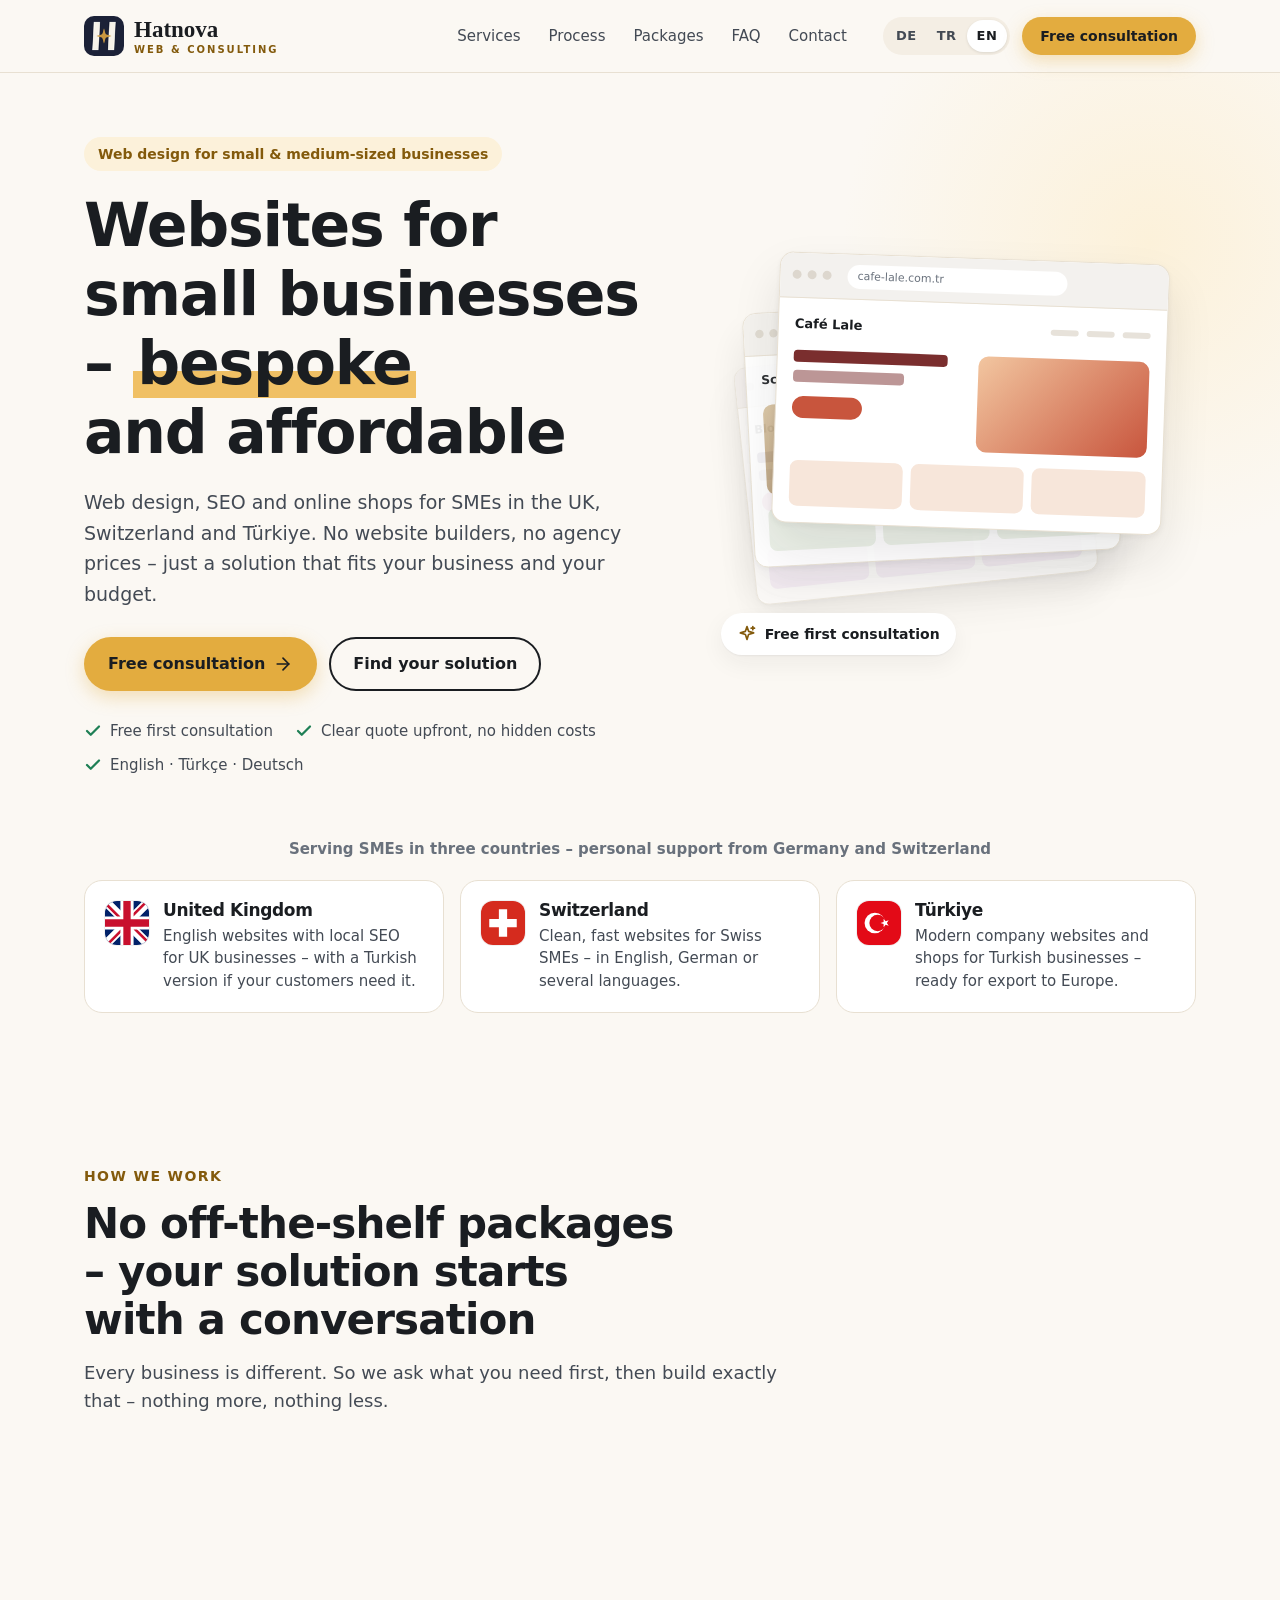
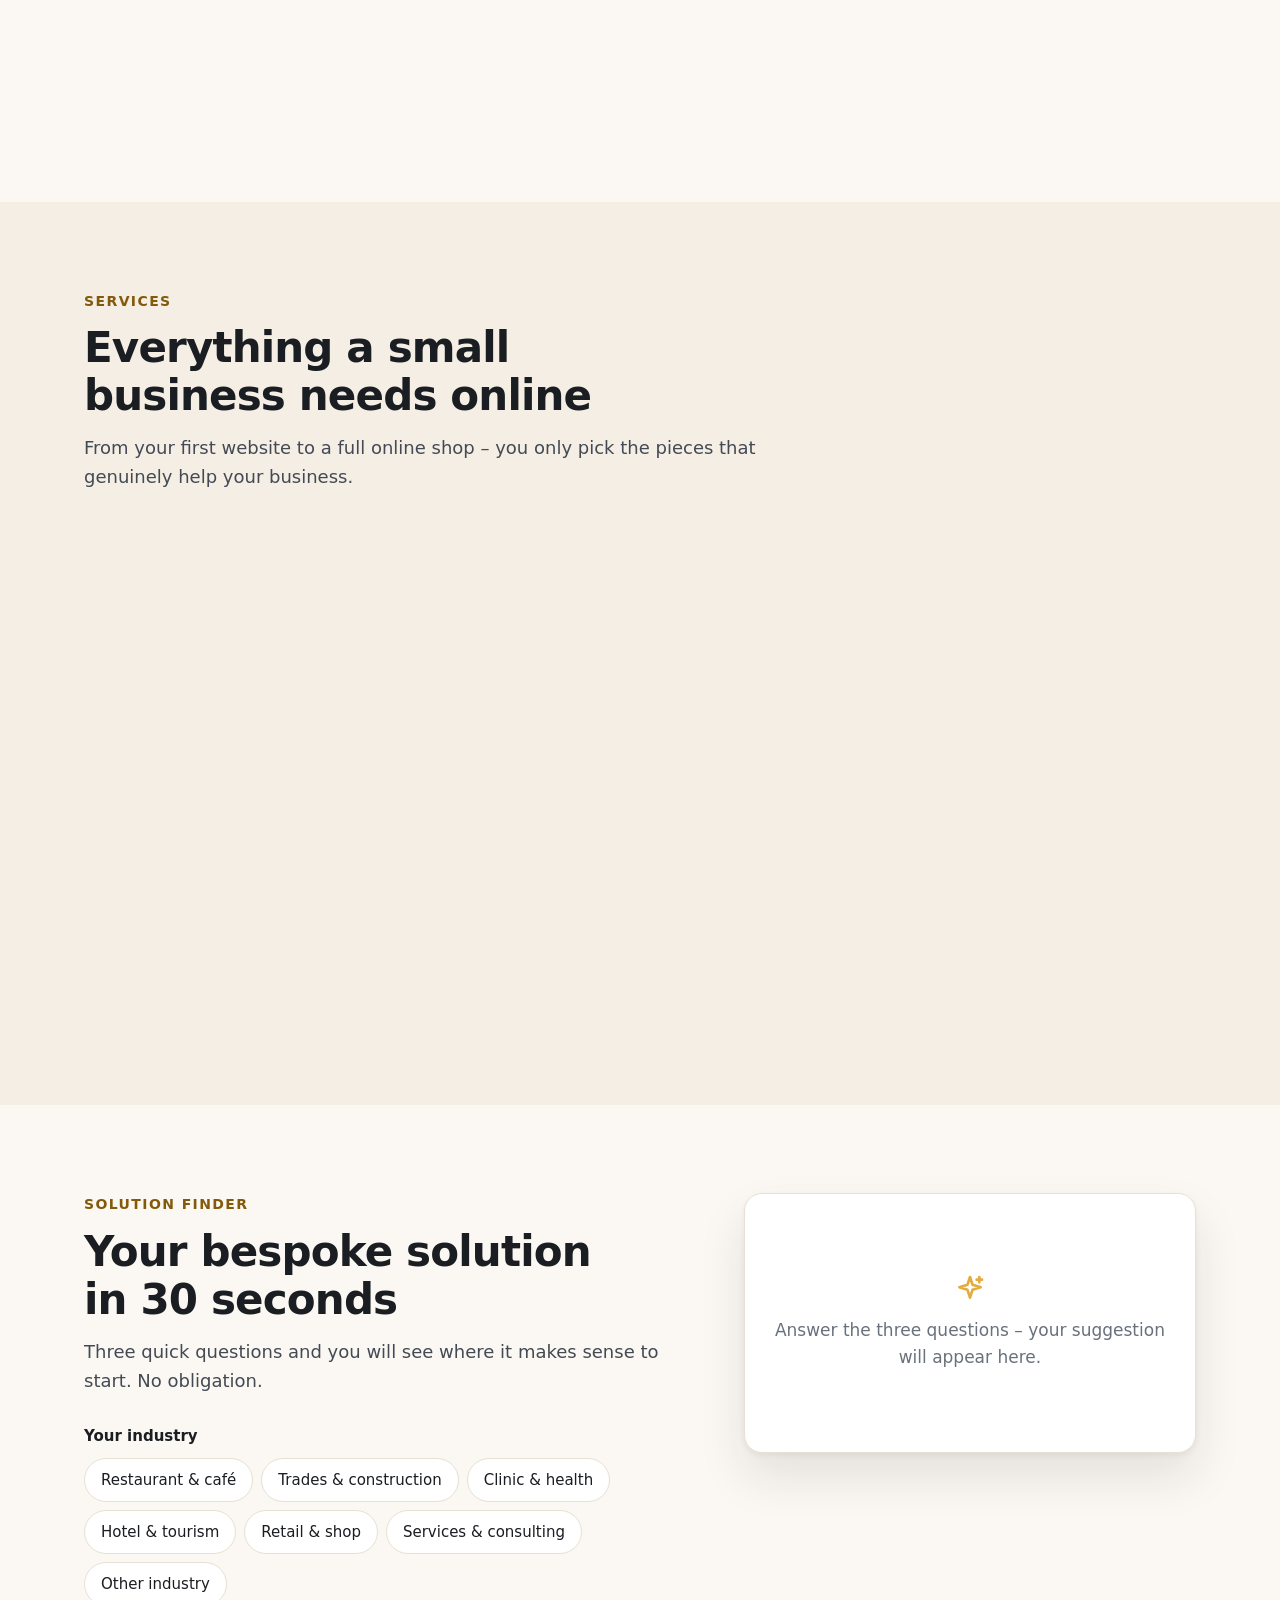
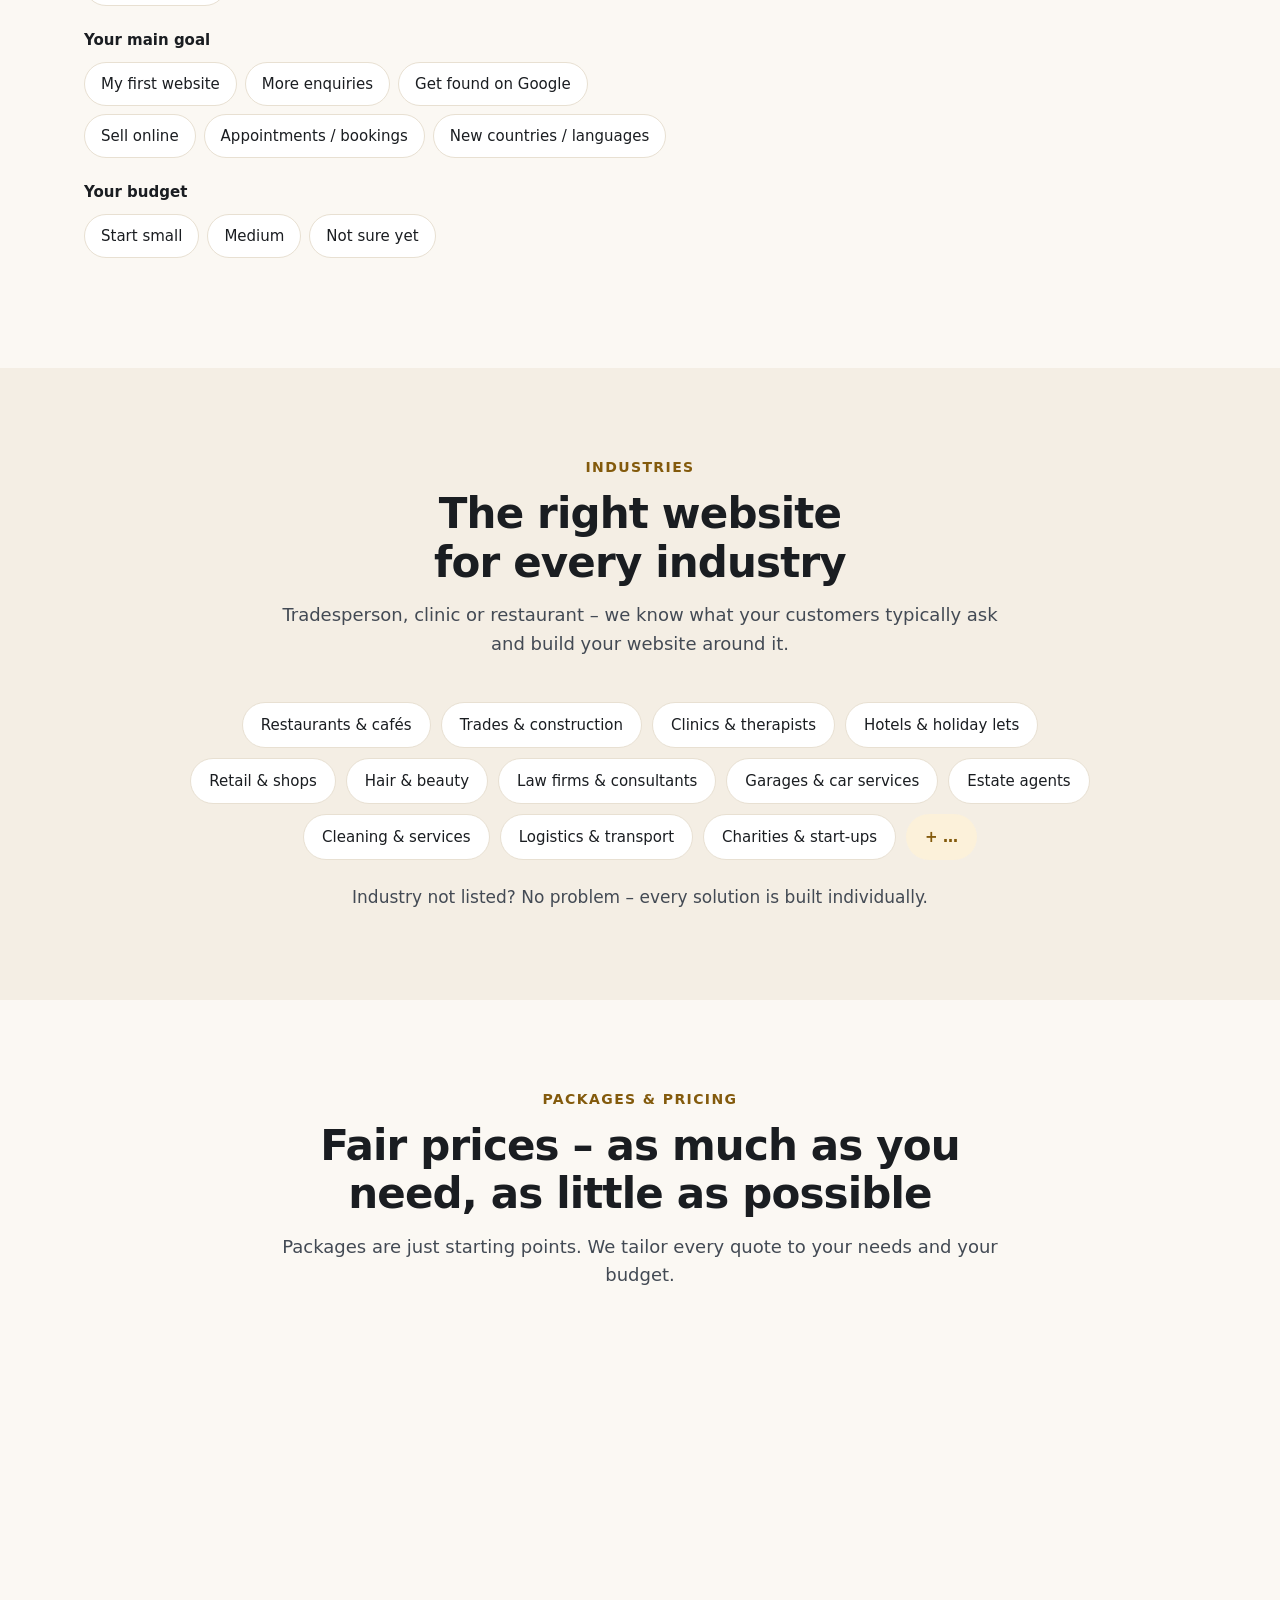
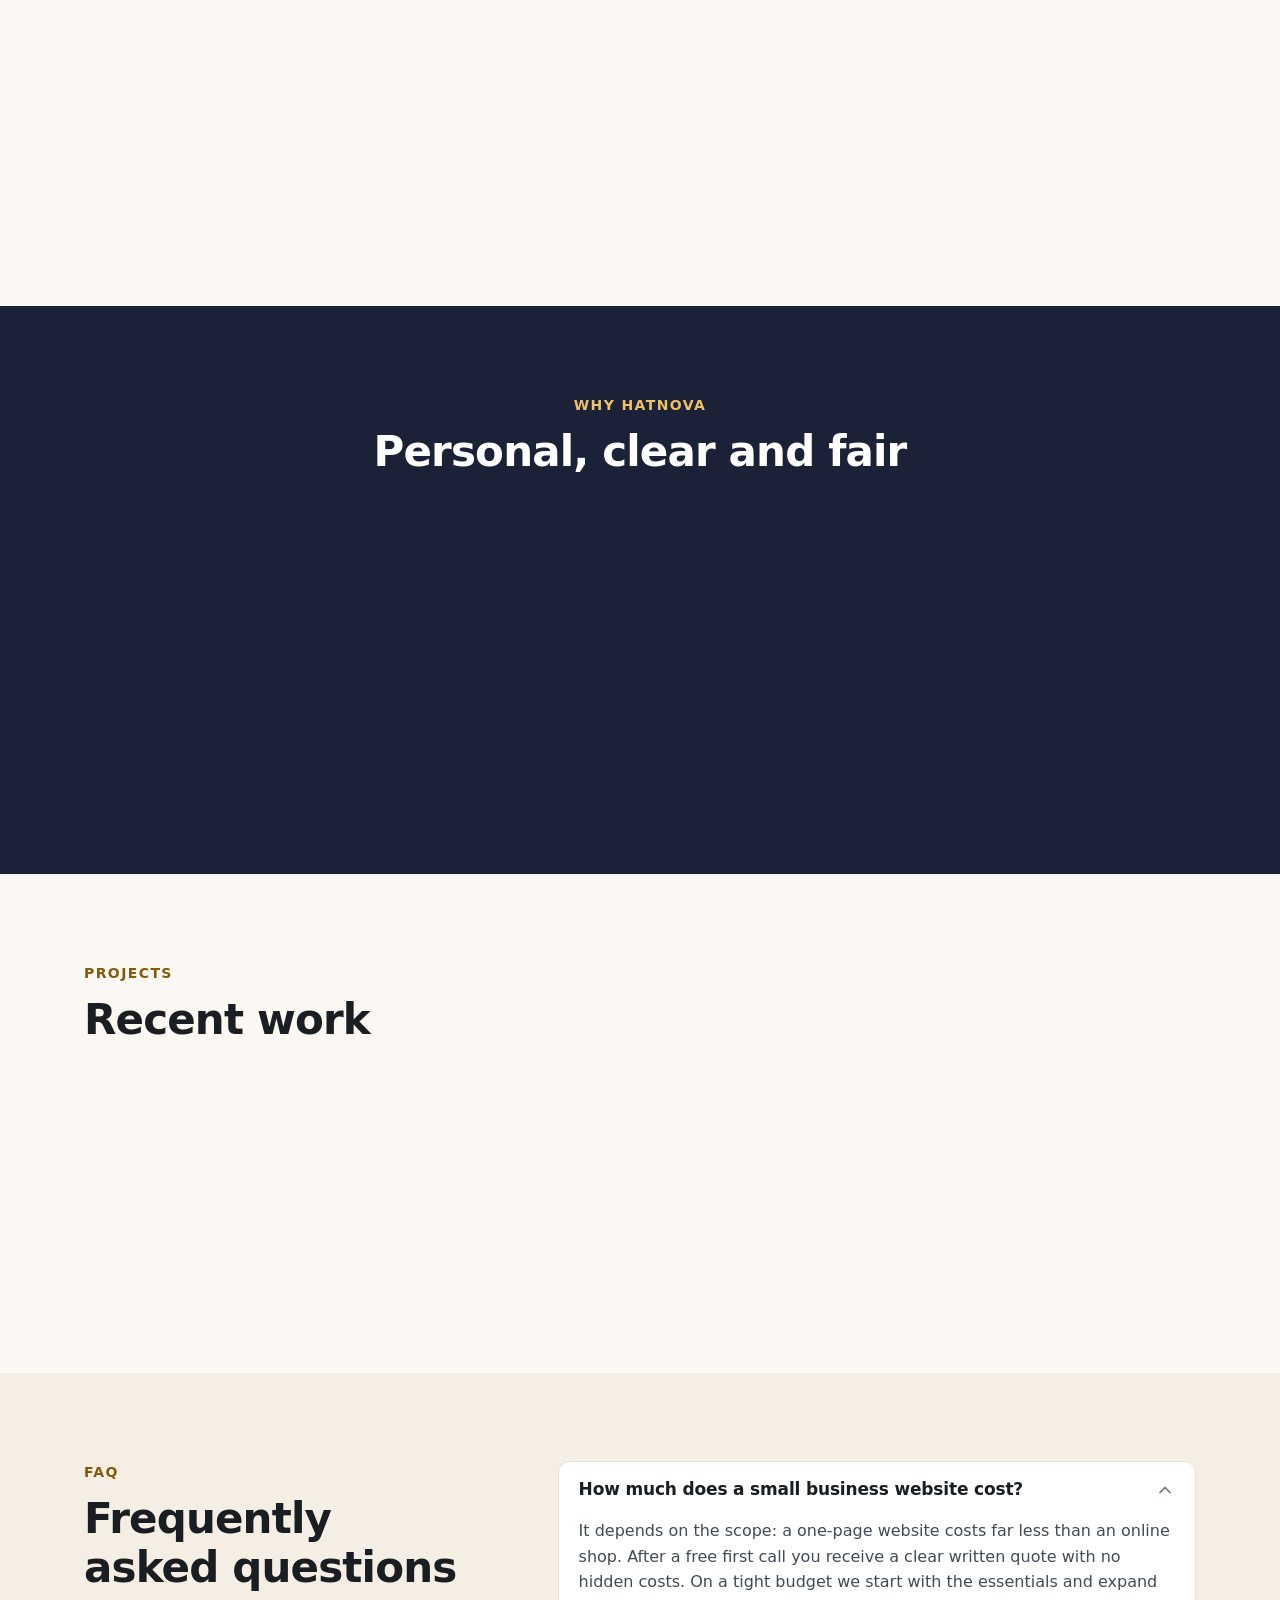
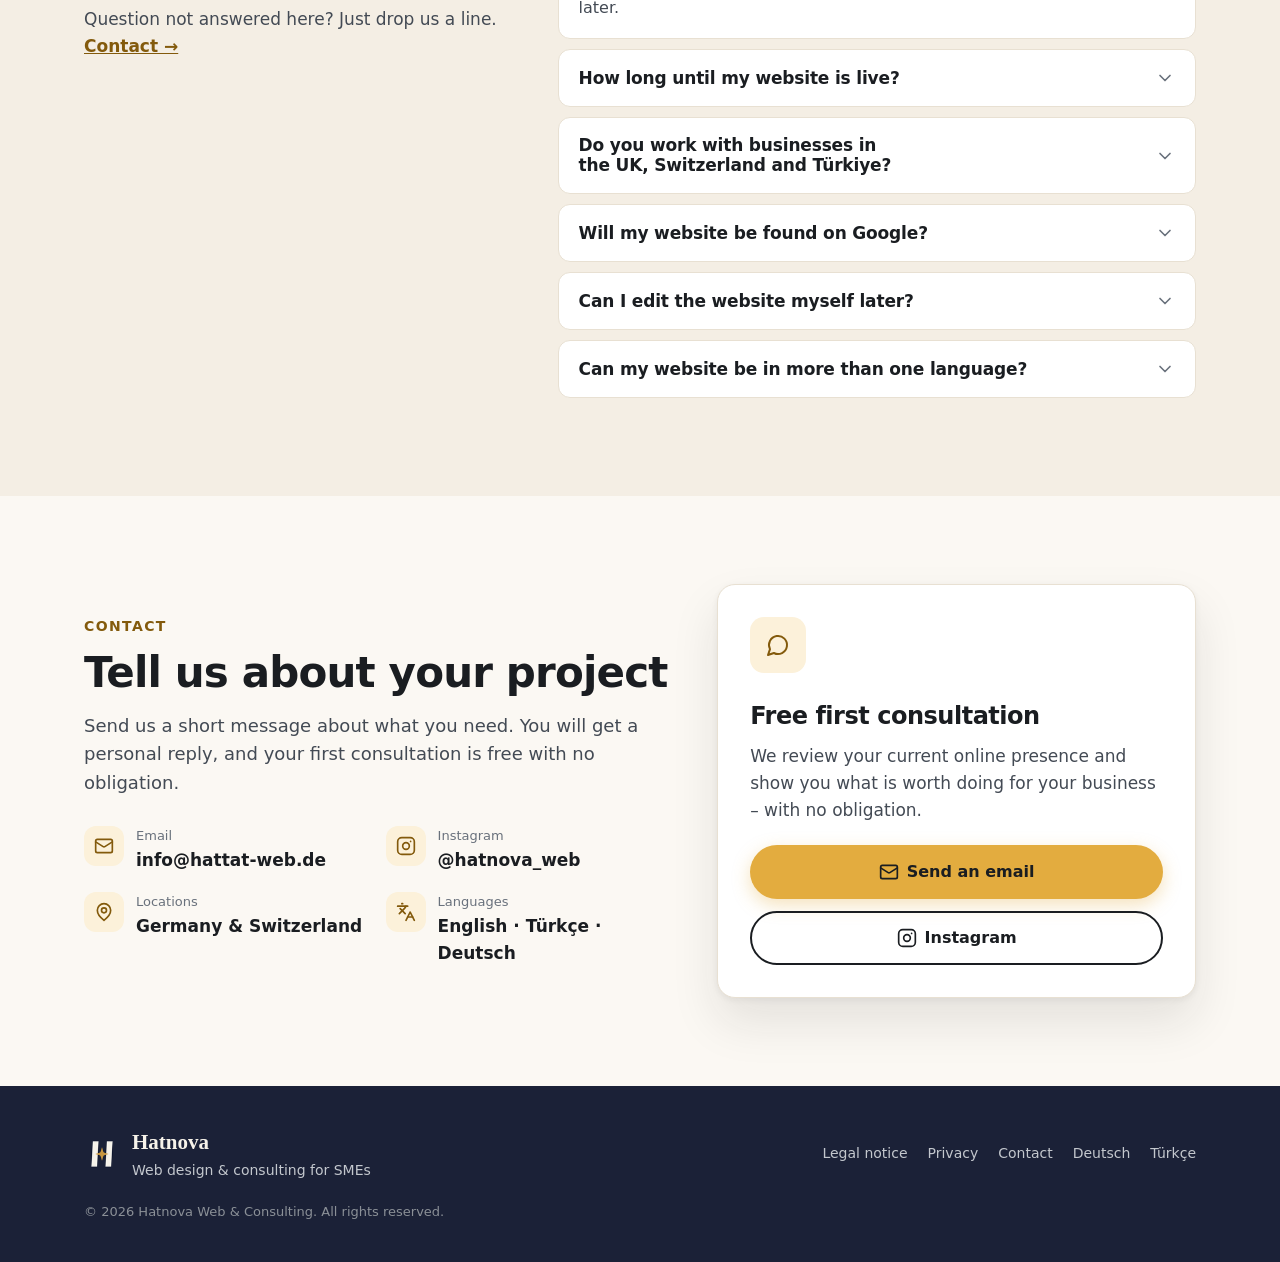
<file: index.html>
<!DOCTYPE html>
<html lang="en" data-root="1">
<head>
<meta charset="UTF-8">
<meta name="viewport" content="width=device-width, initial-scale=1">
<title>Affordable Web Design for Small Businesses | Hatnova Web</title>
<meta name="description" content="Bespoke websites, local SEO and online shops for small businesses in the UK, Switzerland and Türkiye. Free consultation, fair prices, no templates.">
<meta name="robots" content="index, follow, max-image-preview:large">
<meta name="referrer" content="strict-origin-when-cross-origin">
<meta http-equiv="Content-Security-Policy" content="default-src 'self'; script-src 'self' 'sha256-PcSUf7aUd9SEFKJdrBlBeCEbjsuFSA8v6JGTnsPnmcI='; style-src 'self' 'sha256-M2/fQ9iyDCOgieNwV9/EhET3MRyS0VQzbaHqveqZ9PA='; img-src 'self' data:; connect-src 'self' https://api.country.is; base-uri 'self'; form-action 'self' mailto:; object-src 'none'">
<link rel="canonical" href="https://hattat-web.de/">
<link rel="alternate" hreflang="en" href="https://hattat-web.de/">
<link rel="alternate" hreflang="de" href="https://hattat-web.de/de/">
<link rel="alternate" hreflang="tr" href="https://hattat-web.de/tr/">
<link rel="alternate" hreflang="x-default" href="https://hattat-web.de/">
<meta name="theme-color" content="#FBF8F3">
<link rel="icon" href="assets/mark-32.png" sizes="32x32" type="image/png">
<link rel="icon" href="assets/mark-192.png" sizes="192x192" type="image/png">
<link rel="apple-touch-icon" href="assets/mark-180.png">
<link rel="manifest" href="site.webmanifest">
<meta property="og:type" content="website">
<meta property="og:site_name" content="Hatnova Web & Consulting">
<meta property="og:title" content="Affordable Web Design for Small Businesses | Hatnova Web">
<meta property="og:description" content="Bespoke websites, local SEO and online shops for small businesses in the UK, Switzerland and Türkiye. Free consultation, fair prices, no templates.">
<meta property="og:url" content="https://hattat-web.de/">
<meta property="og:image" content="https://hattat-web.de/assets/og-image.jpg">
<meta property="og:image:width" content="1200">
<meta property="og:image:height" content="630">
<meta property="og:locale" content="en_GB">
<meta property="og:locale:alternate" content="de_DE">
<meta property="og:locale:alternate" content="tr_TR">
<meta name="twitter:card" content="summary_large_image">
<style>html.geo-pending body{visibility:hidden;animation:geo-reveal 0s 2.2s forwards}@keyframes geo-reveal{to{visibility:visible}}</style>
<script>/* Hatnova – Spracherkennung anhand der IP (Land) mit Fallbacks.
   Läuft inline im <head>, damit die Weiterleitung auf "/" ohne Flackern passiert.
   Reihenfolge:
   1. Manuell gewählte Sprache (localStorage "hatnova_lang") gewinnt immer.
   2. Land per IP: zuerst /cdn-cgi/trace (nur wenn Cloudflare vorgeschaltet ist – first-party,
      keine Daten an Dritte), sonst api.country.is.
   3. Fällt alles aus: Browsersprache, sonst Englisch.
   Suchmaschinen-Bots werden nie umgeleitet (Google crawlt aus den USA → sieht EN = x-default). */
(function (w, d) {
  var CFG = {
    tryCloudflare: false,          // auf true setzen, sobald Cloudflare vorgeschaltet ist (first-party, ohne Drittanbieter)
    geoApi: "https://api.country.is/",
    timeout: 1200,
    browserTurkishWins: true       // Türkischsprachige Browser (z. B. Diaspora in DE/CH/UK) → TR
  };
  var KEY = "hatnova_lang", CC = "hatnova_cc";
  var BOT = /bot|crawl|spider|slurp|lighthouse|pagespeed|bingpreview|facebookexternalhit|embedly|whatsapp|telegram|preview|headless/i;

  function ls(k, v) { try { if (v === undefined) return localStorage.getItem(k); localStorage.setItem(k, v); } catch (e) { return null; } }
  function ss(k, v) { try { if (v === undefined) return sessionStorage.getItem(k); sessionStorage.setItem(k, v); } catch (e) { return null; } }
  function browserLang() { return ((navigator.languages && navigator.languages[0]) || navigator.language || "").toLowerCase(); }

  function langFor(country) {
    var b = browserLang();
    if (CFG.browserTurkishWins && b.indexOf("tr") === 0) return "tr";
    if (!country) return b.indexOf("tr") === 0 ? "tr" : b.indexOf("de") === 0 ? "de" : "en";
    if (country === "TR") return "tr";
    if (country === "CH") return /^(fr|it)/.test(b) ? "en" : "de"; // Romandie/Tessin → EN
    if (country === "DE" || country === "AT" || country === "LI") return "de";
    return "en"; // GB und Rest der Welt
  }

  function get(url, parse, cb) {
    var done = false, ctl = w.AbortController ? new AbortController() : null;
    var t = setTimeout(function () { if (!done) { done = true; if (ctl) ctl.abort(); cb(null); } }, CFG.timeout);
    if (!w.fetch) { clearTimeout(t); return cb(null); }
    fetch(url, { signal: ctl ? ctl.signal : undefined, credentials: "omit", cache: "no-store" })
      .then(function (r) { if (!r.ok) throw 0; return r.text(); })
      .then(function (txt) { if (done) return; done = true; clearTimeout(t); cb(parse(txt)); })
      .catch(function () { if (done) return; done = true; clearTimeout(t); cb(null); });
  }
  function valid(c) { return c && /^[A-Z]{2}$/.test(c) ? c : null; }

  function country(cb) {
    var cached = ss(CC);
    if (cached) return cb(cached === "-" ? null : cached);
    function api() {
      get(CFG.geoApi, function (t) { try { return valid(JSON.parse(t).country); } catch (e) { return null; } }, fin);
    }
    function fin(c) { ss(CC, c || "-"); cb(c); }
    if (CFG.tryCloudflare) {
      get("/cdn-cgi/trace", function (t) { var m = /(?:^|\n)loc=([A-Z]{2})/.exec(t); return m ? valid(m[1]) : null; },
        function (c) { c ? fin(c) : api(); });
    } else api();
  }

  // ?geotest in der URL schaltet die Bot-Erkennung zum Testen ab
  var isBot = !/[?&]geotest/.test(location.search) && (BOT.test(navigator.userAgent || "") || navigator.webdriver === true);

  w.HatnovaGeo = {
    isBot: isBot,
    pref: function (v) { return ls(KEY, v); },
    detect: function (cb) { country(function (c) { cb(langFor(c), c); }); },
    langFor: langFor
  };

  // Nur die Startseite "/" leitet automatisch weiter. Unterseiten (/de/, /tr/) bleiben,
  // wo sie sind – dort erscheint höchstens ein dezenter Sprachhinweis (app.js).
  var root = d.documentElement.getAttribute("data-root") === "1";
  if (!root || isBot) return;
  var q = /[?&]lang=(de|tr|en)\b/.exec(location.search);
  if (q) ls(KEY, q[1]);
  var p = ls(KEY);
  var idx = location.protocol === "file:" ? "index.html" : ""; // lokal geöffnet → Datei direkt ansteuern
  var PATHS = { de: "de/" + idx, tr: "tr/" + idx };
  if (p) { if (PATHS[p]) location.replace(PATHS[p] + location.hash); return; }

  d.documentElement.className += " geo-pending";
  function reveal() { d.documentElement.className = d.documentElement.className.replace(" geo-pending", ""); }
  var cap = setTimeout(reveal, 2000);
  w.HatnovaGeo.detect(function (lang) {
    clearTimeout(cap);
    if (PATHS[lang]) location.replace(PATHS[lang] + location.hash);
    else reveal();
  });
})(window, document);
</script>
<link rel="stylesheet" href="assets/style.css?v=20261029">
<script src="assets/app.js?v=20261029" defer></script>
<script type="application/ld+json">{"@context":"https://schema.org","@graph":[{"@type":"ProfessionalService","@id":"https://hattat-web.de/#org","name":"Hatnova Web & Consulting","alternateName":"Hatnova Web","url":"https://hattat-web.de/","logo":"https://hattat-web.de/assets/mark-512.png","image":"https://hattat-web.de/assets/og-image.jpg","email":"info@hattat-web.de","description":"Bespoke websites, local SEO and online shops for small businesses in the UK, Switzerland and Türkiye. Free consultation, fair prices, no templates.","address":{"@type":"PostalAddress","addressCountry":"DE"},"areaServed":[{"@type":"Country","name":"Switzerland"},{"@type":"Country","name":"Türkiye"},{"@type":"Country","name":"United Kingdom"},{"@type":"Country","name":"Germany"}],"knowsLanguage":["de","tr","en"],"sameAs":["https://www.instagram.com/hatnova_web/"],"makesOffer":[{"@type":"Offer","itemOffered":{"@type":"Service","name":"Small business websites","description":"Modern, mobile-friendly company websites or one-pagers – designed for you, not built from a template."}},{"@type":"Offer","itemOffered":{"@type":"Service","name":"SEO & local visibility","description":"Get found on Google: keyword research, Google Business Profile and local search in your area."}},{"@type":"Offer","itemOffered":{"@type":"Service","name":"E-commerce websites","description":"Sell online with a clear, secure shop that you can easily manage yourself."}},{"@type":"Offer","itemOffered":{"@type":"Service","name":"Multilingual websites","description":"English, Turkish, German – ideal for businesses with international or multilingual customers."}},{"@type":"Offer","itemOffered":{"@type":"Service","name":"Booking & web apps","description":"Online appointments, reservations, enquiry forms or small tools that save you time."}},{"@type":"Offer","itemOffered":{"@type":"Service","name":"Digital consulting","description":"Honest advice on what is worth it for your business and what is not – in plain English."}}]},{"@type":"WebSite","@id":"https://hattat-web.de/#website","url":"https://hattat-web.de/","name":"Hatnova Web & Consulting","inLanguage":["en","de","tr"],"publisher":{"@id":"https://hattat-web.de/#org"}},{"@type":"WebPage","url":"https://hattat-web.de/","name":"Affordable Web Design for Small Businesses | Hatnova Web","inLanguage":"en","isPartOf":{"@id":"https://hattat-web.de/#website"},"about":{"@id":"https://hattat-web.de/#org"}},{"@type":"FAQPage","inLanguage":"en","mainEntity":[{"@type":"Question","name":"How much does a small business website cost?","acceptedAnswer":{"@type":"Answer","text":"It depends on the scope: a one-page website costs far less than an online shop. After a free first call you receive a clear written quote with no hidden costs. On a tight budget we start with the essentials and expand later."}},{"@type":"Question","name":"How long until my website is live?","acceptedAnswer":{"@type":"Answer","text":"A one-page website is often ready within a few weeks; larger websites or shops take longer. We agree the exact timeline together."}},{"@type":"Question","name":"Do you work with businesses in the UK, Switzerland and Türkiye?","acceptedAnswer":{"@type":"Answer","text":"Yes. We work with SMEs in the UK, Switzerland, Türkiye and Germany. Meetings take place by video call, phone or email – in English, Turkish or German."}},{"@type":"Question","name":"Will my website be found on Google?","acceptedAnswer":{"@type":"Answer","text":"Every website is built to be technically clean and search-engine friendly. We choose keywords your customers really use and, on request, set up your Google Business Profile for local search."}},{"@type":"Question","name":"Can I edit the website myself later?","acceptedAnswer":{"@type":"Answer","text":"Yes, if you like. We set things up so you can change text, images or offers yourself – or we look after it for you."}},{"@type":"Question","name":"Can my website be in more than one language?","acceptedAnswer":{"@type":"Answer","text":"Yes. We build websites in English, Turkish and German – also combined, with each language found separately on Google."}}]}]}</script>
</head>
<body>
<a class="skip" href="#main">Skip to content</a>

<div class="langbar" id="langbar" hidden>
  <div class="wrap langbar-in">
    <span id="langbar-text"></span>
    <a id="langbar-go" class="langbar-go" href="./"></a>
    <button type="button" class="langbar-x" id="langbar-x" aria-label=""><svg class="i" viewBox="0 0 24 24" aria-hidden="true"><path d="M18 6 6 18M6 6l12 12"/></svg></button>
  </div>
</div>

<header class="site-header" id="top">
  <div class="wrap header-in">
    <a class="brand" href="./" aria-label="Hatnova Web & Consulting">
      <img src="assets/mark-64.png" width="40" height="40" alt="">
      <span class="brand-txt"><strong>Hatnova</strong><small>WEB &amp; CONSULTING</small></span>
    </a>
    <nav class="nav" id="nav" aria-label="Main">
      <a href="#leistungen">Services</a>
      <a href="#ablauf">Process</a>
      <a href="#pakete">Packages</a>
      <a href="#faq">FAQ</a>
      <a href="#kontakt">Contact</a>
    </nav>
    <div class="header-actions">
      <div class="langs" role="navigation" aria-label="Language">
<a href="de/" hreflang="de" lang="de" data-lang="de" title="Deutsch">DE</a><a href="tr/" hreflang="tr" lang="tr" data-lang="tr" title="Türkçe">TR</a><a href="./" hreflang="en" lang="en" data-lang="en" aria-current="true" class="on" title="English">EN</a>      </div>
      <a class="btn btn-gold btn-sm hide-sm" href="#kontakt">Free consultation</a>
      <button class="burger" id="burger" type="button" aria-controls="nav" aria-expanded="false" aria-label="Menu"><svg class="i" viewBox="0 0 24 24" aria-hidden="true"><path d="M4 6h16M4 12h16M4 18h16"/></svg></button>
    </div>
  </div>
</header>

<main id="main">

<!-- HERO -->
<section class="hero">
  <div class="wrap hero-grid">
    <div class="hero-copy">
      <p class="eyebrow">Web design for small &amp; medium-sized businesses</p>
      <h1>Websites for small businesses – <mark>bespoke</mark> and affordable</h1>
      <p class="lead">Web design, SEO and online shops for SMEs in the UK, Switzerland and Türkiye. No website builders, no agency prices – just a solution that fits your business and your budget.</p>
      <div class="btn-row">
        <a class="btn btn-gold" href="#kontakt">Free consultation <svg class="i" viewBox="0 0 24 24" aria-hidden="true"><path d="M5 12h14"/><path d="m12 5 7 7-7 7"/></svg></a>
        <a class="btn btn-ghost" href="#finder">Find your solution</a>
      </div>
      <ul class="checks">
<li><svg class="i" viewBox="0 0 24 24" aria-hidden="true"><path d="M20 6 9 17l-5-5"/></svg>Free first consultation</li><li><svg class="i" viewBox="0 0 24 24" aria-hidden="true"><path d="M20 6 9 17l-5-5"/></svg>Clear quote upfront, no hidden costs</li><li><svg class="i" viewBox="0 0 24 24" aria-hidden="true"><path d="M20 6 9 17l-5-5"/></svg>English · Türkçe · Deutsch</li>      </ul>
    </div>
    <div class="hero-visual" aria-label="Examples: three businesses, three bespoke websites" role="img">
      <div class="mock m1">
        <div class="mock-bar"><i></i><i></i><i></i><span>cafe-lale.com.tr</span></div>
        <div class="mock-body">
          <div class="mk-nav"><b>Café Lale</b><span></span><span></span><span></span></div>
          <div class="mk-hero"><div class="mk-l"><em></em><em class="s"></em><u></u></div><div class="mk-img"></div></div>
          <div class="mk-cards"><span></span><span></span><span></span></div>
        </div>
      </div>
      <div class="mock m2">
        <div class="mock-bar"><i></i><i></i><i></i><span>schreinerei-huber.ch</span></div>
        <div class="mock-body">
          <div class="mk-nav"><b>Schreinerei Huber</b><span></span><span></span></div>
          <div class="mk-hero"><div class="mk-img"></div><div class="mk-l"><em></em><em class="s"></em><u></u></div></div>
          <div class="mk-cards"><span></span><span></span><span></span></div>
        </div>
      </div>
      <div class="mock m3">
        <div class="mock-bar"><i></i><i></i><i></i><span>bloom-florist.co.uk</span></div>
        <div class="mock-body">
          <div class="mk-nav"><b>Bloom &amp; Co.</b><span></span><span></span><span></span></div>
          <div class="mk-hero"><div class="mk-l"><em></em><em class="s"></em><u></u></div><div class="mk-img"></div></div>
          <div class="mk-cards"><span></span><span></span><span></span></div>
        </div>
      </div>
      <div class="hero-badge"><svg class="i" viewBox="0 0 24 24" aria-hidden="true"><path d="M12 3l1.9 5.8L20 10.7l-6.1 1.9L12 18.5l-1.9-5.9L4 10.7l6.1-1.9z"/><path d="M19 3v4M17 5h4"/></svg><span>Free first consultation</span></div>
    </div>
  </div>
</section>

<!-- MÄRKTE -->
<section class="markets" aria-labelledby="markets-h">
  <div class="wrap">
    <h2 id="markets-h" class="markets-h">Serving SMEs in three countries – personal support from Germany and Switzerland</h2>
    <div class="market-grid">
      <div class="market">
        <span class="flag"><svg viewBox="0 0 60 60" aria-hidden="true"><defs><clipPath id="gbt"><path d="M30,30 h30 v30 z v30 h-30 z h-30 v-30 z v-30 h30 z"/></clipPath></defs><rect width="60" height="60" fill="#012169"/><path d="M0,0 L60,60 M60,0 L0,60" stroke="#fff" stroke-width="12"/><path d="M0,0 L60,60 M60,0 L0,60" clip-path="url(#gbt)" stroke="#C8102E" stroke-width="7"/><path d="M30,0 v60 M0,30 h60" stroke="#fff" stroke-width="18"/><path d="M30,0 v60 M0,30 h60" stroke="#C8102E" stroke-width="10"/></svg></span>
        <div><h3>United Kingdom</h3><p>English websites with local SEO for UK businesses – with a Turkish version if your customers need it.</p></div>
      </div>
      <div class="market">
        <span class="flag"><svg viewBox="0 0 32 32" aria-hidden="true"><rect width="32" height="32" fill="#D52B1E"/><path d="M13 6h6v7h7v6h-7v7h-6v-7H6v-6h7z" fill="#fff"/></svg></span>
        <div><h3>Switzerland</h3><p>Clean, fast websites for Swiss SMEs – in English, German or several languages.</p></div>
      </div>
      <div class="market">
        <span class="flag"><svg viewBox="0 0 32 32" aria-hidden="true"><rect width="32" height="32" fill="#E30A17"/><circle cx="13" cy="16" r="7.5" fill="#fff"/><circle cx="15" cy="16" r="6" fill="#E30A17"/><polygon fill="#fff" points="17.10,16.00 19.35,15.24 19.38,12.86 20.80,14.76 23.07,14.06 21.70,16.00 23.07,17.94 20.80,17.24 19.38,19.14 19.35,16.76"/></svg></span>
        <div><h3>Türkiye</h3><p>Modern company websites and shops for Turkish businesses – ready for export to Europe.</p></div>
      </div>
    </div>
  </div>
</section>

<!-- ABLAUF -->
<section class="sec" id="ablauf">
  <div class="wrap">
    <div class="sec-head">
      <p class="tag">How we work</p>
      <h2>No off-the-shelf packages – your solution starts with a conversation</h2>
      <p class="sec-lead">Every business is different. So we ask what you need first, then build exactly that – nothing more, nothing less.</p>
    </div>
    <ol class="steps">
      <li class="step reveal"><span class="step-n">1</span><h3>Listen</h3><p>In a free first call we talk through your goals, customers, budget and timeline – in English, Turkish or German.</p></li>
      <li class="step reveal"><span class="step-n">2</span><h3>Proposal &amp; quote</h3><p>You get a concrete proposal with a clear price. If budget is tight, we plan the project in stages.</p></li>
      <li class="step reveal"><span class="step-n">3</span><h3>Build &amp; support</h3><p>We design, write search-friendly copy and go live. Afterwards we stay your direct point of contact.</p></li>
    </ol>
  </div>
</section>

<!-- LEISTUNGEN -->
<section class="sec sec-alt" id="leistungen">
  <div class="wrap">
    <div class="sec-head">
      <p class="tag">Services</p>
      <h2>Everything a small business needs online</h2>
      <p class="sec-lead">From your first website to a full online shop – you only pick the pieces that genuinely help your business.</p>
    </div>
    <div class="cards3">
      <article class="card reveal">
        <span class="ico"><svg class="i" viewBox="0 0 24 24" aria-hidden="true"><circle cx="12" cy="12" r="10"/><path d="M2 12h20"/><path d="M12 2a15.3 15.3 0 0 1 4 10 15.3 15.3 0 0 1-4 10 15.3 15.3 0 0 1-4-10 15.3 15.3 0 0 1 4-10z"/></svg></span>
        <h3>Small business websites</h3>
        <p>Modern, mobile-friendly company websites or one-pagers – designed for you, not built from a template.</p>
      </article>
      <article class="card reveal">
        <span class="ico"><svg class="i" viewBox="0 0 24 24" aria-hidden="true"><circle cx="11" cy="11" r="8"/><path d="m21 21-4.3-4.3"/></svg></span>
        <h3>SEO &amp; local visibility</h3>
        <p>Get found on Google: keyword research, Google Business Profile and local search in your area.</p>
      </article>
      <article class="card reveal">
        <span class="ico"><svg class="i" viewBox="0 0 24 24" aria-hidden="true"><circle cx="8" cy="21" r="1"/><circle cx="19" cy="21" r="1"/><path d="M2.05 2.05h2l2.66 12.42a2 2 0 0 0 2 1.58h9.78a2 2 0 0 0 1.95-1.57l1.65-7.43H5.12"/></svg></span>
        <h3>E-commerce websites</h3>
        <p>Sell online with a clear, secure shop that you can easily manage yourself.</p>
      </article>
      <article class="card reveal">
        <span class="ico"><svg class="i" viewBox="0 0 24 24" aria-hidden="true"><path d="m5 8 6 6"/><path d="m4 14 6-6 2-3"/><path d="M2 5h12"/><path d="M7 2h1"/><path d="m22 22-5-10-5 10"/><path d="M14 18h6"/></svg></span>
        <h3>Multilingual websites</h3>
        <p>English, Turkish, German – ideal for businesses with international or multilingual customers.</p>
      </article>
      <article class="card reveal">
        <span class="ico"><svg class="i" viewBox="0 0 24 24" aria-hidden="true"><rect x="3" y="4" width="18" height="18" rx="2"/><path d="M16 2v4M8 2v4M3 10h18"/><path d="m9 16 2 2 4-4"/></svg></span>
        <h3>Booking &amp; web apps</h3>
        <p>Online appointments, reservations, enquiry forms or small tools that save you time.</p>
      </article>
      <article class="card reveal">
        <span class="ico"><svg class="i" viewBox="0 0 24 24" aria-hidden="true"><path d="M15 14c.2-1 .7-1.7 1.5-2.5 1-.9 1.5-2.2 1.5-3.5A6 6 0 0 0 6 8c0 1 .2 2.2 1.5 3.5.7.7 1.3 1.5 1.5 2.5"/><path d="M9 18h6M10 22h4"/></svg></span>
        <h3>Digital consulting</h3>
        <p>Honest advice on what is worth it for your business and what is not – in plain English.</p>
      </article>
    </div>
  </div>
</section>

<!-- LÖSUNGSFINDER -->
<section class="sec" id="finder">
  <div class="wrap finder">
    <div class="finder-q">
      <p class="tag">Solution finder</p>
      <h2>Your bespoke solution in 30 seconds</h2>
      <p class="sec-lead">Three quick questions and you will see where it makes sense to start. No obligation.</p>
      <form id="finder-form" class="finder-form">
        <fieldset><legend>Your industry</legend>
          <div class="chips"><label><input type="radio" name="ind" value="food"><span>Restaurant &amp; café</span></label><label><input type="radio" name="ind" value="trade"><span>Trades &amp; construction</span></label><label><input type="radio" name="ind" value="health"><span>Clinic &amp; health</span></label><label><input type="radio" name="ind" value="hotel"><span>Hotel &amp; tourism</span></label><label><input type="radio" name="ind" value="retail"><span>Retail &amp; shop</span></label><label><input type="radio" name="ind" value="service"><span>Services &amp; consulting</span></label><label><input type="radio" name="ind" value="other"><span>Other industry</span></label></div>
        </fieldset>
        <fieldset><legend>Your main goal</legend>
          <div class="chips"><label><input type="radio" name="goal" value="start"><span>My first website</span></label><label><input type="radio" name="goal" value="leads"><span>More enquiries</span></label><label><input type="radio" name="goal" value="google"><span>Get found on Google</span></label><label><input type="radio" name="goal" value="sell"><span>Sell online</span></label><label><input type="radio" name="goal" value="book"><span>Appointments / bookings</span></label><label><input type="radio" name="goal" value="intl"><span>New countries / languages</span></label></div>
        </fieldset>
        <fieldset><legend>Your budget</legend>
          <div class="chips"><label><input type="radio" name="budget" value="small"><span>Start small</span></label><label><input type="radio" name="budget" value="mid"><span>Medium</span></label><label><input type="radio" name="budget" value="open"><span>Not sure yet</span></label></div>
        </fieldset>
      </form>
    </div>
    <aside class="finder-r" aria-live="polite">
      <div class="result" id="finder-result">
        <p class="result-empty" id="finder-empty"><svg class="i" viewBox="0 0 24 24" aria-hidden="true"><path d="M12 3l1.9 5.8L20 10.7l-6.1 1.9L12 18.5l-1.9-5.9L4 10.7l6.1-1.9z"/><path d="M19 3v4M17 5h4"/></svg><span>Answer the three questions – your suggestion will appear here.</span></p>
        <div id="finder-out" hidden>
          <p class="result-k">Our suggestion for you</p>
          <h3 id="finder-pkg"></h3>
          <ul id="finder-list" class="ticks"></ul>
          <p id="finder-staged" class="staged" hidden></p>
          <a id="finder-cta" class="btn btn-gold btn-block" href="mailto:info@hattat-web.de"><svg class="i" viewBox="0 0 24 24" aria-hidden="true"><rect x="2" y="4" width="20" height="16" rx="2"/><path d="m22 7-8.97 5.7a1.94 1.94 0 0 1-2.06 0L2 7"/></svg> Send an enquiry with these details</a>
          <p class="result-note">This is a first suggestion. We tailor everything to your business when we talk.</p>
        </div>
      </div>
    </aside>
  </div>
  <script type="application/json" id="finder-data">{"industries": {"food": ["Restaurant & café", ["Mobile-friendly online menu", "One-click booking or ordering"]], "trade": ["Trades & construction", ["Before/after project gallery", "Enquiry form with photo upload"]], "health": ["Clinic & health", ["Online appointment booking", "Treatments explained clearly"]], "hotel": ["Hotel & tourism", ["Direct bookings without portal fees", "Photo gallery & local tips"]], "retail": ["Retail & shop", ["Product catalogue or online shop", "Opening hours & offers kept current"]], "service": ["Services & consulting", ["Clear service pages with price ranges", "Trust through customer reviews"]], "other": ["Other industry", ["Structure built around your processes", "Features based on your needs"]]}, "goals": {"start": ["My first website", ["A professional presence, quickly"]], "leads": ["More enquiries", ["Clear ways to get in touch on every page"]], "google": ["Get found on Google", ["Local SEO & Google Business Profile"]], "sell": ["Sell online", ["Online shop with secure payments"]], "book": ["Appointments / bookings", ["A booking system that saves you time"]], "intl": ["New countries / languages", ["Multilingual pages, each found on Google"]]}, "budgets": {"small": "Start small", "mid": "Medium", "open": "Not sure yet"}, "pkgs": {"start": "Starter package", "business": "Business package", "custom": "Bespoke package"}, "staged": "Tip: we start with the essentials and grow in stages – so it stays affordable.", "always": "Mobile-ready, fast & search-engine friendly", "mail_intro": "Hello Hatnova team,\n\nI am interested in a website. My answers from the solution finder:", "mail_outro": "\n\nPlease get in touch to arrange a free consultation.\n\nKind regards", "mail_labels": ["Industry", "Goal", "Budget", "Suggestion"], "email": "info@hattat-web.de"}</script>
</section>

<!-- BRANCHEN -->
<section class="sec sec-alt" id="branchen">
  <div class="wrap">
    <div class="sec-head center">
      <p class="tag">Industries</p>
      <h2>The right website for every industry</h2>
      <p class="sec-lead">Tradesperson, clinic or restaurant – we know what your customers typically ask and build your website around it.</p>
    </div>
    <ul class="ind-list">
<li>Restaurants &amp; cafés</li><li>Trades &amp; construction</li><li>Clinics &amp; therapists</li><li>Hotels &amp; holiday lets</li><li>Retail &amp; shops</li><li>Hair &amp; beauty</li><li>Law firms &amp; consultants</li><li>Garages &amp; car services</li><li>Estate agents</li><li>Cleaning &amp; services</li><li>Logistics &amp; transport</li><li>Charities &amp; start-ups</li>      <li class="ind-more">+ …</li>
    </ul>
    <p class="ind-note">Industry not listed? No problem – every solution is built individually.</p>
  </div>
</section>

<!-- PAKETE -->
<section class="sec" id="pakete">
  <div class="wrap">
    <div class="sec-head center">
      <p class="tag">Packages &amp; pricing</p>
      <h2>Fair prices – as much as you need, as little as possible</h2>
      <p class="sec-lead">Packages are just starting points. We tailor every quote to your needs and your budget.</p>
    </div>
    <div class="pkgs">
      <article class="pkg reveal">
        <h3>Starter</h3>
        <p class="pkg-for">For start-ups and small businesses that want to get online quickly.</p>
        <ul class="ticks"><li><svg class="i" viewBox="0 0 24 24" aria-hidden="true"><path d="M20 6 9 17l-5-5"/></svg>One-page website, mobile-ready</li><li><svg class="i" viewBox="0 0 24 24" aria-hidden="true"><path d="M20 6 9 17l-5-5"/></svg>Contact, call &amp; WhatsApp buttons</li><li><svg class="i" viewBox="0 0 24 24" aria-hidden="true"><path d="M20 6 9 17l-5-5"/></svg>Google Business Profile</li><li><svg class="i" viewBox="0 0 24 24" aria-hidden="true"><path d="M20 6 9 17l-5-5"/></svg>Basic SEO &amp; fast loading</li></ul>
        <p class="pkg-price">Priced by scope – clear quote after a free call</p>
        <a class="btn btn-ghost btn-block" href="mailto:info@hattat-web.de?subject=Request%20a%20quote%20%E2%80%93%20Starter">Request a quote</a>
      </article>
      <article class="pkg reveal pkg-hot">
<span class="pkg-badge">Popular</span>        <h3>Business</h3>
        <p class="pkg-for">For SMEs that want to win new customers through Google.</p>
        <ul class="ticks"><li><svg class="i" viewBox="0 0 24 24" aria-hidden="true"><path d="M20 6 9 17l-5-5"/></svg>Multi-page company website</li><li><svg class="i" viewBox="0 0 24 24" aria-hidden="true"><path d="M20 6 9 17l-5-5"/></svg>Copy written around target keywords</li><li><svg class="i" viewBox="0 0 24 24" aria-hidden="true"><path d="M20 6 9 17l-5-5"/></svg>Local SEO for your area</li><li><svg class="i" viewBox="0 0 24 24" aria-hidden="true"><path d="M20 6 9 17l-5-5"/></svg>Multilingual on request</li></ul>
        <p class="pkg-price">Priced by scope – clear quote after a free call</p>
        <a class="btn btn-gold btn-block" href="mailto:info@hattat-web.de?subject=Request%20a%20quote%20%E2%80%93%20Business">Request a quote</a>
      </article>
      <article class="pkg reveal">
        <h3>Bespoke</h3>
        <p class="pkg-for">For businesses with special processes or online sales.</p>
        <ul class="ticks"><li><svg class="i" viewBox="0 0 24 24" aria-hidden="true"><path d="M20 6 9 17l-5-5"/></svg>Online shop or booking system</li><li><svg class="i" viewBox="0 0 24 24" aria-hidden="true"><path d="M20 6 9 17l-5-5"/></svg>Web app &amp; integrations</li><li><svg class="i" viewBox="0 0 24 24" aria-hidden="true"><path d="M20 6 9 17l-5-5"/></svg>Several languages &amp; markets</li><li><svg class="i" viewBox="0 0 24 24" aria-hidden="true"><path d="M20 6 9 17l-5-5"/></svg>Grow step by step</li></ul>
        <p class="pkg-price">Priced by scope – clear quote after a free call</p>
        <a class="btn btn-ghost btn-block" href="mailto:info@hattat-web.de?subject=Request%20a%20quote%20%E2%80%93%20Bespoke">Request a quote</a>
      </article>
    </div>
  </div>
</section>

<!-- WARUM -->
<section class="sec sec-dark" id="vorteile">
  <div class="wrap">
    <div class="sec-head center">
      <p class="tag">Why Hatnova</p>
      <h2>Personal, clear and fair</h2>
    </div>
    <div class="cards4">
      <div class="why reveal"><span class="ico"><svg class="i" viewBox="0 0 24 24" aria-hidden="true"><circle cx="12" cy="8" r="5"/><path d="M20 21a8 8 0 0 0-16 0"/></svg></span><h3>One dedicated contact</h3><p>No call centre, no ticket system. You always talk directly to the person building your website.</p></div>
      <div class="why reveal"><span class="ico"><svg class="i" viewBox="0 0 24 24" aria-hidden="true"><path d="m5 8 6 6"/><path d="m4 14 6-6 2-3"/><path d="M2 5h12"/><path d="M7 2h1"/><path d="m22 22-5-10-5 10"/><path d="M14 18h6"/></svg></span><h3>We speak your language</h3><p>Advice in English, Turkish and German – and websites that reach your customers in their language.</p></div>
      <div class="why reveal"><span class="ico"><svg class="i" viewBox="0 0 24 24" aria-hidden="true"><circle cx="11" cy="11" r="8"/><path d="m21 21-4.3-4.3"/></svg></span><h3>Built for Google from day one</h3><p>Clean code, fast loading and copy based on what your customers actually search for.</p></div>
      <div class="why reveal"><span class="ico"><svg class="i" viewBox="0 0 24 24" aria-hidden="true"><circle cx="8" cy="8" r="6"/><path d="M18.09 10.37A6 6 0 1 1 10.34 18"/><path d="M7 6h1v4"/><path d="m16.71 13.88.7.71-2.82 2.82"/></svg></span><h3>Affordable for small budgets</h3><p>Start small, grow later. You only pay for what genuinely moves your business forward.</p></div>
    </div>
  </div>
</section>

<!-- PROJEKTE -->
<section class="sec" id="projekte">
  <div class="wrap">
    <div class="sec-head">
      <p class="tag">Projects</p>
      <h2>Recent work</h2>
    </div>
    <div class="projects">
      <article class="project reveal p1">
        <div class="project-art" aria-hidden="true"><span></span><span></span><span></span></div>
        <div class="project-txt">
          <h3>İZ – Uyghur Restaurant, Mannheim</h3>
          <p>Restaurant website plus a separate experience page that introduces Uyghur culture and cuisine through play.</p>
          <p class="project-tags"><span>Hospitality</span><span>Germany</span></p>
        </div>
      </article>
      <article class="project reveal p2">
        <div class="project-art" aria-hidden="true"><span></span><span></span><span></span></div>
        <div class="project-txt">
          <h3>Kebapçızade, Çorum</h3>
          <p>A playful restaurant website with game elements that sparks curiosity and sticks in guests&#39; minds.</p>
          <p class="project-tags"><span>Hospitality</span><span>Türkiye</span></p>
        </div>
      </article>
    </div>
  </div>
</section>

<!-- FAQ -->
<section class="sec sec-alt" id="faq">
  <div class="wrap faq-wrap">
    <div class="sec-head">
      <p class="tag">FAQ</p>
      <h2>Frequently asked questions</h2>
      <p class="faq-more">Question not answered here? Just drop us a line. <a href="#kontakt">Contact →</a></p>
    </div>
    <div class="faq">
      <details open>
        <summary><h3>How much does a small business website cost?</h3><svg class="i" viewBox="0 0 24 24" aria-hidden="true"><path d="m6 9 6 6 6-6"/></svg></summary>
        <p>It depends on the scope: a one-page website costs far less than an online shop. After a free first call you receive a clear written quote with no hidden costs. On a tight budget we start with the essentials and expand later.</p>
      </details>
      <details>
        <summary><h3>How long until my website is live?</h3><svg class="i" viewBox="0 0 24 24" aria-hidden="true"><path d="m6 9 6 6 6-6"/></svg></summary>
        <p>A one-page website is often ready within a few weeks; larger websites or shops take longer. We agree the exact timeline together.</p>
      </details>
      <details>
        <summary><h3>Do you work with businesses in the UK, Switzerland and Türkiye?</h3><svg class="i" viewBox="0 0 24 24" aria-hidden="true"><path d="m6 9 6 6 6-6"/></svg></summary>
        <p>Yes. We work with SMEs in the UK, Switzerland, Türkiye and Germany. Meetings take place by video call, phone or email – in English, Turkish or German.</p>
      </details>
      <details>
        <summary><h3>Will my website be found on Google?</h3><svg class="i" viewBox="0 0 24 24" aria-hidden="true"><path d="m6 9 6 6 6-6"/></svg></summary>
        <p>Every website is built to be technically clean and search-engine friendly. We choose keywords your customers really use and, on request, set up your Google Business Profile for local search.</p>
      </details>
      <details>
        <summary><h3>Can I edit the website myself later?</h3><svg class="i" viewBox="0 0 24 24" aria-hidden="true"><path d="m6 9 6 6 6-6"/></svg></summary>
        <p>Yes, if you like. We set things up so you can change text, images or offers yourself – or we look after it for you.</p>
      </details>
      <details>
        <summary><h3>Can my website be in more than one language?</h3><svg class="i" viewBox="0 0 24 24" aria-hidden="true"><path d="m6 9 6 6 6-6"/></svg></summary>
        <p>Yes. We build websites in English, Turkish and German – also combined, with each language found separately on Google.</p>
      </details>
    </div>
  </div>
</section>

<!-- KONTAKT -->
<section class="sec" id="kontakt">
  <div class="wrap contact">
    <div>
      <p class="tag">Contact</p>
      <h2>Tell us about your project</h2>
      <p class="sec-lead">Send us a short message about what you need. You will get a personal reply, and your first consultation is free with no obligation.</p>
      <ul class="contact-list">
        <li><svg class="i" viewBox="0 0 24 24" aria-hidden="true"><rect x="2" y="4" width="20" height="16" rx="2"/><path d="m22 7-8.97 5.7a1.94 1.94 0 0 1-2.06 0L2 7"/></svg><div><small>Email</small><a href="mailto:info@hattat-web.de">info@hattat-web.de</a></div></li>
        <li><svg class="i" viewBox="0 0 24 24" aria-hidden="true"><rect x="2" y="2" width="20" height="20" rx="5"/><circle cx="12" cy="12" r="4"/><path d="M17.5 6.5h.01"/></svg><div><small>Instagram</small><a href="https://www.instagram.com/hatnova_web/" rel="noopener" target="_blank">@hatnova_web</a></div></li>
        <li><svg class="i" viewBox="0 0 24 24" aria-hidden="true"><path d="M20 10c0 6-8 12-8 12s-8-6-8-12a8 8 0 0 1 16 0Z"/><circle cx="12" cy="10" r="3"/></svg><div><small>Locations</small><span>Germany &amp; Switzerland</span></div></li>
        <li><svg class="i" viewBox="0 0 24 24" aria-hidden="true"><path d="m5 8 6 6"/><path d="m4 14 6-6 2-3"/><path d="M2 5h12"/><path d="M7 2h1"/><path d="m22 22-5-10-5 10"/><path d="M14 18h6"/></svg><div><small>Languages</small><span>English · Türkçe · Deutsch</span></div></li>
      </ul>
    </div>
    <div class="contact-box">
      <span class="ico ico-lg"><svg class="i" viewBox="0 0 24 24" aria-hidden="true"><path d="M7.9 20A9 9 0 1 0 4 16.1L2 22Z"/></svg></span>
      <h3>Free first consultation</h3>
      <p>We review your current online presence and show you what is worth doing for your business – with no obligation.</p>
      <a class="btn btn-gold btn-block" href="mailto:info@hattat-web.de?subject=Website%20enquiry%20%E2%80%93%20free%20consultation"><svg class="i" viewBox="0 0 24 24" aria-hidden="true"><rect x="2" y="4" width="20" height="16" rx="2"/><path d="m22 7-8.97 5.7a1.94 1.94 0 0 1-2.06 0L2 7"/></svg> Send an email</a>
      <a class="btn btn-ghost btn-block" href="https://www.instagram.com/hatnova_web/" rel="noopener" target="_blank"><svg class="i" viewBox="0 0 24 24" aria-hidden="true"><rect x="2" y="2" width="20" height="20" rx="5"/><circle cx="12" cy="12" r="4"/><path d="M17.5 6.5h.01"/></svg> Instagram</a>
    </div>
  </div>
</section>

</main>

<footer class="site-footer">
  <div class="wrap footer-in">
    <div class="footer-brand">
      <img src="assets/mark-64.png" width="36" height="36" alt="" loading="lazy">
      <div><strong>Hatnova</strong><span>Web design &amp; consulting for SMEs</span></div>
    </div>
    <nav class="footer-links" aria-label="Footer">
      <a href="impressum.html">Legal notice</a>
      <a href="datenschutz.html">Privacy</a>
      <a href="#kontakt">Contact</a>
<a href="de/" hreflang="de" lang="de" data-lang="de">Deutsch</a><a href="tr/" hreflang="tr" lang="tr" data-lang="tr">Türkçe</a>    </nav>
    <p class="footer-copy">© <span id="year">2026</span> Hatnova Web &amp; Consulting. All rights reserved.</p>
  </div>
</footer>

<script type="application/json" id="langbar-data">{"en": {"text": "This page is also available in English.", "go": "Go to English page", "close": "Close", "path": "./"}, "de": {"text": "Diese Seite gibt es auch auf Deutsch.", "go": "Zur deutschen Seite", "close": "Schliessen", "path": "de/"}, "tr": {"text": "Bu sayfa Türkçe olarak da mevcut.", "go": "Türkçe sayfaya geç", "close": "Kapat", "path": "tr/"}}</script>
</body>
</html>
</file>
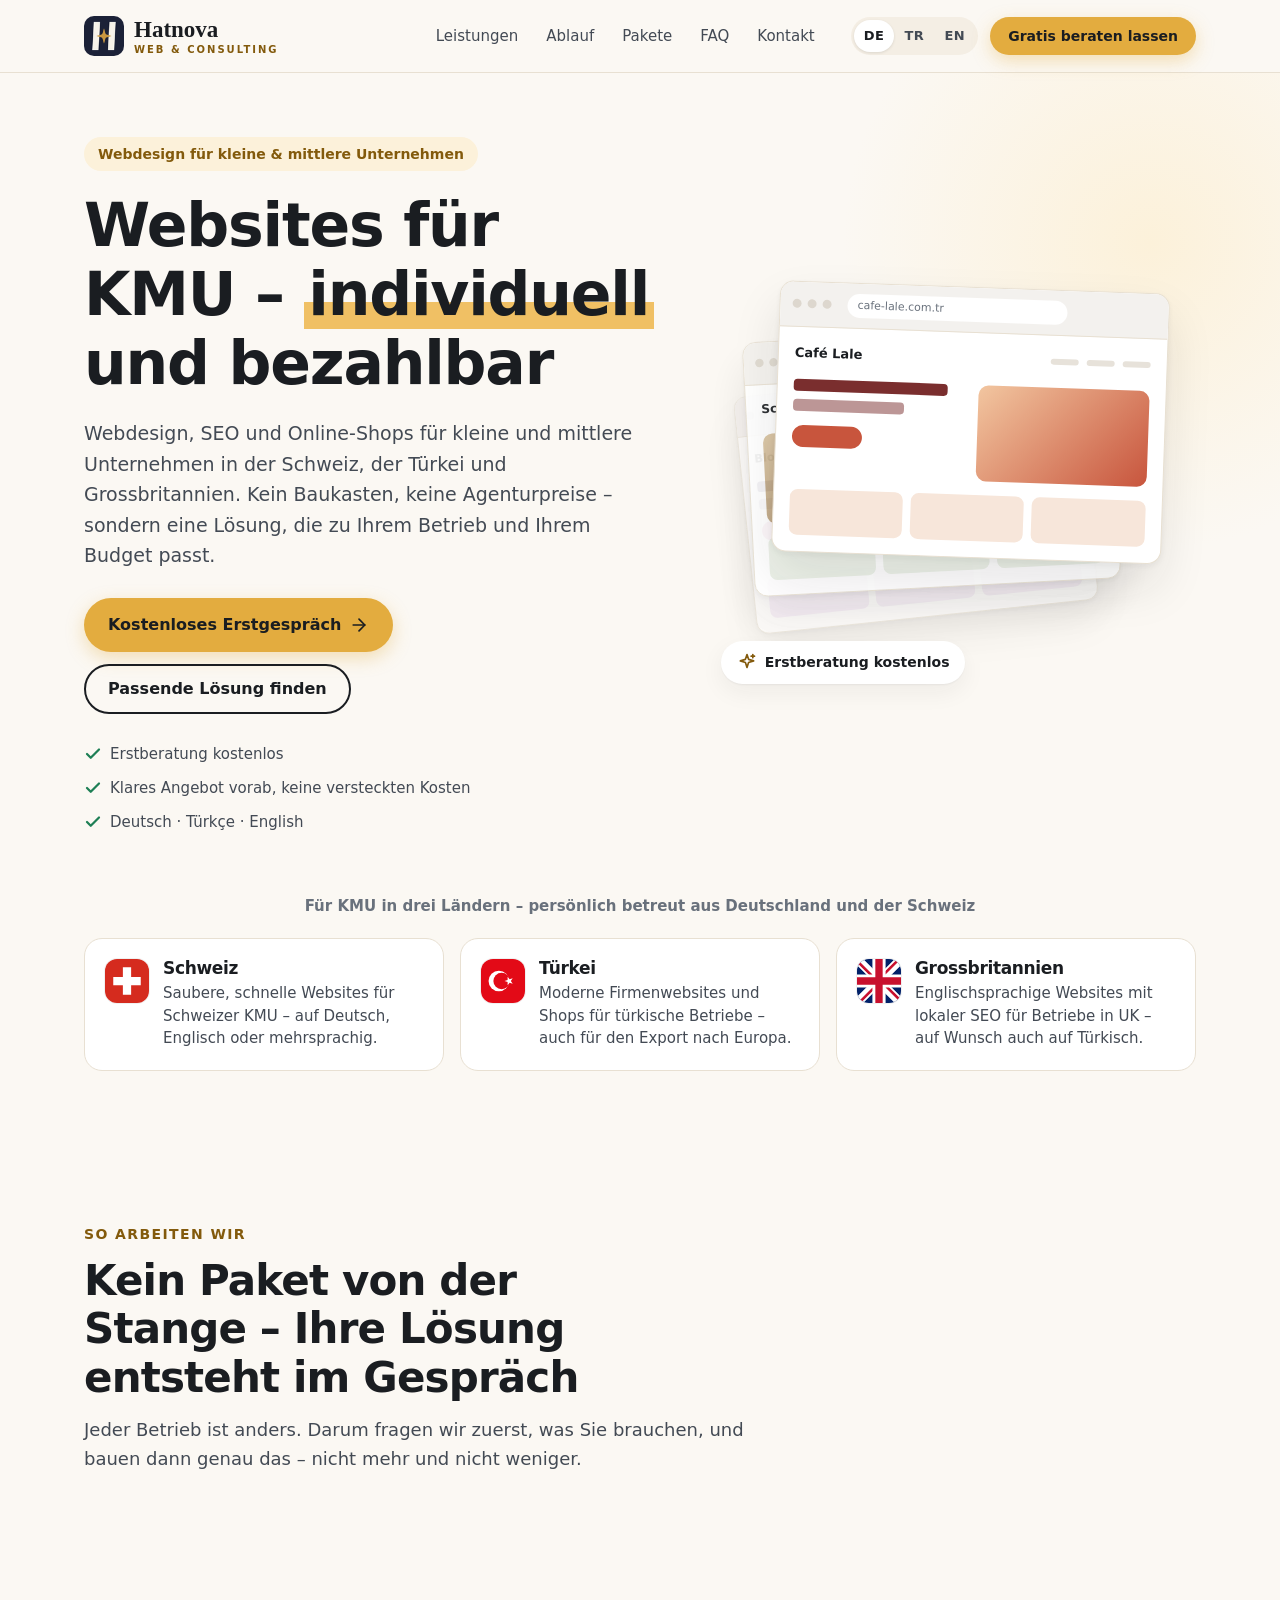
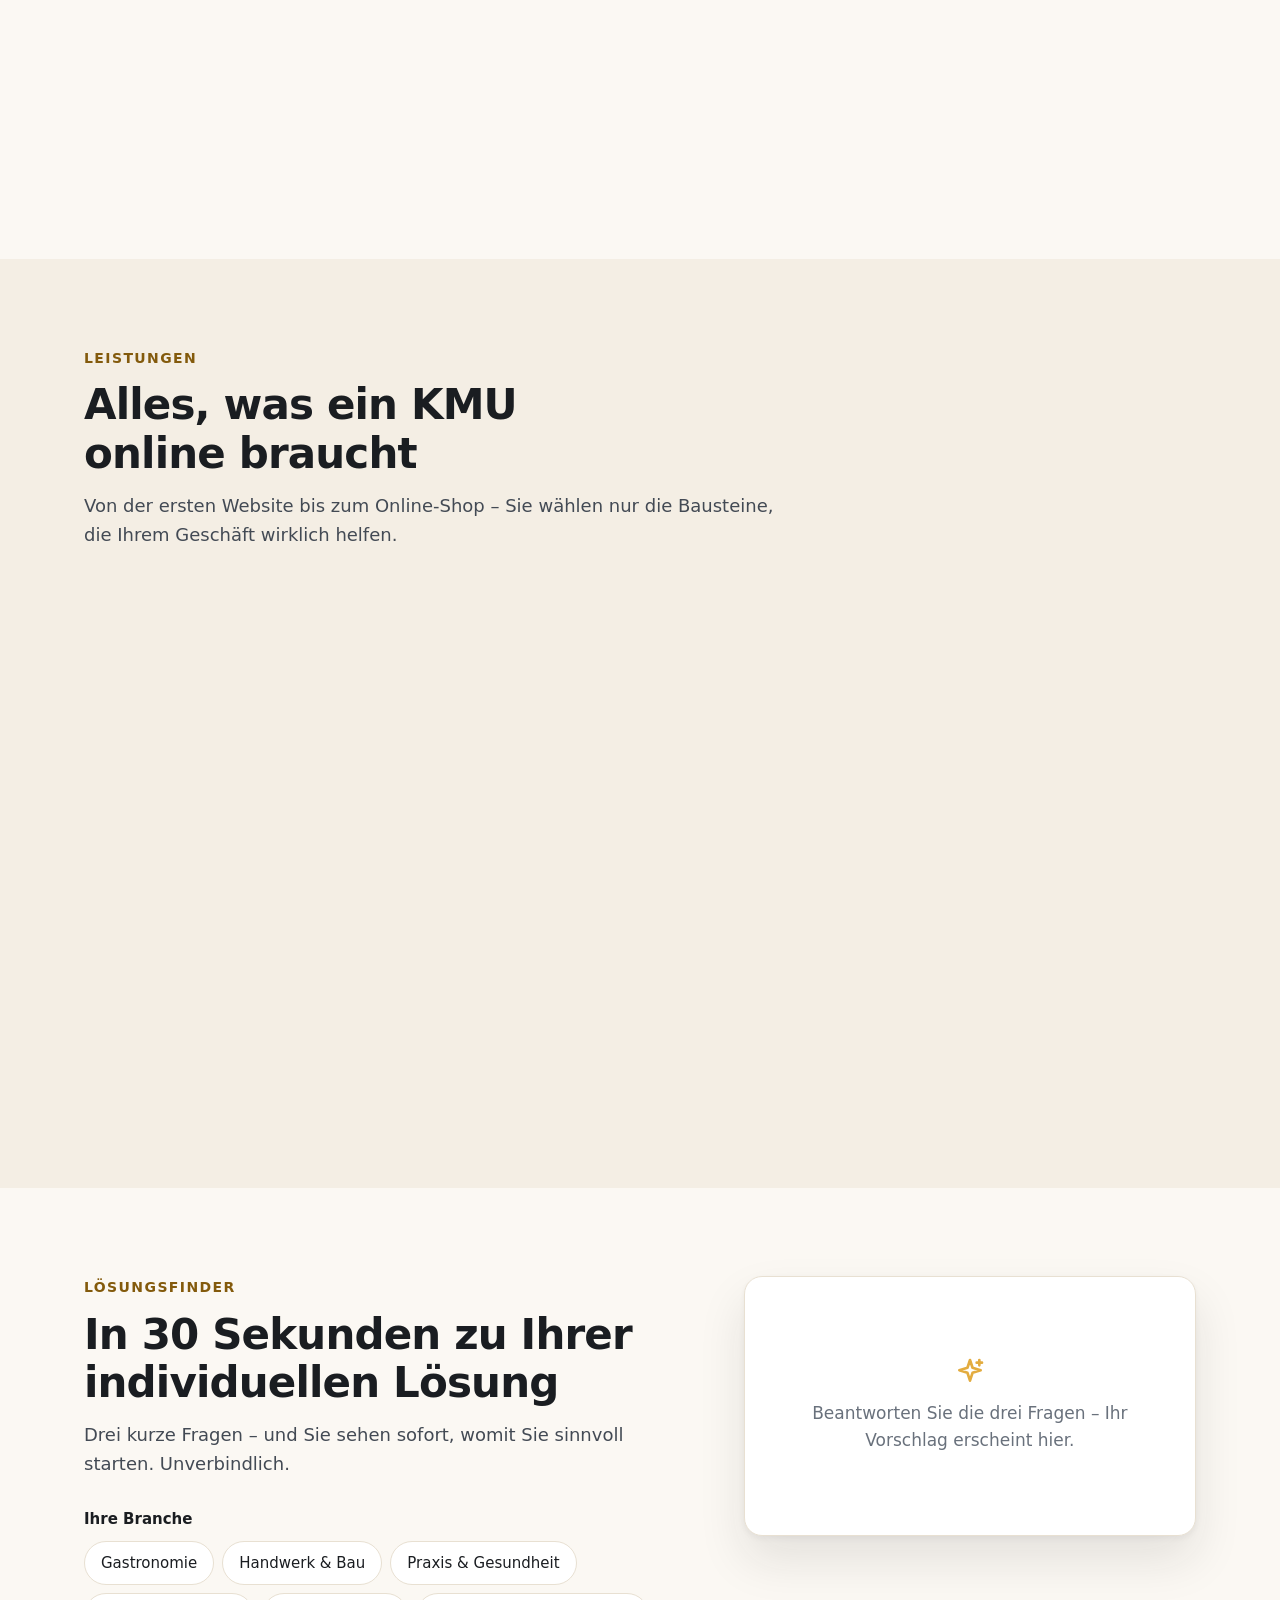
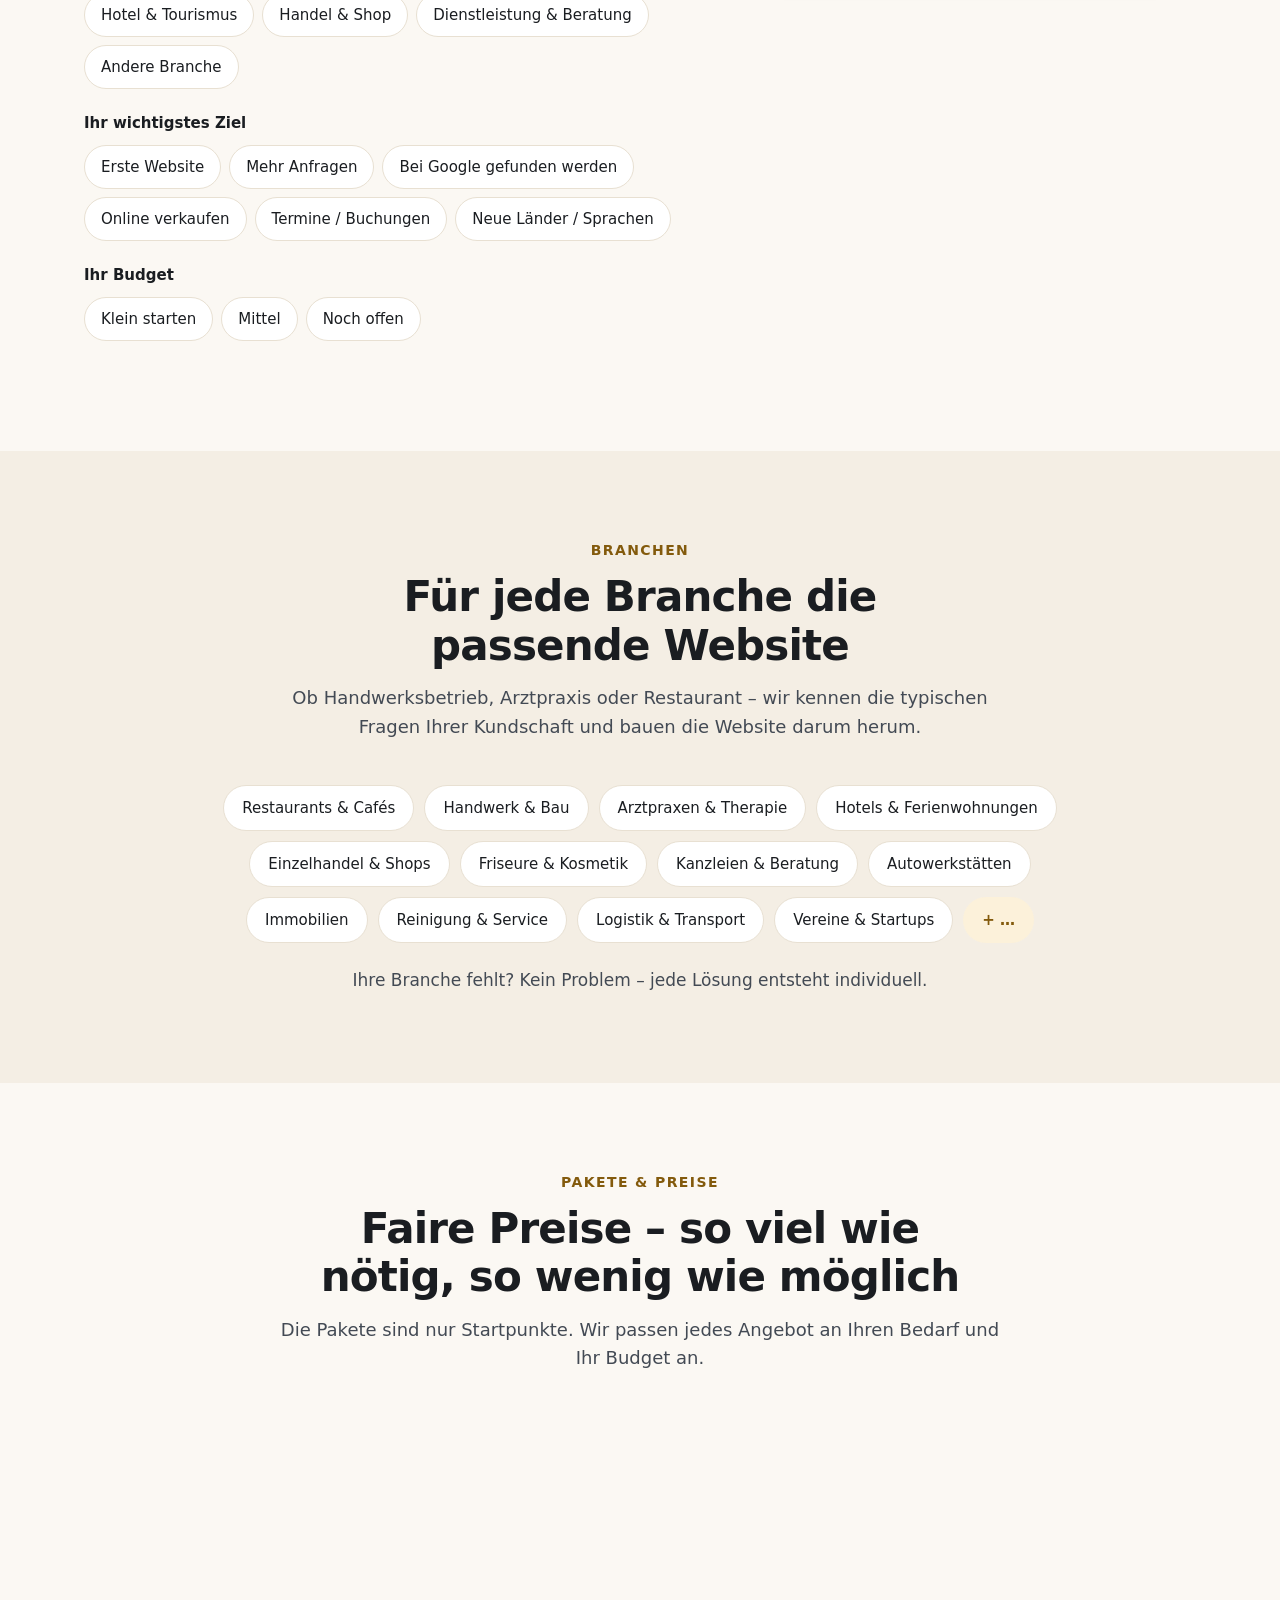
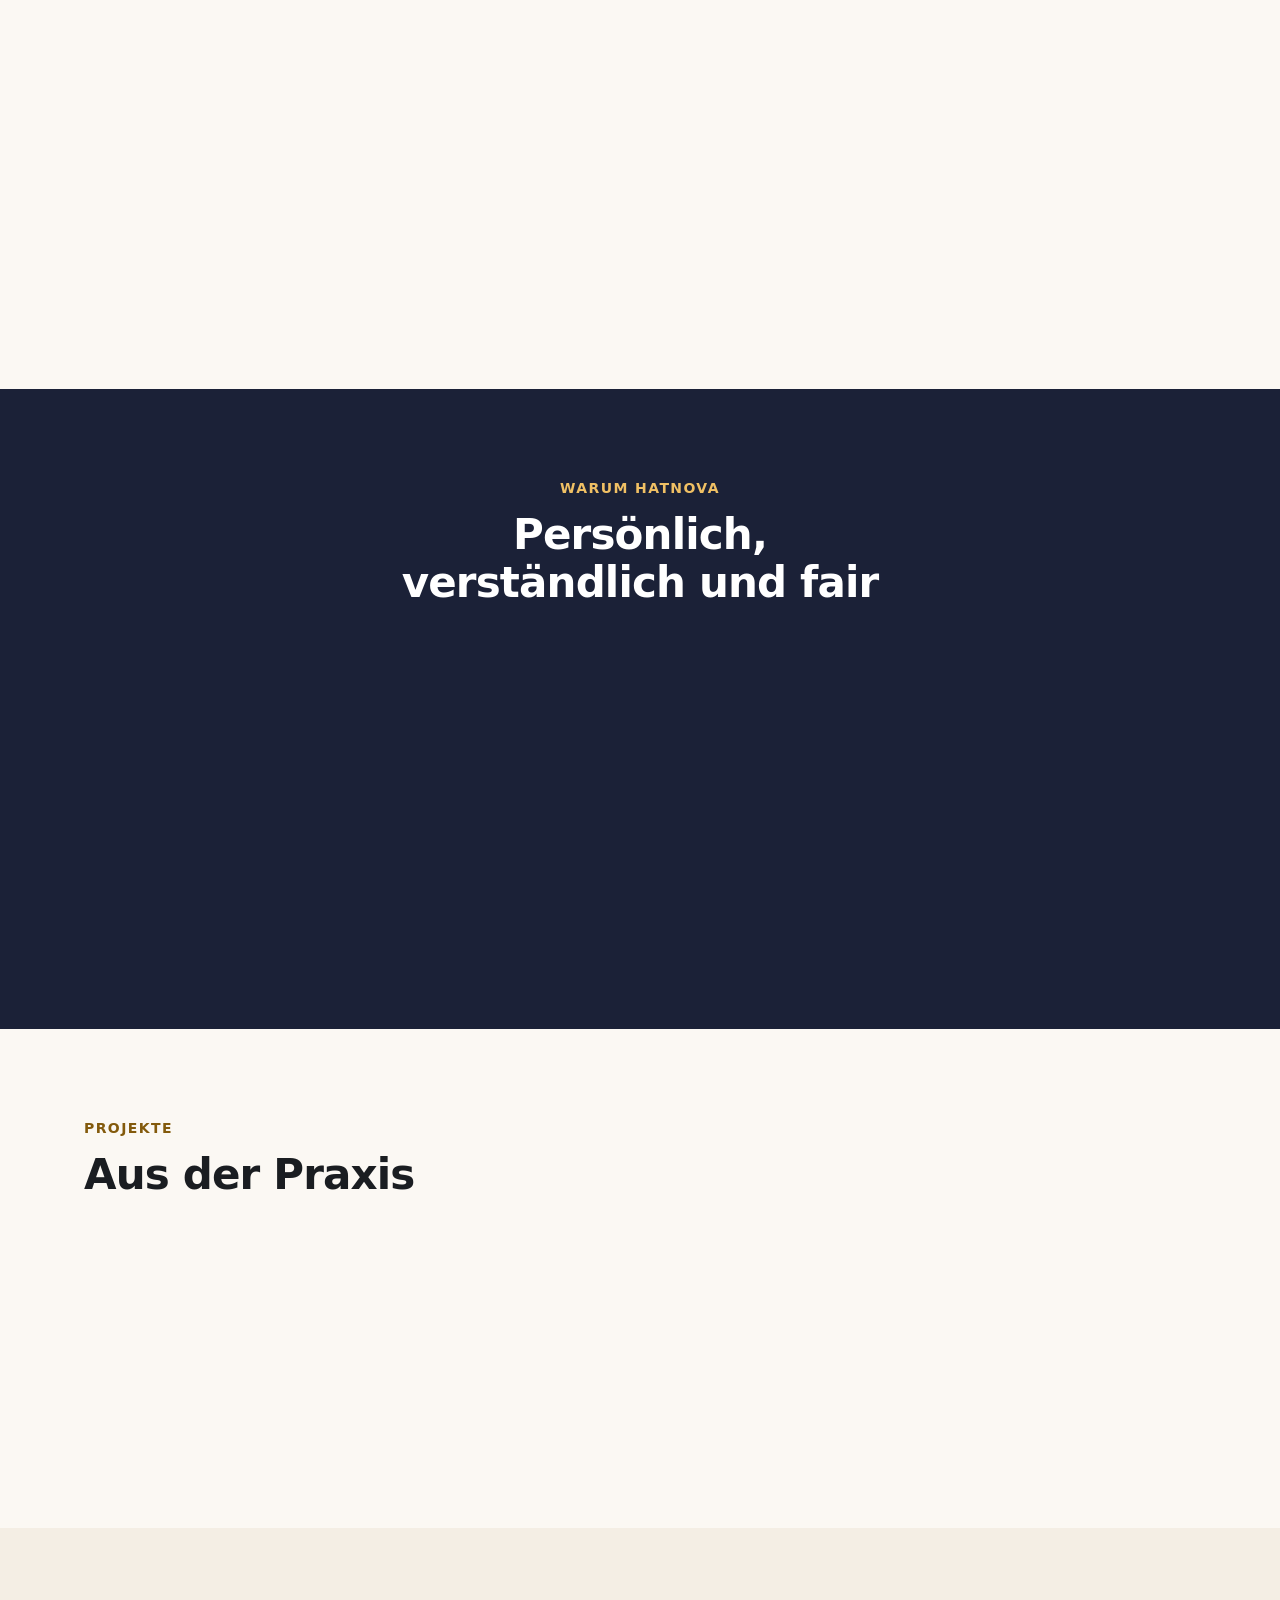
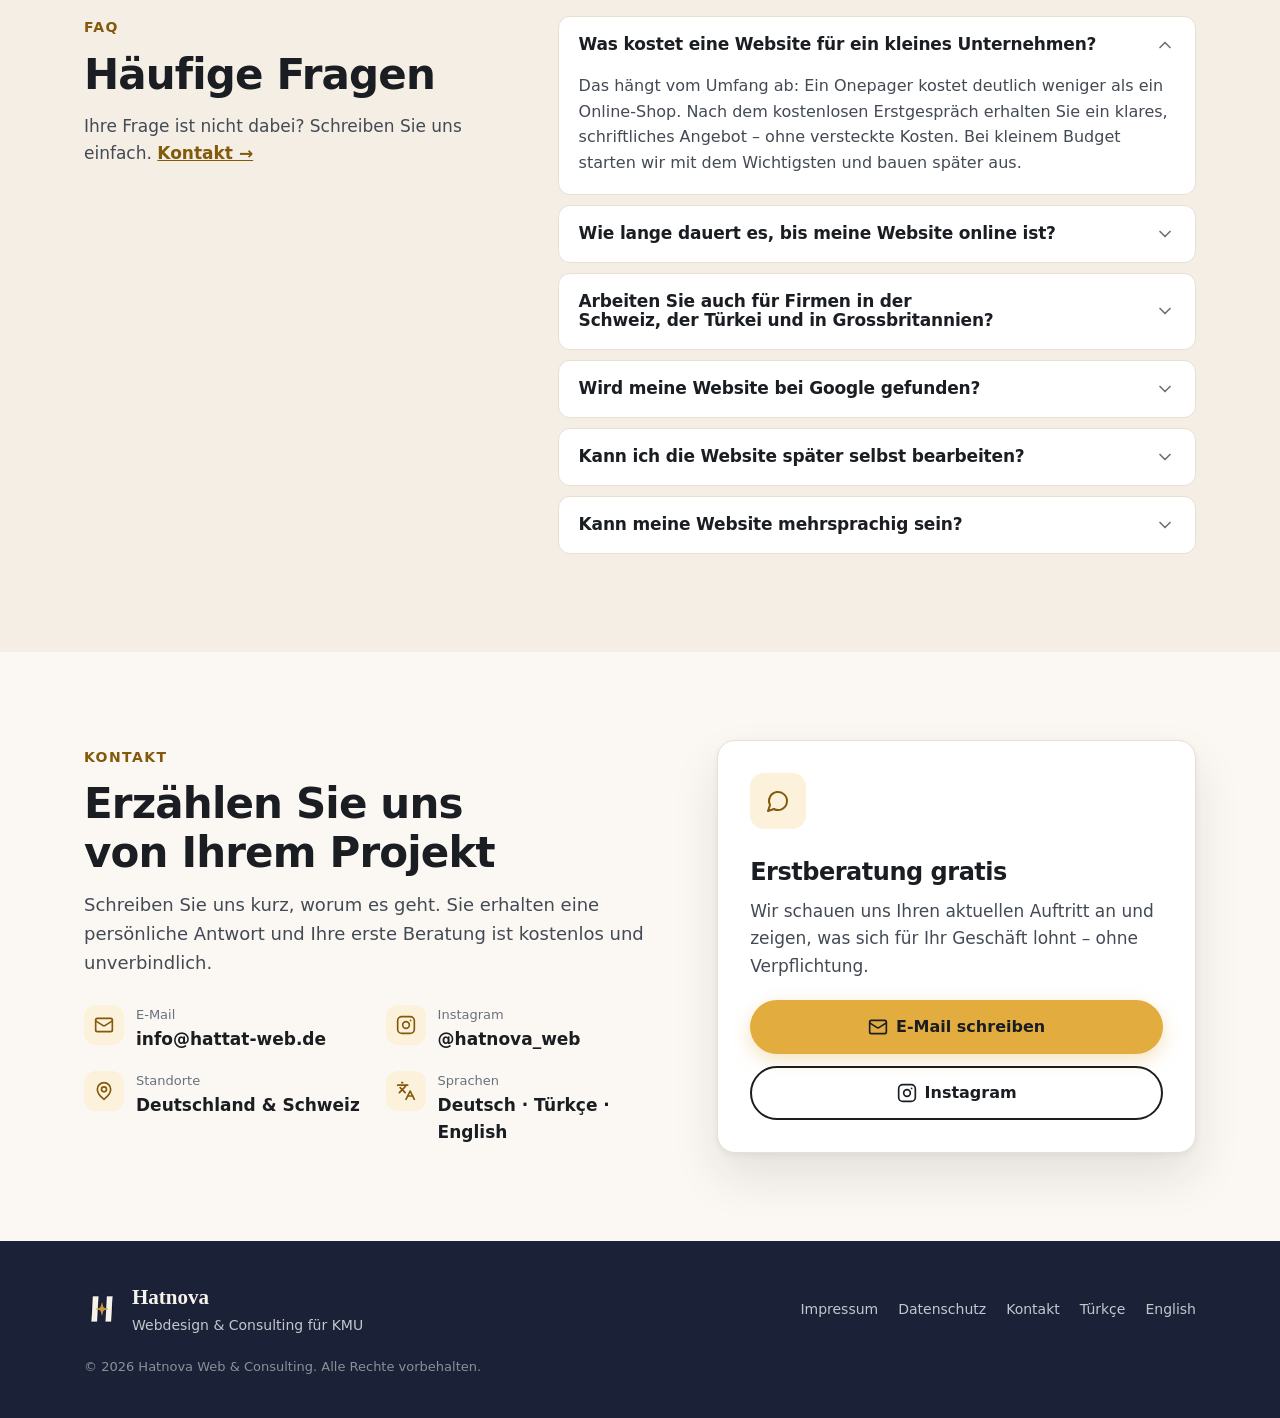
<file: de/index.html>
<!DOCTYPE html>
<html lang="de">
<head>
<meta charset="UTF-8">
<meta name="viewport" content="width=device-width, initial-scale=1">
<title>Webdesign für KMU – individuell &amp; bezahlbar | Hatnova Web</title>
<meta name="description" content="Website erstellen lassen ohne Agenturpreise: Webdesign, SEO und Online-Shops für KMU in der Schweiz, Deutschland und der Türkei. Erstberatung gratis.">
<meta name="robots" content="index, follow, max-image-preview:large">
<meta name="referrer" content="strict-origin-when-cross-origin">
<meta http-equiv="Content-Security-Policy" content="default-src 'self'; script-src 'self' 'sha256-PcSUf7aUd9SEFKJdrBlBeCEbjsuFSA8v6JGTnsPnmcI='; style-src 'self' 'sha256-M2/fQ9iyDCOgieNwV9/EhET3MRyS0VQzbaHqveqZ9PA='; img-src 'self' data:; connect-src 'self' https://api.country.is; base-uri 'self'; form-action 'self' mailto:; object-src 'none'">
<link rel="canonical" href="https://hattat-web.de/de/">
<link rel="alternate" hreflang="en" href="https://hattat-web.de/">
<link rel="alternate" hreflang="de" href="https://hattat-web.de/de/">
<link rel="alternate" hreflang="tr" href="https://hattat-web.de/tr/">
<link rel="alternate" hreflang="x-default" href="https://hattat-web.de/">
<meta name="theme-color" content="#FBF8F3">
<link rel="icon" href="../assets/mark-32.png" sizes="32x32" type="image/png">
<link rel="icon" href="../assets/mark-192.png" sizes="192x192" type="image/png">
<link rel="apple-touch-icon" href="../assets/mark-180.png">
<link rel="manifest" href="../site.webmanifest">
<meta property="og:type" content="website">
<meta property="og:site_name" content="Hatnova Web & Consulting">
<meta property="og:title" content="Webdesign für KMU – individuell &amp; bezahlbar | Hatnova Web">
<meta property="og:description" content="Website erstellen lassen ohne Agenturpreise: Webdesign, SEO und Online-Shops für KMU in der Schweiz, Deutschland und der Türkei. Erstberatung gratis.">
<meta property="og:url" content="https://hattat-web.de/de/">
<meta property="og:image" content="https://hattat-web.de/assets/og-image.jpg">
<meta property="og:image:width" content="1200">
<meta property="og:image:height" content="630">
<meta property="og:locale" content="de_DE">
<meta property="og:locale:alternate" content="en_GB">
<meta property="og:locale:alternate" content="tr_TR">
<meta name="twitter:card" content="summary_large_image">
<style>html.geo-pending body{visibility:hidden;animation:geo-reveal 0s 2.2s forwards}@keyframes geo-reveal{to{visibility:visible}}</style>
<script>/* Hatnova – Spracherkennung anhand der IP (Land) mit Fallbacks.
   Läuft inline im <head>, damit die Weiterleitung auf "/" ohne Flackern passiert.
   Reihenfolge:
   1. Manuell gewählte Sprache (localStorage "hatnova_lang") gewinnt immer.
   2. Land per IP: zuerst /cdn-cgi/trace (nur wenn Cloudflare vorgeschaltet ist – first-party,
      keine Daten an Dritte), sonst api.country.is.
   3. Fällt alles aus: Browsersprache, sonst Englisch.
   Suchmaschinen-Bots werden nie umgeleitet (Google crawlt aus den USA → sieht EN = x-default). */
(function (w, d) {
  var CFG = {
    tryCloudflare: false,          // auf true setzen, sobald Cloudflare vorgeschaltet ist (first-party, ohne Drittanbieter)
    geoApi: "https://api.country.is/",
    timeout: 1200,
    browserTurkishWins: true       // Türkischsprachige Browser (z. B. Diaspora in DE/CH/UK) → TR
  };
  var KEY = "hatnova_lang", CC = "hatnova_cc";
  var BOT = /bot|crawl|spider|slurp|lighthouse|pagespeed|bingpreview|facebookexternalhit|embedly|whatsapp|telegram|preview|headless/i;

  function ls(k, v) { try { if (v === undefined) return localStorage.getItem(k); localStorage.setItem(k, v); } catch (e) { return null; } }
  function ss(k, v) { try { if (v === undefined) return sessionStorage.getItem(k); sessionStorage.setItem(k, v); } catch (e) { return null; } }
  function browserLang() { return ((navigator.languages && navigator.languages[0]) || navigator.language || "").toLowerCase(); }

  function langFor(country) {
    var b = browserLang();
    if (CFG.browserTurkishWins && b.indexOf("tr") === 0) return "tr";
    if (!country) return b.indexOf("tr") === 0 ? "tr" : b.indexOf("de") === 0 ? "de" : "en";
    if (country === "TR") return "tr";
    if (country === "CH") return /^(fr|it)/.test(b) ? "en" : "de"; // Romandie/Tessin → EN
    if (country === "DE" || country === "AT" || country === "LI") return "de";
    return "en"; // GB und Rest der Welt
  }

  function get(url, parse, cb) {
    var done = false, ctl = w.AbortController ? new AbortController() : null;
    var t = setTimeout(function () { if (!done) { done = true; if (ctl) ctl.abort(); cb(null); } }, CFG.timeout);
    if (!w.fetch) { clearTimeout(t); return cb(null); }
    fetch(url, { signal: ctl ? ctl.signal : undefined, credentials: "omit", cache: "no-store" })
      .then(function (r) { if (!r.ok) throw 0; return r.text(); })
      .then(function (txt) { if (done) return; done = true; clearTimeout(t); cb(parse(txt)); })
      .catch(function () { if (done) return; done = true; clearTimeout(t); cb(null); });
  }
  function valid(c) { return c && /^[A-Z]{2}$/.test(c) ? c : null; }

  function country(cb) {
    var cached = ss(CC);
    if (cached) return cb(cached === "-" ? null : cached);
    function api() {
      get(CFG.geoApi, function (t) { try { return valid(JSON.parse(t).country); } catch (e) { return null; } }, fin);
    }
    function fin(c) { ss(CC, c || "-"); cb(c); }
    if (CFG.tryCloudflare) {
      get("/cdn-cgi/trace", function (t) { var m = /(?:^|\n)loc=([A-Z]{2})/.exec(t); return m ? valid(m[1]) : null; },
        function (c) { c ? fin(c) : api(); });
    } else api();
  }

  // ?geotest in der URL schaltet die Bot-Erkennung zum Testen ab
  var isBot = !/[?&]geotest/.test(location.search) && (BOT.test(navigator.userAgent || "") || navigator.webdriver === true);

  w.HatnovaGeo = {
    isBot: isBot,
    pref: function (v) { return ls(KEY, v); },
    detect: function (cb) { country(function (c) { cb(langFor(c), c); }); },
    langFor: langFor
  };

  // Nur die Startseite "/" leitet automatisch weiter. Unterseiten (/de/, /tr/) bleiben,
  // wo sie sind – dort erscheint höchstens ein dezenter Sprachhinweis (app.js).
  var root = d.documentElement.getAttribute("data-root") === "1";
  if (!root || isBot) return;
  var q = /[?&]lang=(de|tr|en)\b/.exec(location.search);
  if (q) ls(KEY, q[1]);
  var p = ls(KEY);
  var idx = location.protocol === "file:" ? "index.html" : ""; // lokal geöffnet → Datei direkt ansteuern
  var PATHS = { de: "de/" + idx, tr: "tr/" + idx };
  if (p) { if (PATHS[p]) location.replace(PATHS[p] + location.hash); return; }

  d.documentElement.className += " geo-pending";
  function reveal() { d.documentElement.className = d.documentElement.className.replace(" geo-pending", ""); }
  var cap = setTimeout(reveal, 2000);
  w.HatnovaGeo.detect(function (lang) {
    clearTimeout(cap);
    if (PATHS[lang]) location.replace(PATHS[lang] + location.hash);
    else reveal();
  });
})(window, document);
</script>
<link rel="stylesheet" href="../assets/style.css?v=20261029">
<script src="../assets/app.js?v=20261029" defer></script>
<script type="application/ld+json">{"@context":"https://schema.org","@graph":[{"@type":"ProfessionalService","@id":"https://hattat-web.de/#org","name":"Hatnova Web & Consulting","alternateName":"Hatnova Web","url":"https://hattat-web.de/","logo":"https://hattat-web.de/assets/mark-512.png","image":"https://hattat-web.de/assets/og-image.jpg","email":"info@hattat-web.de","description":"Website erstellen lassen ohne Agenturpreise: Webdesign, SEO und Online-Shops für KMU in der Schweiz, Deutschland und der Türkei. Erstberatung gratis.","address":{"@type":"PostalAddress","addressCountry":"DE"},"areaServed":[{"@type":"Country","name":"Switzerland"},{"@type":"Country","name":"Türkiye"},{"@type":"Country","name":"United Kingdom"},{"@type":"Country","name":"Germany"}],"knowsLanguage":["de","tr","en"],"sameAs":["https://www.instagram.com/hatnova_web/"],"makesOffer":[{"@type":"Offer","itemOffered":{"@type":"Service","name":"Website erstellen lassen","description":"Moderne, mobile Firmenwebsite oder Onepager – individuell gestaltet statt aus dem Baukasten."}},{"@type":"Offer","itemOffered":{"@type":"Service","name":"SEO & lokale Sichtbarkeit","description":"Besser bei Google gefunden werden: Keywords, Google-Unternehmensprofil, lokale Suche in Ihrer Region."}},{"@type":"Offer","itemOffered":{"@type":"Service","name":"Online-Shop","description":"Produkte online verkaufen – übersichtlich, sicher und so aufgebaut, dass Sie ihn selbst pflegen können."}},{"@type":"Offer","itemOffered":{"@type":"Service","name":"Mehrsprachige Websites","description":"Deutsch, Türkisch, Englisch – ideal für Betriebe mit internationaler oder mehrsprachiger Kundschaft."}},{"@type":"Offer","itemOffered":{"@type":"Service","name":"Buchung & Web-Apps","description":"Online-Termine, Reservierungen, Anfrageformulare oder kleine Tools, die Ihnen Arbeit abnehmen."}},{"@type":"Offer","itemOffered":{"@type":"Service","name":"Digitalberatung","description":"Ehrliche Einschätzung: Was lohnt sich für Ihr Geschäft, was nicht? Klar und ohne Fachchinesisch."}}]},{"@type":"WebSite","@id":"https://hattat-web.de/#website","url":"https://hattat-web.de/","name":"Hatnova Web & Consulting","inLanguage":["en","de","tr"],"publisher":{"@id":"https://hattat-web.de/#org"}},{"@type":"WebPage","url":"https://hattat-web.de/de/","name":"Webdesign für KMU – individuell & bezahlbar | Hatnova Web","inLanguage":"de","isPartOf":{"@id":"https://hattat-web.de/#website"},"about":{"@id":"https://hattat-web.de/#org"}},{"@type":"FAQPage","inLanguage":"de","mainEntity":[{"@type":"Question","name":"Was kostet eine Website für ein kleines Unternehmen?","acceptedAnswer":{"@type":"Answer","text":"Das hängt vom Umfang ab: Ein Onepager kostet deutlich weniger als ein Online-Shop. Nach dem kostenlosen Erstgespräch erhalten Sie ein klares, schriftliches Angebot – ohne versteckte Kosten. Bei kleinem Budget starten wir mit dem Wichtigsten und bauen später aus."}},{"@type":"Question","name":"Wie lange dauert es, bis meine Website online ist?","acceptedAnswer":{"@type":"Answer","text":"Ein Onepager ist oft in wenigen Wochen fertig, grössere Websites oder Shops brauchen entsprechend länger. Den genauen Zeitplan legen wir gemeinsam fest."}},{"@type":"Question","name":"Arbeiten Sie auch für Firmen in der Schweiz, der Türkei und in Grossbritannien?","acceptedAnswer":{"@type":"Answer","text":"Ja. Wir betreuen KMU in der Schweiz, der Türkei, Grossbritannien und Deutschland. Besprechungen finden per Video, Telefon oder E-Mail statt – auf Deutsch, Türkisch oder Englisch."}},{"@type":"Question","name":"Wird meine Website bei Google gefunden?","acceptedAnswer":{"@type":"Answer","text":"Jede Website wird technisch sauber und suchmaschinenfreundlich gebaut. Dazu wählen wir Suchbegriffe, die Ihre Kundschaft wirklich verwendet, und richten auf Wunsch Ihr Google-Unternehmensprofil für die lokale Suche ein."}},{"@type":"Question","name":"Kann ich die Website später selbst bearbeiten?","acceptedAnswer":{"@type":"Answer","text":"Ja, wenn Sie möchten. Wir richten die Website so ein, dass Sie Texte, Bilder oder Angebote selbst ändern können – oder wir übernehmen die Pflege für Sie."}},{"@type":"Question","name":"Kann meine Website mehrsprachig sein?","acceptedAnswer":{"@type":"Answer","text":"Ja. Wir bauen Websites auf Deutsch, Türkisch und Englisch – auch in Kombination und so, dass jede Sprache bei Google einzeln gefunden wird."}}]}]}</script>
</head>
<body>
<a class="skip" href="#main">Zum Inhalt springen</a>

<div class="langbar" id="langbar" hidden>
  <div class="wrap langbar-in">
    <span id="langbar-text"></span>
    <a id="langbar-go" class="langbar-go" href="./"></a>
    <button type="button" class="langbar-x" id="langbar-x" aria-label=""><svg class="i" viewBox="0 0 24 24" aria-hidden="true"><path d="M18 6 6 18M6 6l12 12"/></svg></button>
  </div>
</div>

<header class="site-header" id="top">
  <div class="wrap header-in">
    <a class="brand" href="./" aria-label="Hatnova Web & Consulting">
      <img src="../assets/mark-64.png" width="40" height="40" alt="">
      <span class="brand-txt"><strong>Hatnova</strong><small>WEB &amp; CONSULTING</small></span>
    </a>
    <nav class="nav" id="nav" aria-label="Main">
      <a href="#leistungen">Leistungen</a>
      <a href="#ablauf">Ablauf</a>
      <a href="#pakete">Pakete</a>
      <a href="#faq">FAQ</a>
      <a href="#kontakt">Kontakt</a>
    </nav>
    <div class="header-actions">
      <div class="langs" role="navigation" aria-label="Language">
<a href="../de/" hreflang="de" lang="de" data-lang="de" aria-current="true" class="on" title="Deutsch">DE</a><a href="../tr/" hreflang="tr" lang="tr" data-lang="tr" title="Türkçe">TR</a><a href="../" hreflang="en" lang="en" data-lang="en" title="English">EN</a>      </div>
      <a class="btn btn-gold btn-sm hide-sm" href="#kontakt">Gratis beraten lassen</a>
      <button class="burger" id="burger" type="button" aria-controls="nav" aria-expanded="false" aria-label="Menu"><svg class="i" viewBox="0 0 24 24" aria-hidden="true"><path d="M4 6h16M4 12h16M4 18h16"/></svg></button>
    </div>
  </div>
</header>

<main id="main">

<!-- HERO -->
<section class="hero">
  <div class="wrap hero-grid">
    <div class="hero-copy">
      <p class="eyebrow">Webdesign für kleine &amp; mittlere Unternehmen</p>
      <h1>Websites für KMU – <mark>individuell</mark> und bezahlbar</h1>
      <p class="lead">Webdesign, SEO und Online-Shops für kleine und mittlere Unternehmen in der Schweiz, der Türkei und Grossbritannien. Kein Baukasten, keine Agenturpreise – sondern eine Lösung, die zu Ihrem Betrieb und Ihrem Budget passt.</p>
      <div class="btn-row">
        <a class="btn btn-gold" href="#kontakt">Kostenloses Erstgespräch <svg class="i" viewBox="0 0 24 24" aria-hidden="true"><path d="M5 12h14"/><path d="m12 5 7 7-7 7"/></svg></a>
        <a class="btn btn-ghost" href="#finder">Passende Lösung finden</a>
      </div>
      <ul class="checks">
<li><svg class="i" viewBox="0 0 24 24" aria-hidden="true"><path d="M20 6 9 17l-5-5"/></svg>Erstberatung kostenlos</li><li><svg class="i" viewBox="0 0 24 24" aria-hidden="true"><path d="M20 6 9 17l-5-5"/></svg>Klares Angebot vorab, keine versteckten Kosten</li><li><svg class="i" viewBox="0 0 24 24" aria-hidden="true"><path d="M20 6 9 17l-5-5"/></svg>Deutsch · Türkçe · English</li>      </ul>
    </div>
    <div class="hero-visual" aria-label="Beispiele: drei Betriebe, drei individuelle Websites" role="img">
      <div class="mock m1">
        <div class="mock-bar"><i></i><i></i><i></i><span>cafe-lale.com.tr</span></div>
        <div class="mock-body">
          <div class="mk-nav"><b>Café Lale</b><span></span><span></span><span></span></div>
          <div class="mk-hero"><div class="mk-l"><em></em><em class="s"></em><u></u></div><div class="mk-img"></div></div>
          <div class="mk-cards"><span></span><span></span><span></span></div>
        </div>
      </div>
      <div class="mock m2">
        <div class="mock-bar"><i></i><i></i><i></i><span>schreinerei-huber.ch</span></div>
        <div class="mock-body">
          <div class="mk-nav"><b>Schreinerei Huber</b><span></span><span></span></div>
          <div class="mk-hero"><div class="mk-img"></div><div class="mk-l"><em></em><em class="s"></em><u></u></div></div>
          <div class="mk-cards"><span></span><span></span><span></span></div>
        </div>
      </div>
      <div class="mock m3">
        <div class="mock-bar"><i></i><i></i><i></i><span>bloom-florist.co.uk</span></div>
        <div class="mock-body">
          <div class="mk-nav"><b>Bloom &amp; Co.</b><span></span><span></span><span></span></div>
          <div class="mk-hero"><div class="mk-l"><em></em><em class="s"></em><u></u></div><div class="mk-img"></div></div>
          <div class="mk-cards"><span></span><span></span><span></span></div>
        </div>
      </div>
      <div class="hero-badge"><svg class="i" viewBox="0 0 24 24" aria-hidden="true"><path d="M12 3l1.9 5.8L20 10.7l-6.1 1.9L12 18.5l-1.9-5.9L4 10.7l6.1-1.9z"/><path d="M19 3v4M17 5h4"/></svg><span>Erstberatung kostenlos</span></div>
    </div>
  </div>
</section>

<!-- MÄRKTE -->
<section class="markets" aria-labelledby="markets-h">
  <div class="wrap">
    <h2 id="markets-h" class="markets-h">Für KMU in drei Ländern – persönlich betreut aus Deutschland und der Schweiz</h2>
    <div class="market-grid">
      <div class="market">
        <span class="flag"><svg viewBox="0 0 32 32" aria-hidden="true"><rect width="32" height="32" fill="#D52B1E"/><path d="M13 6h6v7h7v6h-7v7h-6v-7H6v-6h7z" fill="#fff"/></svg></span>
        <div><h3>Schweiz</h3><p>Saubere, schnelle Websites für Schweizer KMU – auf Deutsch, Englisch oder mehrsprachig.</p></div>
      </div>
      <div class="market">
        <span class="flag"><svg viewBox="0 0 32 32" aria-hidden="true"><rect width="32" height="32" fill="#E30A17"/><circle cx="13" cy="16" r="7.5" fill="#fff"/><circle cx="15" cy="16" r="6" fill="#E30A17"/><polygon fill="#fff" points="17.10,16.00 19.35,15.24 19.38,12.86 20.80,14.76 23.07,14.06 21.70,16.00 23.07,17.94 20.80,17.24 19.38,19.14 19.35,16.76"/></svg></span>
        <div><h3>Türkei</h3><p>Moderne Firmenwebsites und Shops für türkische Betriebe – auch für den Export nach Europa.</p></div>
      </div>
      <div class="market">
        <span class="flag"><svg viewBox="0 0 60 60" aria-hidden="true"><defs><clipPath id="gbt"><path d="M30,30 h30 v30 z v30 h-30 z h-30 v-30 z v-30 h30 z"/></clipPath></defs><rect width="60" height="60" fill="#012169"/><path d="M0,0 L60,60 M60,0 L0,60" stroke="#fff" stroke-width="12"/><path d="M0,0 L60,60 M60,0 L0,60" clip-path="url(#gbt)" stroke="#C8102E" stroke-width="7"/><path d="M30,0 v60 M0,30 h60" stroke="#fff" stroke-width="18"/><path d="M30,0 v60 M0,30 h60" stroke="#C8102E" stroke-width="10"/></svg></span>
        <div><h3>Grossbritannien</h3><p>Englischsprachige Websites mit lokaler SEO für Betriebe in UK – auf Wunsch auch auf Türkisch.</p></div>
      </div>
    </div>
  </div>
</section>

<!-- ABLAUF -->
<section class="sec" id="ablauf">
  <div class="wrap">
    <div class="sec-head">
      <p class="tag">So arbeiten wir</p>
      <h2>Kein Paket von der Stange – Ihre Lösung entsteht im Gespräch</h2>
      <p class="sec-lead">Jeder Betrieb ist anders. Darum fragen wir zuerst, was Sie brauchen, und bauen dann genau das – nicht mehr und nicht weniger.</p>
    </div>
    <ol class="steps">
      <li class="step reveal"><span class="step-n">1</span><h3>Zuhören</h3><p>Im kostenlosen Erstgespräch klären wir Ziele, Kundschaft, Budget und Zeitplan. Auf Deutsch, Türkisch oder Englisch.</p></li>
      <li class="step reveal"><span class="step-n">2</span><h3>Vorschlag &amp; Angebot</h3><p>Sie erhalten einen konkreten Vorschlag mit klarem Preis. Wenn das Budget knapp ist, planen wir in Etappen.</p></li>
      <li class="step reveal"><span class="step-n">3</span><h3>Umsetzen &amp; begleiten</h3><p>Wir gestalten, schreiben suchmaschinenfreundliche Texte und gehen live. Danach bleiben wir Ihr direkter Ansprechpartner.</p></li>
    </ol>
  </div>
</section>

<!-- LEISTUNGEN -->
<section class="sec sec-alt" id="leistungen">
  <div class="wrap">
    <div class="sec-head">
      <p class="tag">Leistungen</p>
      <h2>Alles, was ein KMU online braucht</h2>
      <p class="sec-lead">Von der ersten Website bis zum Online-Shop – Sie wählen nur die Bausteine, die Ihrem Geschäft wirklich helfen.</p>
    </div>
    <div class="cards3">
      <article class="card reveal">
        <span class="ico"><svg class="i" viewBox="0 0 24 24" aria-hidden="true"><circle cx="12" cy="12" r="10"/><path d="M2 12h20"/><path d="M12 2a15.3 15.3 0 0 1 4 10 15.3 15.3 0 0 1-4 10 15.3 15.3 0 0 1-4-10 15.3 15.3 0 0 1 4-10z"/></svg></span>
        <h3>Website erstellen lassen</h3>
        <p>Moderne, mobile Firmenwebsite oder Onepager – individuell gestaltet statt aus dem Baukasten.</p>
      </article>
      <article class="card reveal">
        <span class="ico"><svg class="i" viewBox="0 0 24 24" aria-hidden="true"><circle cx="11" cy="11" r="8"/><path d="m21 21-4.3-4.3"/></svg></span>
        <h3>SEO &amp; lokale Sichtbarkeit</h3>
        <p>Besser bei Google gefunden werden: Keywords, Google-Unternehmensprofil, lokale Suche in Ihrer Region.</p>
      </article>
      <article class="card reveal">
        <span class="ico"><svg class="i" viewBox="0 0 24 24" aria-hidden="true"><circle cx="8" cy="21" r="1"/><circle cx="19" cy="21" r="1"/><path d="M2.05 2.05h2l2.66 12.42a2 2 0 0 0 2 1.58h9.78a2 2 0 0 0 1.95-1.57l1.65-7.43H5.12"/></svg></span>
        <h3>Online-Shop</h3>
        <p>Produkte online verkaufen – übersichtlich, sicher und so aufgebaut, dass Sie ihn selbst pflegen können.</p>
      </article>
      <article class="card reveal">
        <span class="ico"><svg class="i" viewBox="0 0 24 24" aria-hidden="true"><path d="m5 8 6 6"/><path d="m4 14 6-6 2-3"/><path d="M2 5h12"/><path d="M7 2h1"/><path d="m22 22-5-10-5 10"/><path d="M14 18h6"/></svg></span>
        <h3>Mehrsprachige Websites</h3>
        <p>Deutsch, Türkisch, Englisch – ideal für Betriebe mit internationaler oder mehrsprachiger Kundschaft.</p>
      </article>
      <article class="card reveal">
        <span class="ico"><svg class="i" viewBox="0 0 24 24" aria-hidden="true"><rect x="3" y="4" width="18" height="18" rx="2"/><path d="M16 2v4M8 2v4M3 10h18"/><path d="m9 16 2 2 4-4"/></svg></span>
        <h3>Buchung &amp; Web-Apps</h3>
        <p>Online-Termine, Reservierungen, Anfrageformulare oder kleine Tools, die Ihnen Arbeit abnehmen.</p>
      </article>
      <article class="card reveal">
        <span class="ico"><svg class="i" viewBox="0 0 24 24" aria-hidden="true"><path d="M15 14c.2-1 .7-1.7 1.5-2.5 1-.9 1.5-2.2 1.5-3.5A6 6 0 0 0 6 8c0 1 .2 2.2 1.5 3.5.7.7 1.3 1.5 1.5 2.5"/><path d="M9 18h6M10 22h4"/></svg></span>
        <h3>Digitalberatung</h3>
        <p>Ehrliche Einschätzung: Was lohnt sich für Ihr Geschäft, was nicht? Klar und ohne Fachchinesisch.</p>
      </article>
    </div>
  </div>
</section>

<!-- LÖSUNGSFINDER -->
<section class="sec" id="finder">
  <div class="wrap finder">
    <div class="finder-q">
      <p class="tag">Lösungsfinder</p>
      <h2>In 30 Sekunden zu Ihrer individuellen Lösung</h2>
      <p class="sec-lead">Drei kurze Fragen – und Sie sehen sofort, womit Sie sinnvoll starten. Unverbindlich.</p>
      <form id="finder-form" class="finder-form">
        <fieldset><legend>Ihre Branche</legend>
          <div class="chips"><label><input type="radio" name="ind" value="food"><span>Gastronomie</span></label><label><input type="radio" name="ind" value="trade"><span>Handwerk &amp; Bau</span></label><label><input type="radio" name="ind" value="health"><span>Praxis &amp; Gesundheit</span></label><label><input type="radio" name="ind" value="hotel"><span>Hotel &amp; Tourismus</span></label><label><input type="radio" name="ind" value="retail"><span>Handel &amp; Shop</span></label><label><input type="radio" name="ind" value="service"><span>Dienstleistung &amp; Beratung</span></label><label><input type="radio" name="ind" value="other"><span>Andere Branche</span></label></div>
        </fieldset>
        <fieldset><legend>Ihr wichtigstes Ziel</legend>
          <div class="chips"><label><input type="radio" name="goal" value="start"><span>Erste Website</span></label><label><input type="radio" name="goal" value="leads"><span>Mehr Anfragen</span></label><label><input type="radio" name="goal" value="google"><span>Bei Google gefunden werden</span></label><label><input type="radio" name="goal" value="sell"><span>Online verkaufen</span></label><label><input type="radio" name="goal" value="book"><span>Termine / Buchungen</span></label><label><input type="radio" name="goal" value="intl"><span>Neue Länder / Sprachen</span></label></div>
        </fieldset>
        <fieldset><legend>Ihr Budget</legend>
          <div class="chips"><label><input type="radio" name="budget" value="small"><span>Klein starten</span></label><label><input type="radio" name="budget" value="mid"><span>Mittel</span></label><label><input type="radio" name="budget" value="open"><span>Noch offen</span></label></div>
        </fieldset>
      </form>
    </div>
    <aside class="finder-r" aria-live="polite">
      <div class="result" id="finder-result">
        <p class="result-empty" id="finder-empty"><svg class="i" viewBox="0 0 24 24" aria-hidden="true"><path d="M12 3l1.9 5.8L20 10.7l-6.1 1.9L12 18.5l-1.9-5.9L4 10.7l6.1-1.9z"/><path d="M19 3v4M17 5h4"/></svg><span>Beantworten Sie die drei Fragen – Ihr Vorschlag erscheint hier.</span></p>
        <div id="finder-out" hidden>
          <p class="result-k">Unser Vorschlag für Sie</p>
          <h3 id="finder-pkg"></h3>
          <ul id="finder-list" class="ticks"></ul>
          <p id="finder-staged" class="staged" hidden></p>
          <a id="finder-cta" class="btn btn-gold btn-block" href="mailto:info@hattat-web.de"><svg class="i" viewBox="0 0 24 24" aria-hidden="true"><rect x="2" y="4" width="20" height="16" rx="2"/><path d="m22 7-8.97 5.7a1.94 1.94 0 0 1-2.06 0L2 7"/></svg> Anfrage mit diesen Angaben senden</a>
          <p class="result-note">Das ist ein erster Vorschlag. Im Gespräch passen wir alles an Ihren Betrieb an.</p>
        </div>
      </div>
    </aside>
  </div>
  <script type="application/json" id="finder-data">{"industries": {"food": ["Gastronomie", ["Speisekarte online, mobil lesbar", "Reservierung oder Bestellung per Klick"]], "trade": ["Handwerk & Bau", ["Referenzen mit Vorher-/Nachher-Bildern", "Anfrageformular mit Foto-Upload"]], "health": ["Praxis & Gesundheit", ["Online-Terminbuchung", "Leistungen verständlich erklärt"]], "hotel": ["Hotel & Tourismus", ["Direktbuchung ohne Portalgebühren", "Bildergalerie & Umgebungstipps"]], "retail": ["Handel & Shop", ["Produktkatalog oder Online-Shop", "Öffnungszeiten & Aktionen aktuell"]], "service": ["Dienstleistung & Beratung", ["Klare Leistungsseiten mit Preisrahmen", "Vertrauen durch Kundenstimmen"]], "other": ["Andere Branche", ["Aufbau passend zu Ihren Abläufen", "Funktionen nach Ihrem Bedarf"]]}, "goals": {"start": ["Erste Website", ["Professioneller Auftritt in kurzer Zeit"]], "leads": ["Mehr Anfragen", ["Klare Kontaktwege auf jeder Seite"]], "google": ["Bei Google gefunden werden", ["Lokale SEO & Google-Unternehmensprofil"]], "sell": ["Online verkaufen", ["Online-Shop mit sicherer Zahlung"]], "book": ["Termine / Buchungen", ["Buchungssystem, das Ihnen Arbeit abnimmt"]], "intl": ["Neue Länder / Sprachen", ["Mehrsprachige Seiten, je Sprache bei Google auffindbar"]]}, "budgets": {"small": "Klein starten", "mid": "Mittel", "open": "Noch offen"}, "pkgs": {"start": "Paket Start", "business": "Paket Business", "custom": "Paket Individuell"}, "staged": "Tipp: Wir starten mit dem Wichtigsten und bauen in Etappen aus – so bleibt es bezahlbar.", "always": "Mobil optimiert, schnell & suchmaschinenfreundlich", "mail_intro": "Hallo Hatnova-Team,\n\nich interessiere mich für eine Website. Meine Angaben aus dem Lösungsfinder:", "mail_outro": "\n\nBitte melden Sie sich für ein kostenloses Erstgespräch.\n\nViele Grüsse", "mail_labels": ["Branche", "Ziel", "Budget", "Vorschlag"], "email": "info@hattat-web.de"}</script>
</section>

<!-- BRANCHEN -->
<section class="sec sec-alt" id="branchen">
  <div class="wrap">
    <div class="sec-head center">
      <p class="tag">Branchen</p>
      <h2>Für jede Branche die passende Website</h2>
      <p class="sec-lead">Ob Handwerksbetrieb, Arztpraxis oder Restaurant – wir kennen die typischen Fragen Ihrer Kundschaft und bauen die Website darum herum.</p>
    </div>
    <ul class="ind-list">
<li>Restaurants &amp; Cafés</li><li>Handwerk &amp; Bau</li><li>Arztpraxen &amp; Therapie</li><li>Hotels &amp; Ferienwohnungen</li><li>Einzelhandel &amp; Shops</li><li>Friseure &amp; Kosmetik</li><li>Kanzleien &amp; Beratung</li><li>Autowerkstätten</li><li>Immobilien</li><li>Reinigung &amp; Service</li><li>Logistik &amp; Transport</li><li>Vereine &amp; Startups</li>      <li class="ind-more">+ …</li>
    </ul>
    <p class="ind-note">Ihre Branche fehlt? Kein Problem – jede Lösung entsteht individuell.</p>
  </div>
</section>

<!-- PAKETE -->
<section class="sec" id="pakete">
  <div class="wrap">
    <div class="sec-head center">
      <p class="tag">Pakete &amp; Preise</p>
      <h2>Faire Preise – so viel wie nötig, so wenig wie möglich</h2>
      <p class="sec-lead">Die Pakete sind nur Startpunkte. Wir passen jedes Angebot an Ihren Bedarf und Ihr Budget an.</p>
    </div>
    <div class="pkgs">
      <article class="pkg reveal">
        <h3>Start</h3>
        <p class="pkg-for">Für Gründer und kleine Betriebe, die schnell online sein wollen.</p>
        <ul class="ticks"><li><svg class="i" viewBox="0 0 24 24" aria-hidden="true"><path d="M20 6 9 17l-5-5"/></svg>Onepager, mobil optimiert</li><li><svg class="i" viewBox="0 0 24 24" aria-hidden="true"><path d="M20 6 9 17l-5-5"/></svg>Kontakt-, Anruf- &amp; WhatsApp-Button</li><li><svg class="i" viewBox="0 0 24 24" aria-hidden="true"><path d="M20 6 9 17l-5-5"/></svg>Google-Unternehmensprofil</li><li><svg class="i" viewBox="0 0 24 24" aria-hidden="true"><path d="M20 6 9 17l-5-5"/></svg>Basis-SEO &amp; schnelle Ladezeit</li></ul>
        <p class="pkg-price">Preis nach Umfang – klares Angebot nach dem Gratis-Gespräch</p>
        <a class="btn btn-ghost btn-block" href="mailto:info@hattat-web.de?subject=Angebot%20anfragen%20%E2%80%93%20Start">Angebot anfragen</a>
      </article>
      <article class="pkg reveal pkg-hot">
<span class="pkg-badge">Beliebt</span>        <h3>Business</h3>
        <p class="pkg-for">Für KMU, die bei Google neue Kundschaft gewinnen wollen.</p>
        <ul class="ticks"><li><svg class="i" viewBox="0 0 24 24" aria-hidden="true"><path d="M20 6 9 17l-5-5"/></svg>Mehrseitige Firmenwebsite</li><li><svg class="i" viewBox="0 0 24 24" aria-hidden="true"><path d="M20 6 9 17l-5-5"/></svg>Texte mit gezielten Suchbegriffen</li><li><svg class="i" viewBox="0 0 24 24" aria-hidden="true"><path d="M20 6 9 17l-5-5"/></svg>Lokale SEO für Ihre Region</li><li><svg class="i" viewBox="0 0 24 24" aria-hidden="true"><path d="M20 6 9 17l-5-5"/></svg>Auf Wunsch mehrsprachig</li></ul>
        <p class="pkg-price">Preis nach Umfang – klares Angebot nach dem Gratis-Gespräch</p>
        <a class="btn btn-gold btn-block" href="mailto:info@hattat-web.de?subject=Angebot%20anfragen%20%E2%80%93%20Business">Angebot anfragen</a>
      </article>
      <article class="pkg reveal">
        <h3>Individuell</h3>
        <p class="pkg-for">Für Betriebe mit besonderen Abläufen oder Online-Verkauf.</p>
        <ul class="ticks"><li><svg class="i" viewBox="0 0 24 24" aria-hidden="true"><path d="M20 6 9 17l-5-5"/></svg>Online-Shop oder Buchungssystem</li><li><svg class="i" viewBox="0 0 24 24" aria-hidden="true"><path d="M20 6 9 17l-5-5"/></svg>Web-App &amp; Schnittstellen</li><li><svg class="i" viewBox="0 0 24 24" aria-hidden="true"><path d="M20 6 9 17l-5-5"/></svg>Mehrere Sprachen &amp; Märkte</li><li><svg class="i" viewBox="0 0 24 24" aria-hidden="true"><path d="M20 6 9 17l-5-5"/></svg>Ausbau Schritt für Schritt</li></ul>
        <p class="pkg-price">Preis nach Umfang – klares Angebot nach dem Gratis-Gespräch</p>
        <a class="btn btn-ghost btn-block" href="mailto:info@hattat-web.de?subject=Angebot%20anfragen%20%E2%80%93%20Individuell">Angebot anfragen</a>
      </article>
    </div>
  </div>
</section>

<!-- WARUM -->
<section class="sec sec-dark" id="vorteile">
  <div class="wrap">
    <div class="sec-head center">
      <p class="tag">Warum Hatnova</p>
      <h2>Persönlich, verständlich und fair</h2>
    </div>
    <div class="cards4">
      <div class="why reveal"><span class="ico"><svg class="i" viewBox="0 0 24 24" aria-hidden="true"><circle cx="12" cy="8" r="5"/><path d="M20 21a8 8 0 0 0-16 0"/></svg></span><h3>Ein fester Ansprechpartner</h3><p>Kein Callcenter, kein Ticket-System. Sie sprechen immer direkt mit der Person, die Ihre Website baut.</p></div>
      <div class="why reveal"><span class="ico"><svg class="i" viewBox="0 0 24 24" aria-hidden="true"><path d="m5 8 6 6"/><path d="m4 14 6-6 2-3"/><path d="M2 5h12"/><path d="M7 2h1"/><path d="m22 22-5-10-5 10"/><path d="M14 18h6"/></svg></span><h3>Wir sprechen Ihre Sprache</h3><p>Beratung auf Deutsch, Türkisch und Englisch – und Websites, die Ihre Kundschaft in ihrer Sprache abholen.</p></div>
      <div class="why reveal"><span class="ico"><svg class="i" viewBox="0 0 24 24" aria-hidden="true"><circle cx="11" cy="11" r="8"/><path d="m21 21-4.3-4.3"/></svg></span><h3>Von Anfang an für Google gebaut</h3><p>Saubere Technik, schnelle Ladezeiten und Texte, die Ihre Kunden tatsächlich suchen.</p></div>
      <div class="why reveal"><span class="ico"><svg class="i" viewBox="0 0 24 24" aria-hidden="true"><circle cx="8" cy="8" r="6"/><path d="M18.09 10.37A6 6 0 1 1 10.34 18"/><path d="M7 6h1v4"/><path d="m16.71 13.88.7.71-2.82 2.82"/></svg></span><h3>Bezahlbar für kleine Budgets</h3><p>Klein anfangen, später ausbauen. Sie zahlen nur für das, was Ihr Geschäft wirklich weiterbringt.</p></div>
    </div>
  </div>
</section>

<!-- PROJEKTE -->
<section class="sec" id="projekte">
  <div class="wrap">
    <div class="sec-head">
      <p class="tag">Projekte</p>
      <h2>Aus der Praxis</h2>
    </div>
    <div class="projects">
      <article class="project reveal p1">
        <div class="project-art" aria-hidden="true"><span></span><span></span><span></span></div>
        <div class="project-txt">
          <h3>İZ – Uigurisches Restaurant, Mannheim</h3>
          <p>Restaurant-Website plus eigene Erlebnisseite, die Kultur und Küche spielerisch vorstellt.</p>
          <p class="project-tags"><span>Gastronomie</span><span>Deutschland</span></p>
        </div>
      </article>
      <article class="project reveal p2">
        <div class="project-art" aria-hidden="true"><span></span><span></span><span></span></div>
        <div class="project-txt">
          <h3>Kebapçızade, Çorum</h3>
          <p>Verspielte Restaurant-Website mit Spielelementen, die Gäste neugierig macht und im Gedächtnis bleibt.</p>
          <p class="project-tags"><span>Gastronomie</span><span>Türkei</span></p>
        </div>
      </article>
    </div>
  </div>
</section>

<!-- FAQ -->
<section class="sec sec-alt" id="faq">
  <div class="wrap faq-wrap">
    <div class="sec-head">
      <p class="tag">FAQ</p>
      <h2>Häufige Fragen</h2>
      <p class="faq-more">Ihre Frage ist nicht dabei? Schreiben Sie uns einfach. <a href="#kontakt">Kontakt →</a></p>
    </div>
    <div class="faq">
      <details open>
        <summary><h3>Was kostet eine Website für ein kleines Unternehmen?</h3><svg class="i" viewBox="0 0 24 24" aria-hidden="true"><path d="m6 9 6 6 6-6"/></svg></summary>
        <p>Das hängt vom Umfang ab: Ein Onepager kostet deutlich weniger als ein Online-Shop. Nach dem kostenlosen Erstgespräch erhalten Sie ein klares, schriftliches Angebot – ohne versteckte Kosten. Bei kleinem Budget starten wir mit dem Wichtigsten und bauen später aus.</p>
      </details>
      <details>
        <summary><h3>Wie lange dauert es, bis meine Website online ist?</h3><svg class="i" viewBox="0 0 24 24" aria-hidden="true"><path d="m6 9 6 6 6-6"/></svg></summary>
        <p>Ein Onepager ist oft in wenigen Wochen fertig, grössere Websites oder Shops brauchen entsprechend länger. Den genauen Zeitplan legen wir gemeinsam fest.</p>
      </details>
      <details>
        <summary><h3>Arbeiten Sie auch für Firmen in der Schweiz, der Türkei und in Grossbritannien?</h3><svg class="i" viewBox="0 0 24 24" aria-hidden="true"><path d="m6 9 6 6 6-6"/></svg></summary>
        <p>Ja. Wir betreuen KMU in der Schweiz, der Türkei, Grossbritannien und Deutschland. Besprechungen finden per Video, Telefon oder E-Mail statt – auf Deutsch, Türkisch oder Englisch.</p>
      </details>
      <details>
        <summary><h3>Wird meine Website bei Google gefunden?</h3><svg class="i" viewBox="0 0 24 24" aria-hidden="true"><path d="m6 9 6 6 6-6"/></svg></summary>
        <p>Jede Website wird technisch sauber und suchmaschinenfreundlich gebaut. Dazu wählen wir Suchbegriffe, die Ihre Kundschaft wirklich verwendet, und richten auf Wunsch Ihr Google-Unternehmensprofil für die lokale Suche ein.</p>
      </details>
      <details>
        <summary><h3>Kann ich die Website später selbst bearbeiten?</h3><svg class="i" viewBox="0 0 24 24" aria-hidden="true"><path d="m6 9 6 6 6-6"/></svg></summary>
        <p>Ja, wenn Sie möchten. Wir richten die Website so ein, dass Sie Texte, Bilder oder Angebote selbst ändern können – oder wir übernehmen die Pflege für Sie.</p>
      </details>
      <details>
        <summary><h3>Kann meine Website mehrsprachig sein?</h3><svg class="i" viewBox="0 0 24 24" aria-hidden="true"><path d="m6 9 6 6 6-6"/></svg></summary>
        <p>Ja. Wir bauen Websites auf Deutsch, Türkisch und Englisch – auch in Kombination und so, dass jede Sprache bei Google einzeln gefunden wird.</p>
      </details>
    </div>
  </div>
</section>

<!-- KONTAKT -->
<section class="sec" id="kontakt">
  <div class="wrap contact">
    <div>
      <p class="tag">Kontakt</p>
      <h2>Erzählen Sie uns von Ihrem Projekt</h2>
      <p class="sec-lead">Schreiben Sie uns kurz, worum es geht. Sie erhalten eine persönliche Antwort und Ihre erste Beratung ist kostenlos und unverbindlich.</p>
      <ul class="contact-list">
        <li><svg class="i" viewBox="0 0 24 24" aria-hidden="true"><rect x="2" y="4" width="20" height="16" rx="2"/><path d="m22 7-8.97 5.7a1.94 1.94 0 0 1-2.06 0L2 7"/></svg><div><small>E-Mail</small><a href="mailto:info@hattat-web.de">info@hattat-web.de</a></div></li>
        <li><svg class="i" viewBox="0 0 24 24" aria-hidden="true"><rect x="2" y="2" width="20" height="20" rx="5"/><circle cx="12" cy="12" r="4"/><path d="M17.5 6.5h.01"/></svg><div><small>Instagram</small><a href="https://www.instagram.com/hatnova_web/" rel="noopener" target="_blank">@hatnova_web</a></div></li>
        <li><svg class="i" viewBox="0 0 24 24" aria-hidden="true"><path d="M20 10c0 6-8 12-8 12s-8-6-8-12a8 8 0 0 1 16 0Z"/><circle cx="12" cy="10" r="3"/></svg><div><small>Standorte</small><span>Deutschland &amp; Schweiz</span></div></li>
        <li><svg class="i" viewBox="0 0 24 24" aria-hidden="true"><path d="m5 8 6 6"/><path d="m4 14 6-6 2-3"/><path d="M2 5h12"/><path d="M7 2h1"/><path d="m22 22-5-10-5 10"/><path d="M14 18h6"/></svg><div><small>Sprachen</small><span>Deutsch · Türkçe · English</span></div></li>
      </ul>
    </div>
    <div class="contact-box">
      <span class="ico ico-lg"><svg class="i" viewBox="0 0 24 24" aria-hidden="true"><path d="M7.9 20A9 9 0 1 0 4 16.1L2 22Z"/></svg></span>
      <h3>Erstberatung gratis</h3>
      <p>Wir schauen uns Ihren aktuellen Auftritt an und zeigen, was sich für Ihr Geschäft lohnt – ohne Verpflichtung.</p>
      <a class="btn btn-gold btn-block" href="mailto:info@hattat-web.de?subject=Anfrage%20Website%20%E2%80%93%20kostenloses%20Erstgespr%C3%A4ch"><svg class="i" viewBox="0 0 24 24" aria-hidden="true"><rect x="2" y="4" width="20" height="16" rx="2"/><path d="m22 7-8.97 5.7a1.94 1.94 0 0 1-2.06 0L2 7"/></svg> E-Mail schreiben</a>
      <a class="btn btn-ghost btn-block" href="https://www.instagram.com/hatnova_web/" rel="noopener" target="_blank"><svg class="i" viewBox="0 0 24 24" aria-hidden="true"><rect x="2" y="2" width="20" height="20" rx="5"/><circle cx="12" cy="12" r="4"/><path d="M17.5 6.5h.01"/></svg> Instagram</a>
    </div>
  </div>
</section>

</main>

<footer class="site-footer">
  <div class="wrap footer-in">
    <div class="footer-brand">
      <img src="../assets/mark-64.png" width="36" height="36" alt="" loading="lazy">
      <div><strong>Hatnova</strong><span>Webdesign &amp; Consulting für KMU</span></div>
    </div>
    <nav class="footer-links" aria-label="Footer">
      <a href="../impressum.html">Impressum</a>
      <a href="../datenschutz.html">Datenschutz</a>
      <a href="#kontakt">Kontakt</a>
<a href="../tr/" hreflang="tr" lang="tr" data-lang="tr">Türkçe</a><a href="../" hreflang="en" lang="en" data-lang="en">English</a>    </nav>
    <p class="footer-copy">© <span id="year">2026</span> Hatnova Web &amp; Consulting. Alle Rechte vorbehalten.</p>
  </div>
</footer>

<script type="application/json" id="langbar-data">{"en": {"text": "This page is also available in English.", "go": "Go to English page", "close": "Close", "path": "../"}, "de": {"text": "Diese Seite gibt es auch auf Deutsch.", "go": "Zur deutschen Seite", "close": "Schliessen", "path": "../de/"}, "tr": {"text": "Bu sayfa Türkçe olarak da mevcut.", "go": "Türkçe sayfaya geç", "close": "Kapat", "path": "../tr/"}}</script>
</body>
</html>
</file>
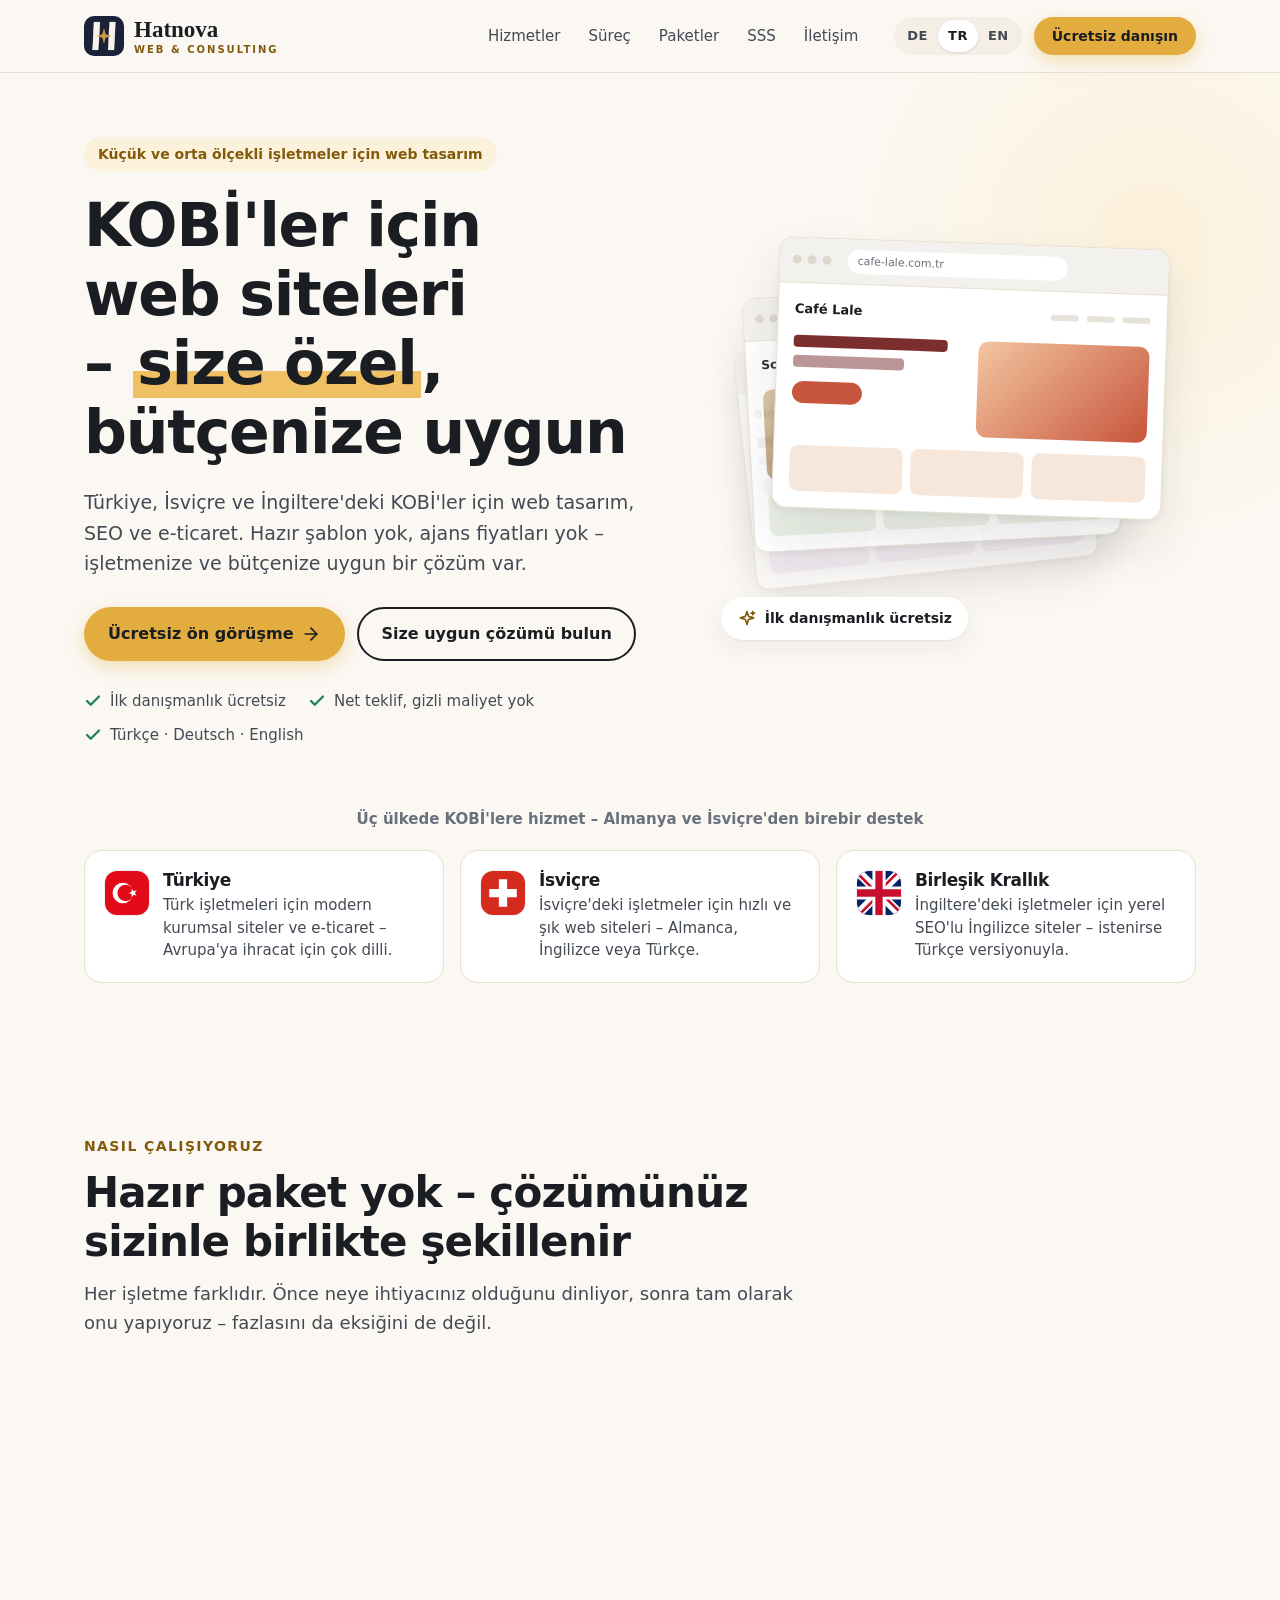
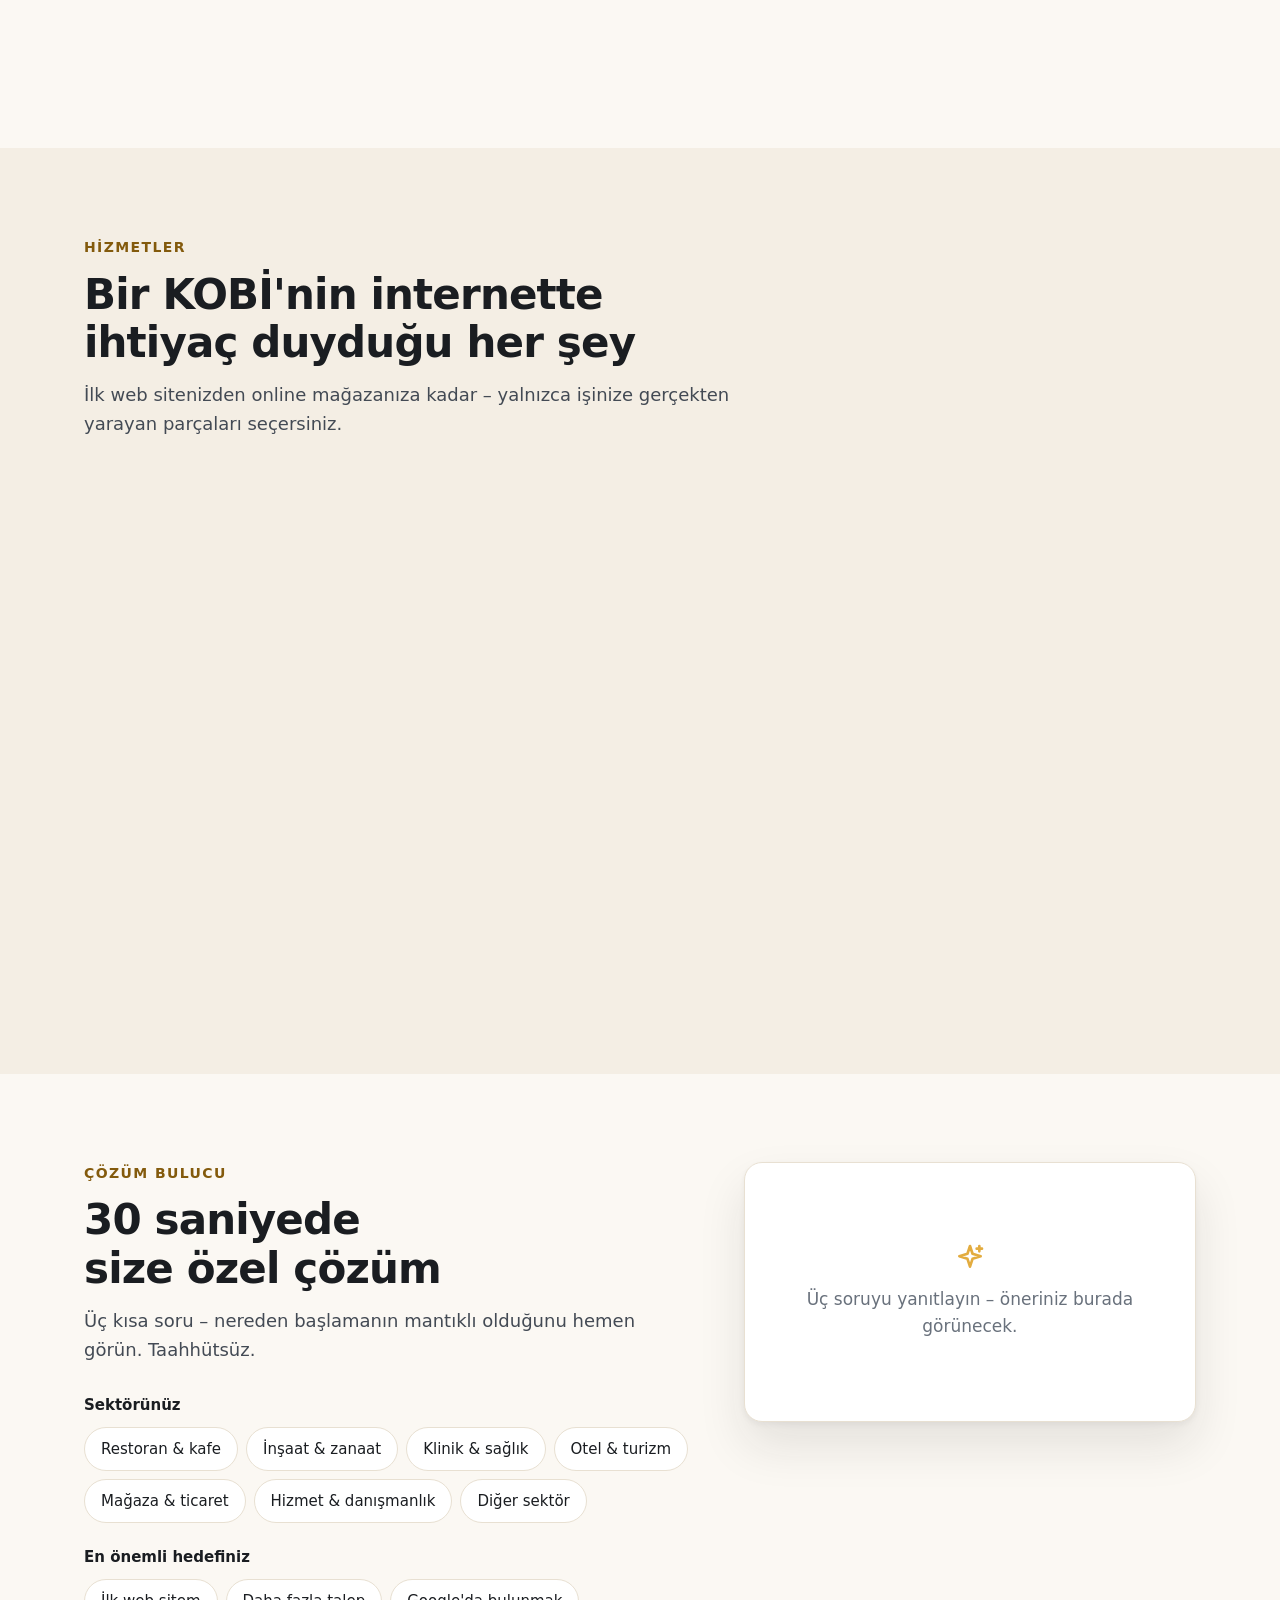
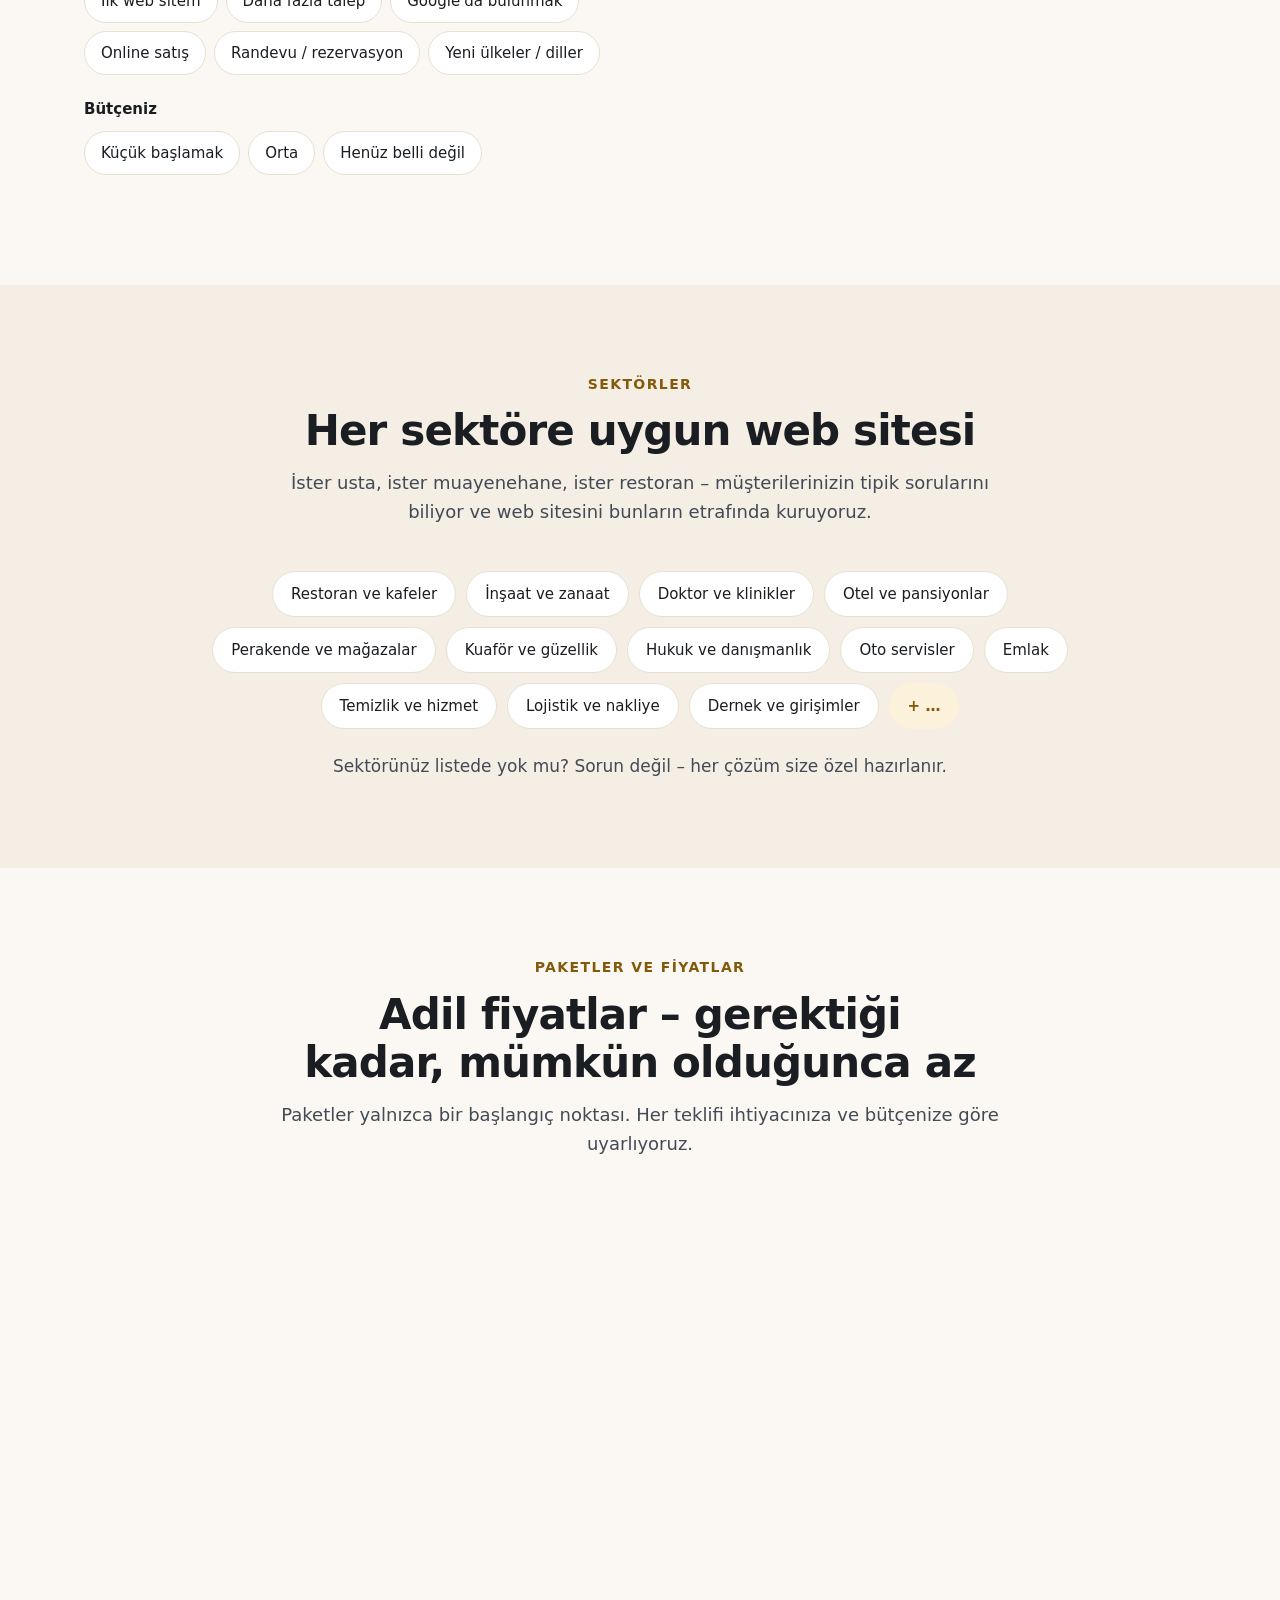
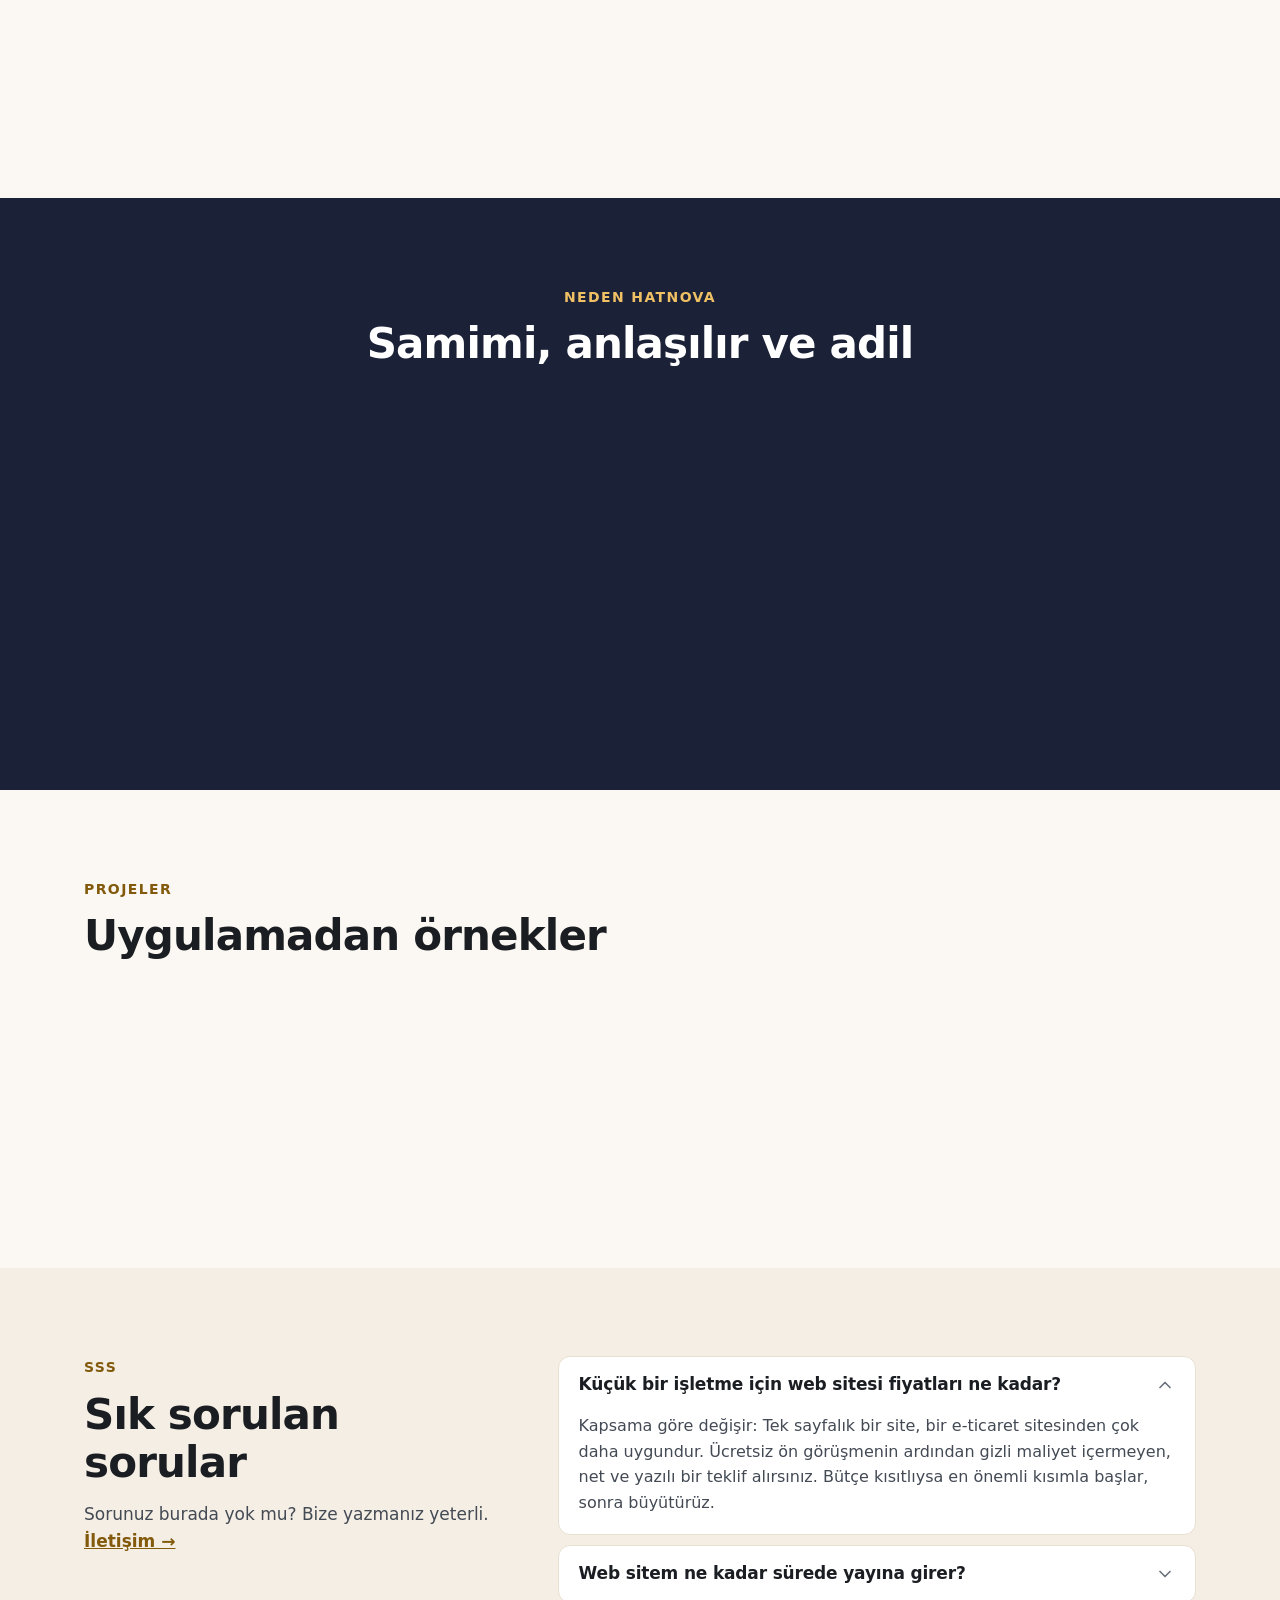
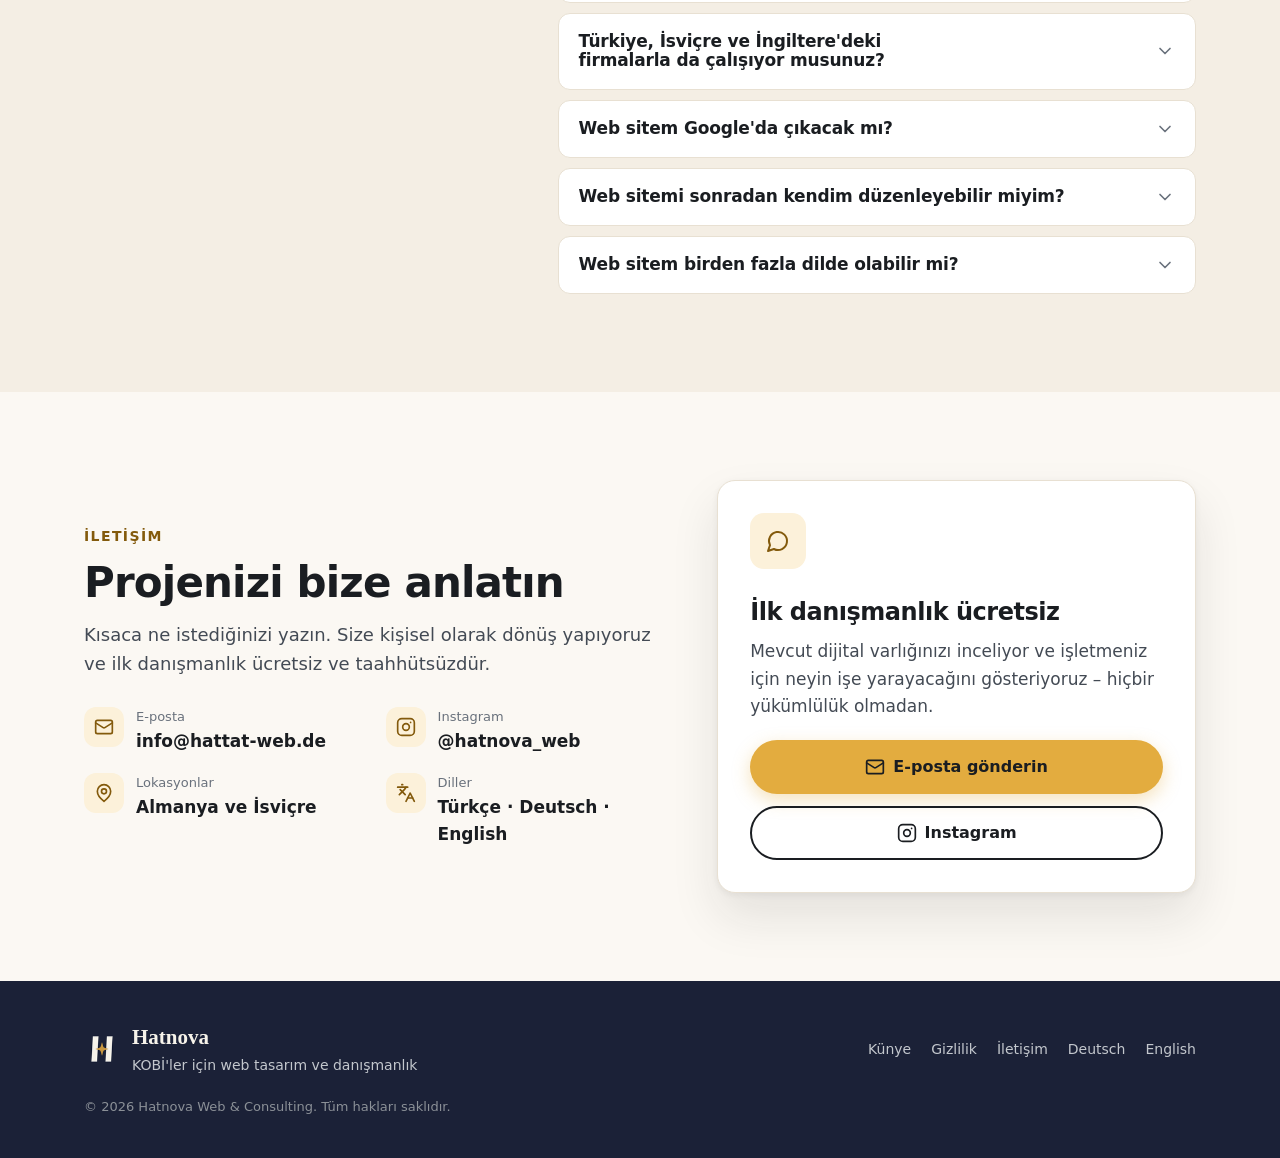
<file: tr/index.html>
<!DOCTYPE html>
<html lang="tr">
<head>
<meta charset="UTF-8">
<meta name="viewport" content="width=device-width, initial-scale=1">
<title>Uygun Fiyatlı Web Tasarım – KOBİ&#39;lere Özel | Hatnova Web</title>
<meta name="description" content="KOBİ&#39;ler için kurumsal web sitesi, e-ticaret ve SEO. Hazır şablon yok – işletmenize ve bütçenize özel çözümler. Ücretsiz ön görüşme.">
<meta name="robots" content="index, follow, max-image-preview:large">
<meta name="referrer" content="strict-origin-when-cross-origin">
<meta http-equiv="Content-Security-Policy" content="default-src 'self'; script-src 'self' 'sha256-PcSUf7aUd9SEFKJdrBlBeCEbjsuFSA8v6JGTnsPnmcI='; style-src 'self' 'sha256-M2/fQ9iyDCOgieNwV9/EhET3MRyS0VQzbaHqveqZ9PA='; img-src 'self' data:; connect-src 'self' https://api.country.is; base-uri 'self'; form-action 'self' mailto:; object-src 'none'">
<link rel="canonical" href="https://hattat-web.de/tr/">
<link rel="alternate" hreflang="en" href="https://hattat-web.de/">
<link rel="alternate" hreflang="de" href="https://hattat-web.de/de/">
<link rel="alternate" hreflang="tr" href="https://hattat-web.de/tr/">
<link rel="alternate" hreflang="x-default" href="https://hattat-web.de/">
<meta name="theme-color" content="#FBF8F3">
<link rel="icon" href="../assets/mark-32.png" sizes="32x32" type="image/png">
<link rel="icon" href="../assets/mark-192.png" sizes="192x192" type="image/png">
<link rel="apple-touch-icon" href="../assets/mark-180.png">
<link rel="manifest" href="../site.webmanifest">
<meta property="og:type" content="website">
<meta property="og:site_name" content="Hatnova Web & Consulting">
<meta property="og:title" content="Uygun Fiyatlı Web Tasarım – KOBİ&#39;lere Özel | Hatnova Web">
<meta property="og:description" content="KOBİ&#39;ler için kurumsal web sitesi, e-ticaret ve SEO. Hazır şablon yok – işletmenize ve bütçenize özel çözümler. Ücretsiz ön görüşme.">
<meta property="og:url" content="https://hattat-web.de/tr/">
<meta property="og:image" content="https://hattat-web.de/assets/og-image.jpg">
<meta property="og:image:width" content="1200">
<meta property="og:image:height" content="630">
<meta property="og:locale" content="tr_TR">
<meta property="og:locale:alternate" content="en_GB">
<meta property="og:locale:alternate" content="de_DE">
<meta name="twitter:card" content="summary_large_image">
<style>html.geo-pending body{visibility:hidden;animation:geo-reveal 0s 2.2s forwards}@keyframes geo-reveal{to{visibility:visible}}</style>
<script>/* Hatnova – Spracherkennung anhand der IP (Land) mit Fallbacks.
   Läuft inline im <head>, damit die Weiterleitung auf "/" ohne Flackern passiert.
   Reihenfolge:
   1. Manuell gewählte Sprache (localStorage "hatnova_lang") gewinnt immer.
   2. Land per IP: zuerst /cdn-cgi/trace (nur wenn Cloudflare vorgeschaltet ist – first-party,
      keine Daten an Dritte), sonst api.country.is.
   3. Fällt alles aus: Browsersprache, sonst Englisch.
   Suchmaschinen-Bots werden nie umgeleitet (Google crawlt aus den USA → sieht EN = x-default). */
(function (w, d) {
  var CFG = {
    tryCloudflare: false,          // auf true setzen, sobald Cloudflare vorgeschaltet ist (first-party, ohne Drittanbieter)
    geoApi: "https://api.country.is/",
    timeout: 1200,
    browserTurkishWins: true       // Türkischsprachige Browser (z. B. Diaspora in DE/CH/UK) → TR
  };
  var KEY = "hatnova_lang", CC = "hatnova_cc";
  var BOT = /bot|crawl|spider|slurp|lighthouse|pagespeed|bingpreview|facebookexternalhit|embedly|whatsapp|telegram|preview|headless/i;

  function ls(k, v) { try { if (v === undefined) return localStorage.getItem(k); localStorage.setItem(k, v); } catch (e) { return null; } }
  function ss(k, v) { try { if (v === undefined) return sessionStorage.getItem(k); sessionStorage.setItem(k, v); } catch (e) { return null; } }
  function browserLang() { return ((navigator.languages && navigator.languages[0]) || navigator.language || "").toLowerCase(); }

  function langFor(country) {
    var b = browserLang();
    if (CFG.browserTurkishWins && b.indexOf("tr") === 0) return "tr";
    if (!country) return b.indexOf("tr") === 0 ? "tr" : b.indexOf("de") === 0 ? "de" : "en";
    if (country === "TR") return "tr";
    if (country === "CH") return /^(fr|it)/.test(b) ? "en" : "de"; // Romandie/Tessin → EN
    if (country === "DE" || country === "AT" || country === "LI") return "de";
    return "en"; // GB und Rest der Welt
  }

  function get(url, parse, cb) {
    var done = false, ctl = w.AbortController ? new AbortController() : null;
    var t = setTimeout(function () { if (!done) { done = true; if (ctl) ctl.abort(); cb(null); } }, CFG.timeout);
    if (!w.fetch) { clearTimeout(t); return cb(null); }
    fetch(url, { signal: ctl ? ctl.signal : undefined, credentials: "omit", cache: "no-store" })
      .then(function (r) { if (!r.ok) throw 0; return r.text(); })
      .then(function (txt) { if (done) return; done = true; clearTimeout(t); cb(parse(txt)); })
      .catch(function () { if (done) return; done = true; clearTimeout(t); cb(null); });
  }
  function valid(c) { return c && /^[A-Z]{2}$/.test(c) ? c : null; }

  function country(cb) {
    var cached = ss(CC);
    if (cached) return cb(cached === "-" ? null : cached);
    function api() {
      get(CFG.geoApi, function (t) { try { return valid(JSON.parse(t).country); } catch (e) { return null; } }, fin);
    }
    function fin(c) { ss(CC, c || "-"); cb(c); }
    if (CFG.tryCloudflare) {
      get("/cdn-cgi/trace", function (t) { var m = /(?:^|\n)loc=([A-Z]{2})/.exec(t); return m ? valid(m[1]) : null; },
        function (c) { c ? fin(c) : api(); });
    } else api();
  }

  // ?geotest in der URL schaltet die Bot-Erkennung zum Testen ab
  var isBot = !/[?&]geotest/.test(location.search) && (BOT.test(navigator.userAgent || "") || navigator.webdriver === true);

  w.HatnovaGeo = {
    isBot: isBot,
    pref: function (v) { return ls(KEY, v); },
    detect: function (cb) { country(function (c) { cb(langFor(c), c); }); },
    langFor: langFor
  };

  // Nur die Startseite "/" leitet automatisch weiter. Unterseiten (/de/, /tr/) bleiben,
  // wo sie sind – dort erscheint höchstens ein dezenter Sprachhinweis (app.js).
  var root = d.documentElement.getAttribute("data-root") === "1";
  if (!root || isBot) return;
  var q = /[?&]lang=(de|tr|en)\b/.exec(location.search);
  if (q) ls(KEY, q[1]);
  var p = ls(KEY);
  var idx = location.protocol === "file:" ? "index.html" : ""; // lokal geöffnet → Datei direkt ansteuern
  var PATHS = { de: "de/" + idx, tr: "tr/" + idx };
  if (p) { if (PATHS[p]) location.replace(PATHS[p] + location.hash); return; }

  d.documentElement.className += " geo-pending";
  function reveal() { d.documentElement.className = d.documentElement.className.replace(" geo-pending", ""); }
  var cap = setTimeout(reveal, 2000);
  w.HatnovaGeo.detect(function (lang) {
    clearTimeout(cap);
    if (PATHS[lang]) location.replace(PATHS[lang] + location.hash);
    else reveal();
  });
})(window, document);
</script>
<link rel="stylesheet" href="../assets/style.css?v=20261029">
<script src="../assets/app.js?v=20261029" defer></script>
<script type="application/ld+json">{"@context":"https://schema.org","@graph":[{"@type":"ProfessionalService","@id":"https://hattat-web.de/#org","name":"Hatnova Web & Consulting","alternateName":"Hatnova Web","url":"https://hattat-web.de/","logo":"https://hattat-web.de/assets/mark-512.png","image":"https://hattat-web.de/assets/og-image.jpg","email":"info@hattat-web.de","description":"KOBİ'ler için kurumsal web sitesi, e-ticaret ve SEO. Hazır şablon yok – işletmenize ve bütçenize özel çözümler. Ücretsiz ön görüşme.","address":{"@type":"PostalAddress","addressCountry":"DE"},"areaServed":[{"@type":"Country","name":"Switzerland"},{"@type":"Country","name":"Türkiye"},{"@type":"Country","name":"United Kingdom"},{"@type":"Country","name":"Germany"}],"knowsLanguage":["de","tr","en"],"sameAs":["https://www.instagram.com/hatnova_web/"],"makesOffer":[{"@type":"Offer","itemOffered":{"@type":"Service","name":"Kurumsal web sitesi","description":"Modern, mobil uyumlu kurumsal site veya tek sayfalık tanıtım sitesi – hazır şablon değil, size özel tasarım."}},{"@type":"Offer","itemOffered":{"@type":"Service","name":"SEO ve yerel görünürlük","description":"Google'da üst sıralarda bulunun: anahtar kelimeler, Google İşletme Profili ve bölgenizde yerel arama."}},{"@type":"Offer","itemOffered":{"@type":"Service","name":"E-ticaret sitesi","description":"Ürünlerinizi online satın – sade, güvenli ve kendiniz kolayca yönetebileceğiniz şekilde."}},{"@type":"Offer","itemOffered":{"@type":"Service","name":"Çok dilli web siteleri","description":"Türkçe, Almanca, İngilizce – yurt dışı müşterisi olan veya ihracat yapan işletmeler için ideal."}},{"@type":"Offer","itemOffered":{"@type":"Service","name":"Rezervasyon ve web uygulamaları","description":"Online randevu, rezervasyon, teklif formları veya işinizi kolaylaştıran küçük araçlar."}},{"@type":"Offer","itemOffered":{"@type":"Service","name":"Dijital danışmanlık","description":"Dürüst değerlendirme: İşletmeniz için ne işe yarar, ne yaramaz? Açık ve anlaşılır bir dille."}}]},{"@type":"WebSite","@id":"https://hattat-web.de/#website","url":"https://hattat-web.de/","name":"Hatnova Web & Consulting","inLanguage":["en","de","tr"],"publisher":{"@id":"https://hattat-web.de/#org"}},{"@type":"WebPage","url":"https://hattat-web.de/tr/","name":"Uygun Fiyatlı Web Tasarım – KOBİ'lere Özel | Hatnova Web","inLanguage":"tr","isPartOf":{"@id":"https://hattat-web.de/#website"},"about":{"@id":"https://hattat-web.de/#org"}},{"@type":"FAQPage","inLanguage":"tr","mainEntity":[{"@type":"Question","name":"Küçük bir işletme için web sitesi fiyatları ne kadar?","acceptedAnswer":{"@type":"Answer","text":"Kapsama göre değişir: Tek sayfalık bir site, bir e-ticaret sitesinden çok daha uygundur. Ücretsiz ön görüşmenin ardından gizli maliyet içermeyen, net ve yazılı bir teklif alırsınız. Bütçe kısıtlıysa en önemli kısımla başlar, sonra büyütürüz."}},{"@type":"Question","name":"Web sitem ne kadar sürede yayına girer?","acceptedAnswer":{"@type":"Answer","text":"Tek sayfalık bir site çoğu zaman birkaç hafta içinde hazır olur; daha büyük siteler veya mağazalar buna göre daha uzun sürer. Kesin zaman planını birlikte belirliyoruz."}},{"@type":"Question","name":"Türkiye, İsviçre ve İngiltere'deki firmalarla da çalışıyor musunuz?","acceptedAnswer":{"@type":"Answer","text":"Evet. Türkiye, İsviçre, İngiltere ve Almanya'daki KOBİ'lerle çalışıyoruz. Görüşmeler görüntülü, telefonla veya e-posta ile – Türkçe, Almanca ya da İngilizce yapılır."}},{"@type":"Question","name":"Web sitem Google'da çıkacak mı?","acceptedAnswer":{"@type":"Answer","text":"Her site teknik olarak temiz ve arama motoru dostu kurulur. Müşterilerinizin gerçekten kullandığı anahtar kelimeleri seçer, istenirse yerel arama için Google İşletme Profilinizi de oluştururuz."}},{"@type":"Question","name":"Web sitemi sonradan kendim düzenleyebilir miyim?","acceptedAnswer":{"@type":"Answer","text":"Evet, isterseniz. Siteyi metinleri, görselleri veya teklifleri kendiniz değiştirebileceğiniz şekilde kuruyoruz – ya da bakımını biz üstleniyoruz."}},{"@type":"Question","name":"Web sitem birden fazla dilde olabilir mi?","acceptedAnswer":{"@type":"Answer","text":"Evet. Türkçe, Almanca ve İngilizce siteler hazırlıyoruz – birlikte de olabilir; her dil Google'da ayrı ayrı bulunacak şekilde."}}]}]}</script>
</head>
<body>
<a class="skip" href="#main">İçeriğe geç</a>

<div class="langbar" id="langbar" hidden>
  <div class="wrap langbar-in">
    <span id="langbar-text"></span>
    <a id="langbar-go" class="langbar-go" href="./"></a>
    <button type="button" class="langbar-x" id="langbar-x" aria-label=""><svg class="i" viewBox="0 0 24 24" aria-hidden="true"><path d="M18 6 6 18M6 6l12 12"/></svg></button>
  </div>
</div>

<header class="site-header" id="top">
  <div class="wrap header-in">
    <a class="brand" href="./" aria-label="Hatnova Web & Consulting">
      <img src="../assets/mark-64.png" width="40" height="40" alt="">
      <span class="brand-txt"><strong>Hatnova</strong><small>WEB &amp; CONSULTING</small></span>
    </a>
    <nav class="nav" id="nav" aria-label="Main">
      <a href="#leistungen">Hizmetler</a>
      <a href="#ablauf">Süreç</a>
      <a href="#pakete">Paketler</a>
      <a href="#faq">SSS</a>
      <a href="#kontakt">İletişim</a>
    </nav>
    <div class="header-actions">
      <div class="langs" role="navigation" aria-label="Language">
<a href="../de/" hreflang="de" lang="de" data-lang="de" title="Deutsch">DE</a><a href="../tr/" hreflang="tr" lang="tr" data-lang="tr" aria-current="true" class="on" title="Türkçe">TR</a><a href="../" hreflang="en" lang="en" data-lang="en" title="English">EN</a>      </div>
      <a class="btn btn-gold btn-sm hide-sm" href="#kontakt">Ücretsiz danışın</a>
      <button class="burger" id="burger" type="button" aria-controls="nav" aria-expanded="false" aria-label="Menu"><svg class="i" viewBox="0 0 24 24" aria-hidden="true"><path d="M4 6h16M4 12h16M4 18h16"/></svg></button>
    </div>
  </div>
</header>

<main id="main">

<!-- HERO -->
<section class="hero">
  <div class="wrap hero-grid">
    <div class="hero-copy">
      <p class="eyebrow">Küçük ve orta ölçekli işletmeler için web tasarım</p>
      <h1>KOBİ'ler için web siteleri – <mark>size özel</mark>, bütçenize uygun</h1>
      <p class="lead">Türkiye, İsviçre ve İngiltere&#39;deki KOBİ&#39;ler için web tasarım, SEO ve e-ticaret. Hazır şablon yok, ajans fiyatları yok – işletmenize ve bütçenize uygun bir çözüm var.</p>
      <div class="btn-row">
        <a class="btn btn-gold" href="#kontakt">Ücretsiz ön görüşme <svg class="i" viewBox="0 0 24 24" aria-hidden="true"><path d="M5 12h14"/><path d="m12 5 7 7-7 7"/></svg></a>
        <a class="btn btn-ghost" href="#finder">Size uygun çözümü bulun</a>
      </div>
      <ul class="checks">
<li><svg class="i" viewBox="0 0 24 24" aria-hidden="true"><path d="M20 6 9 17l-5-5"/></svg>İlk danışmanlık ücretsiz</li><li><svg class="i" viewBox="0 0 24 24" aria-hidden="true"><path d="M20 6 9 17l-5-5"/></svg>Net teklif, gizli maliyet yok</li><li><svg class="i" viewBox="0 0 24 24" aria-hidden="true"><path d="M20 6 9 17l-5-5"/></svg>Türkçe · Deutsch · English</li>      </ul>
    </div>
    <div class="hero-visual" aria-label="Örnekler: üç işletme, üç farklı web sitesi" role="img">
      <div class="mock m1">
        <div class="mock-bar"><i></i><i></i><i></i><span>cafe-lale.com.tr</span></div>
        <div class="mock-body">
          <div class="mk-nav"><b>Café Lale</b><span></span><span></span><span></span></div>
          <div class="mk-hero"><div class="mk-l"><em></em><em class="s"></em><u></u></div><div class="mk-img"></div></div>
          <div class="mk-cards"><span></span><span></span><span></span></div>
        </div>
      </div>
      <div class="mock m2">
        <div class="mock-bar"><i></i><i></i><i></i><span>schreinerei-huber.ch</span></div>
        <div class="mock-body">
          <div class="mk-nav"><b>Schreinerei Huber</b><span></span><span></span></div>
          <div class="mk-hero"><div class="mk-img"></div><div class="mk-l"><em></em><em class="s"></em><u></u></div></div>
          <div class="mk-cards"><span></span><span></span><span></span></div>
        </div>
      </div>
      <div class="mock m3">
        <div class="mock-bar"><i></i><i></i><i></i><span>bloom-florist.co.uk</span></div>
        <div class="mock-body">
          <div class="mk-nav"><b>Bloom &amp; Co.</b><span></span><span></span><span></span></div>
          <div class="mk-hero"><div class="mk-l"><em></em><em class="s"></em><u></u></div><div class="mk-img"></div></div>
          <div class="mk-cards"><span></span><span></span><span></span></div>
        </div>
      </div>
      <div class="hero-badge"><svg class="i" viewBox="0 0 24 24" aria-hidden="true"><path d="M12 3l1.9 5.8L20 10.7l-6.1 1.9L12 18.5l-1.9-5.9L4 10.7l6.1-1.9z"/><path d="M19 3v4M17 5h4"/></svg><span>İlk danışmanlık ücretsiz</span></div>
    </div>
  </div>
</section>

<!-- MÄRKTE -->
<section class="markets" aria-labelledby="markets-h">
  <div class="wrap">
    <h2 id="markets-h" class="markets-h">Üç ülkede KOBİ&#39;lere hizmet – Almanya ve İsviçre&#39;den birebir destek</h2>
    <div class="market-grid">
      <div class="market">
        <span class="flag"><svg viewBox="0 0 32 32" aria-hidden="true"><rect width="32" height="32" fill="#E30A17"/><circle cx="13" cy="16" r="7.5" fill="#fff"/><circle cx="15" cy="16" r="6" fill="#E30A17"/><polygon fill="#fff" points="17.10,16.00 19.35,15.24 19.38,12.86 20.80,14.76 23.07,14.06 21.70,16.00 23.07,17.94 20.80,17.24 19.38,19.14 19.35,16.76"/></svg></span>
        <div><h3>Türkiye</h3><p>Türk işletmeleri için modern kurumsal siteler ve e-ticaret – Avrupa&#39;ya ihracat için çok dilli.</p></div>
      </div>
      <div class="market">
        <span class="flag"><svg viewBox="0 0 32 32" aria-hidden="true"><rect width="32" height="32" fill="#D52B1E"/><path d="M13 6h6v7h7v6h-7v7h-6v-7H6v-6h7z" fill="#fff"/></svg></span>
        <div><h3>İsviçre</h3><p>İsviçre&#39;deki işletmeler için hızlı ve şık web siteleri – Almanca, İngilizce veya Türkçe.</p></div>
      </div>
      <div class="market">
        <span class="flag"><svg viewBox="0 0 60 60" aria-hidden="true"><defs><clipPath id="gbt"><path d="M30,30 h30 v30 z v30 h-30 z h-30 v-30 z v-30 h30 z"/></clipPath></defs><rect width="60" height="60" fill="#012169"/><path d="M0,0 L60,60 M60,0 L0,60" stroke="#fff" stroke-width="12"/><path d="M0,0 L60,60 M60,0 L0,60" clip-path="url(#gbt)" stroke="#C8102E" stroke-width="7"/><path d="M30,0 v60 M0,30 h60" stroke="#fff" stroke-width="18"/><path d="M30,0 v60 M0,30 h60" stroke="#C8102E" stroke-width="10"/></svg></span>
        <div><h3>Birleşik Krallık</h3><p>İngiltere&#39;deki işletmeler için yerel SEO&#39;lu İngilizce siteler – istenirse Türkçe versiyonuyla.</p></div>
      </div>
    </div>
  </div>
</section>

<!-- ABLAUF -->
<section class="sec" id="ablauf">
  <div class="wrap">
    <div class="sec-head">
      <p class="tag">Nasıl çalışıyoruz</p>
      <h2>Hazır paket yok – çözümünüz sizinle birlikte şekillenir</h2>
      <p class="sec-lead">Her işletme farklıdır. Önce neye ihtiyacınız olduğunu dinliyor, sonra tam olarak onu yapıyoruz – fazlasını da eksiğini de değil.</p>
    </div>
    <ol class="steps">
      <li class="step reveal"><span class="step-n">1</span><h3>Dinliyoruz</h3><p>Ücretsiz ön görüşmede hedeflerinizi, müşterilerinizi, bütçenizi ve zaman planınızı konuşuyoruz. Türkçe, Almanca veya İngilizce.</p></li>
      <li class="step reveal"><span class="step-n">2</span><h3>Öneri ve teklif</h3><p>Net fiyatlı, somut bir öneri alırsınız. Bütçe kısıtlıysa projeyi aşama aşama planlıyoruz.</p></li>
      <li class="step reveal"><span class="step-n">3</span><h3>Uygulama ve destek</h3><p>Tasarlıyor, Google dostu metinler yazıyor ve yayına alıyoruz. Sonrasında da doğrudan muhatabınız olmaya devam ediyoruz.</p></li>
    </ol>
  </div>
</section>

<!-- LEISTUNGEN -->
<section class="sec sec-alt" id="leistungen">
  <div class="wrap">
    <div class="sec-head">
      <p class="tag">Hizmetler</p>
      <h2>Bir KOBİ&#39;nin internette ihtiyaç duyduğu her şey</h2>
      <p class="sec-lead">İlk web sitenizden online mağazanıza kadar – yalnızca işinize gerçekten yarayan parçaları seçersiniz.</p>
    </div>
    <div class="cards3">
      <article class="card reveal">
        <span class="ico"><svg class="i" viewBox="0 0 24 24" aria-hidden="true"><circle cx="12" cy="12" r="10"/><path d="M2 12h20"/><path d="M12 2a15.3 15.3 0 0 1 4 10 15.3 15.3 0 0 1-4 10 15.3 15.3 0 0 1-4-10 15.3 15.3 0 0 1 4-10z"/></svg></span>
        <h3>Kurumsal web sitesi</h3>
        <p>Modern, mobil uyumlu kurumsal site veya tek sayfalık tanıtım sitesi – hazır şablon değil, size özel tasarım.</p>
      </article>
      <article class="card reveal">
        <span class="ico"><svg class="i" viewBox="0 0 24 24" aria-hidden="true"><circle cx="11" cy="11" r="8"/><path d="m21 21-4.3-4.3"/></svg></span>
        <h3>SEO ve yerel görünürlük</h3>
        <p>Google&#39;da üst sıralarda bulunun: anahtar kelimeler, Google İşletme Profili ve bölgenizde yerel arama.</p>
      </article>
      <article class="card reveal">
        <span class="ico"><svg class="i" viewBox="0 0 24 24" aria-hidden="true"><circle cx="8" cy="21" r="1"/><circle cx="19" cy="21" r="1"/><path d="M2.05 2.05h2l2.66 12.42a2 2 0 0 0 2 1.58h9.78a2 2 0 0 0 1.95-1.57l1.65-7.43H5.12"/></svg></span>
        <h3>E-ticaret sitesi</h3>
        <p>Ürünlerinizi online satın – sade, güvenli ve kendiniz kolayca yönetebileceğiniz şekilde.</p>
      </article>
      <article class="card reveal">
        <span class="ico"><svg class="i" viewBox="0 0 24 24" aria-hidden="true"><path d="m5 8 6 6"/><path d="m4 14 6-6 2-3"/><path d="M2 5h12"/><path d="M7 2h1"/><path d="m22 22-5-10-5 10"/><path d="M14 18h6"/></svg></span>
        <h3>Çok dilli web siteleri</h3>
        <p>Türkçe, Almanca, İngilizce – yurt dışı müşterisi olan veya ihracat yapan işletmeler için ideal.</p>
      </article>
      <article class="card reveal">
        <span class="ico"><svg class="i" viewBox="0 0 24 24" aria-hidden="true"><rect x="3" y="4" width="18" height="18" rx="2"/><path d="M16 2v4M8 2v4M3 10h18"/><path d="m9 16 2 2 4-4"/></svg></span>
        <h3>Rezervasyon ve web uygulamaları</h3>
        <p>Online randevu, rezervasyon, teklif formları veya işinizi kolaylaştıran küçük araçlar.</p>
      </article>
      <article class="card reveal">
        <span class="ico"><svg class="i" viewBox="0 0 24 24" aria-hidden="true"><path d="M15 14c.2-1 .7-1.7 1.5-2.5 1-.9 1.5-2.2 1.5-3.5A6 6 0 0 0 6 8c0 1 .2 2.2 1.5 3.5.7.7 1.3 1.5 1.5 2.5"/><path d="M9 18h6M10 22h4"/></svg></span>
        <h3>Dijital danışmanlık</h3>
        <p>Dürüst değerlendirme: İşletmeniz için ne işe yarar, ne yaramaz? Açık ve anlaşılır bir dille.</p>
      </article>
    </div>
  </div>
</section>

<!-- LÖSUNGSFINDER -->
<section class="sec" id="finder">
  <div class="wrap finder">
    <div class="finder-q">
      <p class="tag">Çözüm bulucu</p>
      <h2>30 saniyede size özel çözüm</h2>
      <p class="sec-lead">Üç kısa soru – nereden başlamanın mantıklı olduğunu hemen görün. Taahhütsüz.</p>
      <form id="finder-form" class="finder-form">
        <fieldset><legend>Sektörünüz</legend>
          <div class="chips"><label><input type="radio" name="ind" value="food"><span>Restoran &amp; kafe</span></label><label><input type="radio" name="ind" value="trade"><span>İnşaat &amp; zanaat</span></label><label><input type="radio" name="ind" value="health"><span>Klinik &amp; sağlık</span></label><label><input type="radio" name="ind" value="hotel"><span>Otel &amp; turizm</span></label><label><input type="radio" name="ind" value="retail"><span>Mağaza &amp; ticaret</span></label><label><input type="radio" name="ind" value="service"><span>Hizmet &amp; danışmanlık</span></label><label><input type="radio" name="ind" value="other"><span>Diğer sektör</span></label></div>
        </fieldset>
        <fieldset><legend>En önemli hedefiniz</legend>
          <div class="chips"><label><input type="radio" name="goal" value="start"><span>İlk web sitem</span></label><label><input type="radio" name="goal" value="leads"><span>Daha fazla talep</span></label><label><input type="radio" name="goal" value="google"><span>Google&#39;da bulunmak</span></label><label><input type="radio" name="goal" value="sell"><span>Online satış</span></label><label><input type="radio" name="goal" value="book"><span>Randevu / rezervasyon</span></label><label><input type="radio" name="goal" value="intl"><span>Yeni ülkeler / diller</span></label></div>
        </fieldset>
        <fieldset><legend>Bütçeniz</legend>
          <div class="chips"><label><input type="radio" name="budget" value="small"><span>Küçük başlamak</span></label><label><input type="radio" name="budget" value="mid"><span>Orta</span></label><label><input type="radio" name="budget" value="open"><span>Henüz belli değil</span></label></div>
        </fieldset>
      </form>
    </div>
    <aside class="finder-r" aria-live="polite">
      <div class="result" id="finder-result">
        <p class="result-empty" id="finder-empty"><svg class="i" viewBox="0 0 24 24" aria-hidden="true"><path d="M12 3l1.9 5.8L20 10.7l-6.1 1.9L12 18.5l-1.9-5.9L4 10.7l6.1-1.9z"/><path d="M19 3v4M17 5h4"/></svg><span>Üç soruyu yanıtlayın – öneriniz burada görünecek.</span></p>
        <div id="finder-out" hidden>
          <p class="result-k">Size önerimiz</p>
          <h3 id="finder-pkg"></h3>
          <ul id="finder-list" class="ticks"></ul>
          <p id="finder-staged" class="staged" hidden></p>
          <a id="finder-cta" class="btn btn-gold btn-block" href="mailto:info@hattat-web.de"><svg class="i" viewBox="0 0 24 24" aria-hidden="true"><rect x="2" y="4" width="20" height="16" rx="2"/><path d="m22 7-8.97 5.7a1.94 1.94 0 0 1-2.06 0L2 7"/></svg> Bu bilgilerle teklif isteyin</a>
          <p class="result-note">Bu ilk bir öneridir. Görüşmede her şeyi işletmenize göre uyarlıyoruz.</p>
        </div>
      </div>
    </aside>
  </div>
  <script type="application/json" id="finder-data">{"industries": {"food": ["Restoran & kafe", ["Mobil uyumlu online menü", "Tek tıkla rezervasyon veya sipariş"]], "trade": ["İnşaat & zanaat", ["Öncesi/sonrası fotoğraflarla referanslar", "Fotoğraf yüklemeli teklif formu"]], "health": ["Klinik & sağlık", ["Online randevu sistemi", "Hizmetlerin anlaşılır anlatımı"]], "hotel": ["Otel & turizm", ["Komisyonsuz direkt rezervasyon", "Fotoğraf galerisi & çevre önerileri"]], "retail": ["Mağaza & ticaret", ["Ürün kataloğu veya e-ticaret", "Güncel çalışma saatleri & kampanyalar"]], "service": ["Hizmet & danışmanlık", ["Fiyat aralıklı net hizmet sayfaları", "Müşteri yorumlarıyla güven"]], "other": ["Diğer sektör", ["İş süreçlerinize uygun yapı", "İhtiyacınıza göre özellikler"]]}, "goals": {"start": ["İlk web sitem", ["Kısa sürede profesyonel bir görünüm"]], "leads": ["Daha fazla talep", ["Her sayfada net iletişim yolları"]], "google": ["Google'da bulunmak", ["Yerel SEO & Google İşletme Profili"]], "sell": ["Online satış", ["Güvenli ödemeli e-ticaret sitesi"]], "book": ["Randevu / rezervasyon", ["İşinizi kolaylaştıran rezervasyon sistemi"]], "intl": ["Yeni ülkeler / diller", ["Her dili Google'da ayrı bulunan çok dilli sayfalar"]]}, "budgets": {"small": "Küçük başlamak", "mid": "Orta", "open": "Henüz belli değil"}, "pkgs": {"start": "Başlangıç paketi", "business": "Kurumsal paket", "custom": "Size Özel paket"}, "staged": "İpucu: En önemli kısımla başlar, aşama aşama büyütürüz – böylece bütçenize uygun kalır.", "always": "Mobil uyumlu, hızlı ve arama motoru dostu", "mail_intro": "Merhaba Hatnova ekibi,\n\nbir web sitesiyle ilgileniyorum. Çözüm bulucudaki bilgilerim:", "mail_outro": "\n\nÜcretsiz ön görüşme için benimle iletişime geçebilir misiniz?\n\nSaygılarımla", "mail_labels": ["Sektör", "Hedef", "Bütçe", "Öneri"], "email": "info@hattat-web.de"}</script>
</section>

<!-- BRANCHEN -->
<section class="sec sec-alt" id="branchen">
  <div class="wrap">
    <div class="sec-head center">
      <p class="tag">Sektörler</p>
      <h2>Her sektöre uygun web sitesi</h2>
      <p class="sec-lead">İster usta, ister muayenehane, ister restoran – müşterilerinizin tipik sorularını biliyor ve web sitesini bunların etrafında kuruyoruz.</p>
    </div>
    <ul class="ind-list">
<li>Restoran ve kafeler</li><li>İnşaat ve zanaat</li><li>Doktor ve klinikler</li><li>Otel ve pansiyonlar</li><li>Perakende ve mağazalar</li><li>Kuaför ve güzellik</li><li>Hukuk ve danışmanlık</li><li>Oto servisler</li><li>Emlak</li><li>Temizlik ve hizmet</li><li>Lojistik ve nakliye</li><li>Dernek ve girişimler</li>      <li class="ind-more">+ …</li>
    </ul>
    <p class="ind-note">Sektörünüz listede yok mu? Sorun değil – her çözüm size özel hazırlanır.</p>
  </div>
</section>

<!-- PAKETE -->
<section class="sec" id="pakete">
  <div class="wrap">
    <div class="sec-head center">
      <p class="tag">Paketler ve fiyatlar</p>
      <h2>Adil fiyatlar – gerektiği kadar, mümkün olduğunca az</h2>
      <p class="sec-lead">Paketler yalnızca bir başlangıç noktası. Her teklifi ihtiyacınıza ve bütçenize göre uyarlıyoruz.</p>
    </div>
    <div class="pkgs">
      <article class="pkg reveal">
        <h3>Başlangıç</h3>
        <p class="pkg-for">Hızlıca internette yer almak isteyen yeni ve küçük işletmeler için.</p>
        <ul class="ticks"><li><svg class="i" viewBox="0 0 24 24" aria-hidden="true"><path d="M20 6 9 17l-5-5"/></svg>Tek sayfa, mobil uyumlu</li><li><svg class="i" viewBox="0 0 24 24" aria-hidden="true"><path d="M20 6 9 17l-5-5"/></svg>İletişim, arama ve WhatsApp butonu</li><li><svg class="i" viewBox="0 0 24 24" aria-hidden="true"><path d="M20 6 9 17l-5-5"/></svg>Google İşletme Profili</li><li><svg class="i" viewBox="0 0 24 24" aria-hidden="true"><path d="M20 6 9 17l-5-5"/></svg>Temel SEO ve hızlı açılış</li></ul>
        <p class="pkg-price">Fiyat kapsama göre – ücretsiz görüşmeden sonra net teklif</p>
        <a class="btn btn-ghost btn-block" href="mailto:info@hattat-web.de?subject=Teklif%20isteyin%20%E2%80%93%20Ba%C5%9Flang%C4%B1%C3%A7">Teklif isteyin</a>
      </article>
      <article class="pkg reveal pkg-hot">
<span class="pkg-badge">Popüler</span>        <h3>Kurumsal</h3>
        <p class="pkg-for">Google&#39;dan yeni müşteri kazanmak isteyen KOBİ&#39;ler için.</p>
        <ul class="ticks"><li><svg class="i" viewBox="0 0 24 24" aria-hidden="true"><path d="M20 6 9 17l-5-5"/></svg>Çok sayfalı kurumsal site</li><li><svg class="i" viewBox="0 0 24 24" aria-hidden="true"><path d="M20 6 9 17l-5-5"/></svg>Hedefli anahtar kelimelerle metinler</li><li><svg class="i" viewBox="0 0 24 24" aria-hidden="true"><path d="M20 6 9 17l-5-5"/></svg>Bölgenize yönelik yerel SEO</li><li><svg class="i" viewBox="0 0 24 24" aria-hidden="true"><path d="M20 6 9 17l-5-5"/></svg>İsteğe bağlı çok dilli</li></ul>
        <p class="pkg-price">Fiyat kapsama göre – ücretsiz görüşmeden sonra net teklif</p>
        <a class="btn btn-gold btn-block" href="mailto:info@hattat-web.de?subject=Teklif%20isteyin%20%E2%80%93%20Kurumsal">Teklif isteyin</a>
      </article>
      <article class="pkg reveal">
        <h3>Size Özel</h3>
        <p class="pkg-for">Özel iş süreçleri olan veya online satış yapan işletmeler için.</p>
        <ul class="ticks"><li><svg class="i" viewBox="0 0 24 24" aria-hidden="true"><path d="M20 6 9 17l-5-5"/></svg>E-ticaret veya rezervasyon sistemi</li><li><svg class="i" viewBox="0 0 24 24" aria-hidden="true"><path d="M20 6 9 17l-5-5"/></svg>Web uygulaması ve entegrasyonlar</li><li><svg class="i" viewBox="0 0 24 24" aria-hidden="true"><path d="M20 6 9 17l-5-5"/></svg>Birden fazla dil ve pazar</li><li><svg class="i" viewBox="0 0 24 24" aria-hidden="true"><path d="M20 6 9 17l-5-5"/></svg>Adım adım büyütme</li></ul>
        <p class="pkg-price">Fiyat kapsama göre – ücretsiz görüşmeden sonra net teklif</p>
        <a class="btn btn-ghost btn-block" href="mailto:info@hattat-web.de?subject=Teklif%20isteyin%20%E2%80%93%20Size%20%C3%96zel">Teklif isteyin</a>
      </article>
    </div>
  </div>
</section>

<!-- WARUM -->
<section class="sec sec-dark" id="vorteile">
  <div class="wrap">
    <div class="sec-head center">
      <p class="tag">Neden Hatnova</p>
      <h2>Samimi, anlaşılır ve adil</h2>
    </div>
    <div class="cards4">
      <div class="why reveal"><span class="ico"><svg class="i" viewBox="0 0 24 24" aria-hidden="true"><circle cx="12" cy="8" r="5"/><path d="M20 21a8 8 0 0 0-16 0"/></svg></span><h3>Tek ve sabit muhatap</h3><p>Çağrı merkezi yok, bilet sistemi yok. Her zaman sitenizi yapan kişiyle doğrudan konuşursunuz.</p></div>
      <div class="why reveal"><span class="ico"><svg class="i" viewBox="0 0 24 24" aria-hidden="true"><path d="m5 8 6 6"/><path d="m4 14 6-6 2-3"/><path d="M2 5h12"/><path d="M7 2h1"/><path d="m22 22-5-10-5 10"/><path d="M14 18h6"/></svg></span><h3>Sizin dilinizi konuşuyoruz</h3><p>Türkçe, Almanca ve İngilizce danışmanlık – ve müşterilerinize kendi dillerinde ulaşan web siteleri.</p></div>
      <div class="why reveal"><span class="ico"><svg class="i" viewBox="0 0 24 24" aria-hidden="true"><circle cx="11" cy="11" r="8"/><path d="m21 21-4.3-4.3"/></svg></span><h3>Baştan Google için tasarlanır</h3><p>Temiz altyapı, hızlı açılış ve müşterilerinizin gerçekten aradığı kelimelerle yazılmış metinler.</p></div>
      <div class="why reveal"><span class="ico"><svg class="i" viewBox="0 0 24 24" aria-hidden="true"><circle cx="8" cy="8" r="6"/><path d="M18.09 10.37A6 6 0 1 1 10.34 18"/><path d="M7 6h1v4"/><path d="m16.71 13.88.7.71-2.82 2.82"/></svg></span><h3>Küçük bütçelere uygun</h3><p>Küçük başlayın, sonra büyütün. Yalnızca işinizi gerçekten ileri taşıyan şeye ödeme yaparsınız.</p></div>
    </div>
  </div>
</section>

<!-- PROJEKTE -->
<section class="sec" id="projekte">
  <div class="wrap">
    <div class="sec-head">
      <p class="tag">Projeler</p>
      <h2>Uygulamadan örnekler</h2>
    </div>
    <div class="projects">
      <article class="project reveal p1">
        <div class="project-art" aria-hidden="true"><span></span><span></span><span></span></div>
        <div class="project-txt">
          <h3>İZ – Uygur Restoranı, Mannheim</h3>
          <p>Restoran web sitesi ve Uygur kültürünü ile mutfağını oyunlarla tanıtan ayrı bir deneyim sayfası.</p>
          <p class="project-tags"><span>Gastronomi</span><span>Almanya</span></p>
        </div>
      </article>
      <article class="project reveal p2">
        <div class="project-art" aria-hidden="true"><span></span><span></span><span></span></div>
        <div class="project-txt">
          <h3>Kebapçızade, Çorum</h3>
          <p>Misafirlerin merakını uyandıran, oyun öğeleriyle akılda kalan eğlenceli bir restoran sitesi.</p>
          <p class="project-tags"><span>Gastronomi</span><span>Türkiye</span></p>
        </div>
      </article>
    </div>
  </div>
</section>

<!-- FAQ -->
<section class="sec sec-alt" id="faq">
  <div class="wrap faq-wrap">
    <div class="sec-head">
      <p class="tag">SSS</p>
      <h2>Sık sorulan sorular</h2>
      <p class="faq-more">Sorunuz burada yok mu? Bize yazmanız yeterli. <a href="#kontakt">İletişim →</a></p>
    </div>
    <div class="faq">
      <details open>
        <summary><h3>Küçük bir işletme için web sitesi fiyatları ne kadar?</h3><svg class="i" viewBox="0 0 24 24" aria-hidden="true"><path d="m6 9 6 6 6-6"/></svg></summary>
        <p>Kapsama göre değişir: Tek sayfalık bir site, bir e-ticaret sitesinden çok daha uygundur. Ücretsiz ön görüşmenin ardından gizli maliyet içermeyen, net ve yazılı bir teklif alırsınız. Bütçe kısıtlıysa en önemli kısımla başlar, sonra büyütürüz.</p>
      </details>
      <details>
        <summary><h3>Web sitem ne kadar sürede yayına girer?</h3><svg class="i" viewBox="0 0 24 24" aria-hidden="true"><path d="m6 9 6 6 6-6"/></svg></summary>
        <p>Tek sayfalık bir site çoğu zaman birkaç hafta içinde hazır olur; daha büyük siteler veya mağazalar buna göre daha uzun sürer. Kesin zaman planını birlikte belirliyoruz.</p>
      </details>
      <details>
        <summary><h3>Türkiye, İsviçre ve İngiltere&#39;deki firmalarla da çalışıyor musunuz?</h3><svg class="i" viewBox="0 0 24 24" aria-hidden="true"><path d="m6 9 6 6 6-6"/></svg></summary>
        <p>Evet. Türkiye, İsviçre, İngiltere ve Almanya&#39;daki KOBİ&#39;lerle çalışıyoruz. Görüşmeler görüntülü, telefonla veya e-posta ile – Türkçe, Almanca ya da İngilizce yapılır.</p>
      </details>
      <details>
        <summary><h3>Web sitem Google&#39;da çıkacak mı?</h3><svg class="i" viewBox="0 0 24 24" aria-hidden="true"><path d="m6 9 6 6 6-6"/></svg></summary>
        <p>Her site teknik olarak temiz ve arama motoru dostu kurulur. Müşterilerinizin gerçekten kullandığı anahtar kelimeleri seçer, istenirse yerel arama için Google İşletme Profilinizi de oluştururuz.</p>
      </details>
      <details>
        <summary><h3>Web sitemi sonradan kendim düzenleyebilir miyim?</h3><svg class="i" viewBox="0 0 24 24" aria-hidden="true"><path d="m6 9 6 6 6-6"/></svg></summary>
        <p>Evet, isterseniz. Siteyi metinleri, görselleri veya teklifleri kendiniz değiştirebileceğiniz şekilde kuruyoruz – ya da bakımını biz üstleniyoruz.</p>
      </details>
      <details>
        <summary><h3>Web sitem birden fazla dilde olabilir mi?</h3><svg class="i" viewBox="0 0 24 24" aria-hidden="true"><path d="m6 9 6 6 6-6"/></svg></summary>
        <p>Evet. Türkçe, Almanca ve İngilizce siteler hazırlıyoruz – birlikte de olabilir; her dil Google&#39;da ayrı ayrı bulunacak şekilde.</p>
      </details>
    </div>
  </div>
</section>

<!-- KONTAKT -->
<section class="sec" id="kontakt">
  <div class="wrap contact">
    <div>
      <p class="tag">İletişim</p>
      <h2>Projenizi bize anlatın</h2>
      <p class="sec-lead">Kısaca ne istediğinizi yazın. Size kişisel olarak dönüş yapıyoruz ve ilk danışmanlık ücretsiz ve taahhütsüzdür.</p>
      <ul class="contact-list">
        <li><svg class="i" viewBox="0 0 24 24" aria-hidden="true"><rect x="2" y="4" width="20" height="16" rx="2"/><path d="m22 7-8.97 5.7a1.94 1.94 0 0 1-2.06 0L2 7"/></svg><div><small>E-posta</small><a href="mailto:info@hattat-web.de">info@hattat-web.de</a></div></li>
        <li><svg class="i" viewBox="0 0 24 24" aria-hidden="true"><rect x="2" y="2" width="20" height="20" rx="5"/><circle cx="12" cy="12" r="4"/><path d="M17.5 6.5h.01"/></svg><div><small>Instagram</small><a href="https://www.instagram.com/hatnova_web/" rel="noopener" target="_blank">@hatnova_web</a></div></li>
        <li><svg class="i" viewBox="0 0 24 24" aria-hidden="true"><path d="M20 10c0 6-8 12-8 12s-8-6-8-12a8 8 0 0 1 16 0Z"/><circle cx="12" cy="10" r="3"/></svg><div><small>Lokasyonlar</small><span>Almanya ve İsviçre</span></div></li>
        <li><svg class="i" viewBox="0 0 24 24" aria-hidden="true"><path d="m5 8 6 6"/><path d="m4 14 6-6 2-3"/><path d="M2 5h12"/><path d="M7 2h1"/><path d="m22 22-5-10-5 10"/><path d="M14 18h6"/></svg><div><small>Diller</small><span>Türkçe · Deutsch · English</span></div></li>
      </ul>
    </div>
    <div class="contact-box">
      <span class="ico ico-lg"><svg class="i" viewBox="0 0 24 24" aria-hidden="true"><path d="M7.9 20A9 9 0 1 0 4 16.1L2 22Z"/></svg></span>
      <h3>İlk danışmanlık ücretsiz</h3>
      <p>Mevcut dijital varlığınızı inceliyor ve işletmeniz için neyin işe yarayacağını gösteriyoruz – hiçbir yükümlülük olmadan.</p>
      <a class="btn btn-gold btn-block" href="mailto:info@hattat-web.de?subject=Web%20sitesi%20talebi%20%E2%80%93%20%C3%BCcretsiz%20%C3%B6n%20g%C3%B6r%C3%BC%C5%9Fme"><svg class="i" viewBox="0 0 24 24" aria-hidden="true"><rect x="2" y="4" width="20" height="16" rx="2"/><path d="m22 7-8.97 5.7a1.94 1.94 0 0 1-2.06 0L2 7"/></svg> E-posta gönderin</a>
      <a class="btn btn-ghost btn-block" href="https://www.instagram.com/hatnova_web/" rel="noopener" target="_blank"><svg class="i" viewBox="0 0 24 24" aria-hidden="true"><rect x="2" y="2" width="20" height="20" rx="5"/><circle cx="12" cy="12" r="4"/><path d="M17.5 6.5h.01"/></svg> Instagram</a>
    </div>
  </div>
</section>

</main>

<footer class="site-footer">
  <div class="wrap footer-in">
    <div class="footer-brand">
      <img src="../assets/mark-64.png" width="36" height="36" alt="" loading="lazy">
      <div><strong>Hatnova</strong><span>KOBİ&#39;ler için web tasarım ve danışmanlık</span></div>
    </div>
    <nav class="footer-links" aria-label="Footer">
      <a href="../impressum.html">Künye</a>
      <a href="../datenschutz.html">Gizlilik</a>
      <a href="#kontakt">İletişim</a>
<a href="../de/" hreflang="de" lang="de" data-lang="de">Deutsch</a><a href="../" hreflang="en" lang="en" data-lang="en">English</a>    </nav>
    <p class="footer-copy">© <span id="year">2026</span> Hatnova Web &amp; Consulting. Tüm hakları saklıdır.</p>
  </div>
</footer>

<script type="application/json" id="langbar-data">{"en": {"text": "This page is also available in English.", "go": "Go to English page", "close": "Close", "path": "../"}, "de": {"text": "Diese Seite gibt es auch auf Deutsch.", "go": "Zur deutschen Seite", "close": "Schliessen", "path": "../de/"}, "tr": {"text": "Bu sayfa Türkçe olarak da mevcut.", "go": "Türkçe sayfaya geç", "close": "Kapat", "path": "../tr/"}}</script>
</body>
</html>
</file>
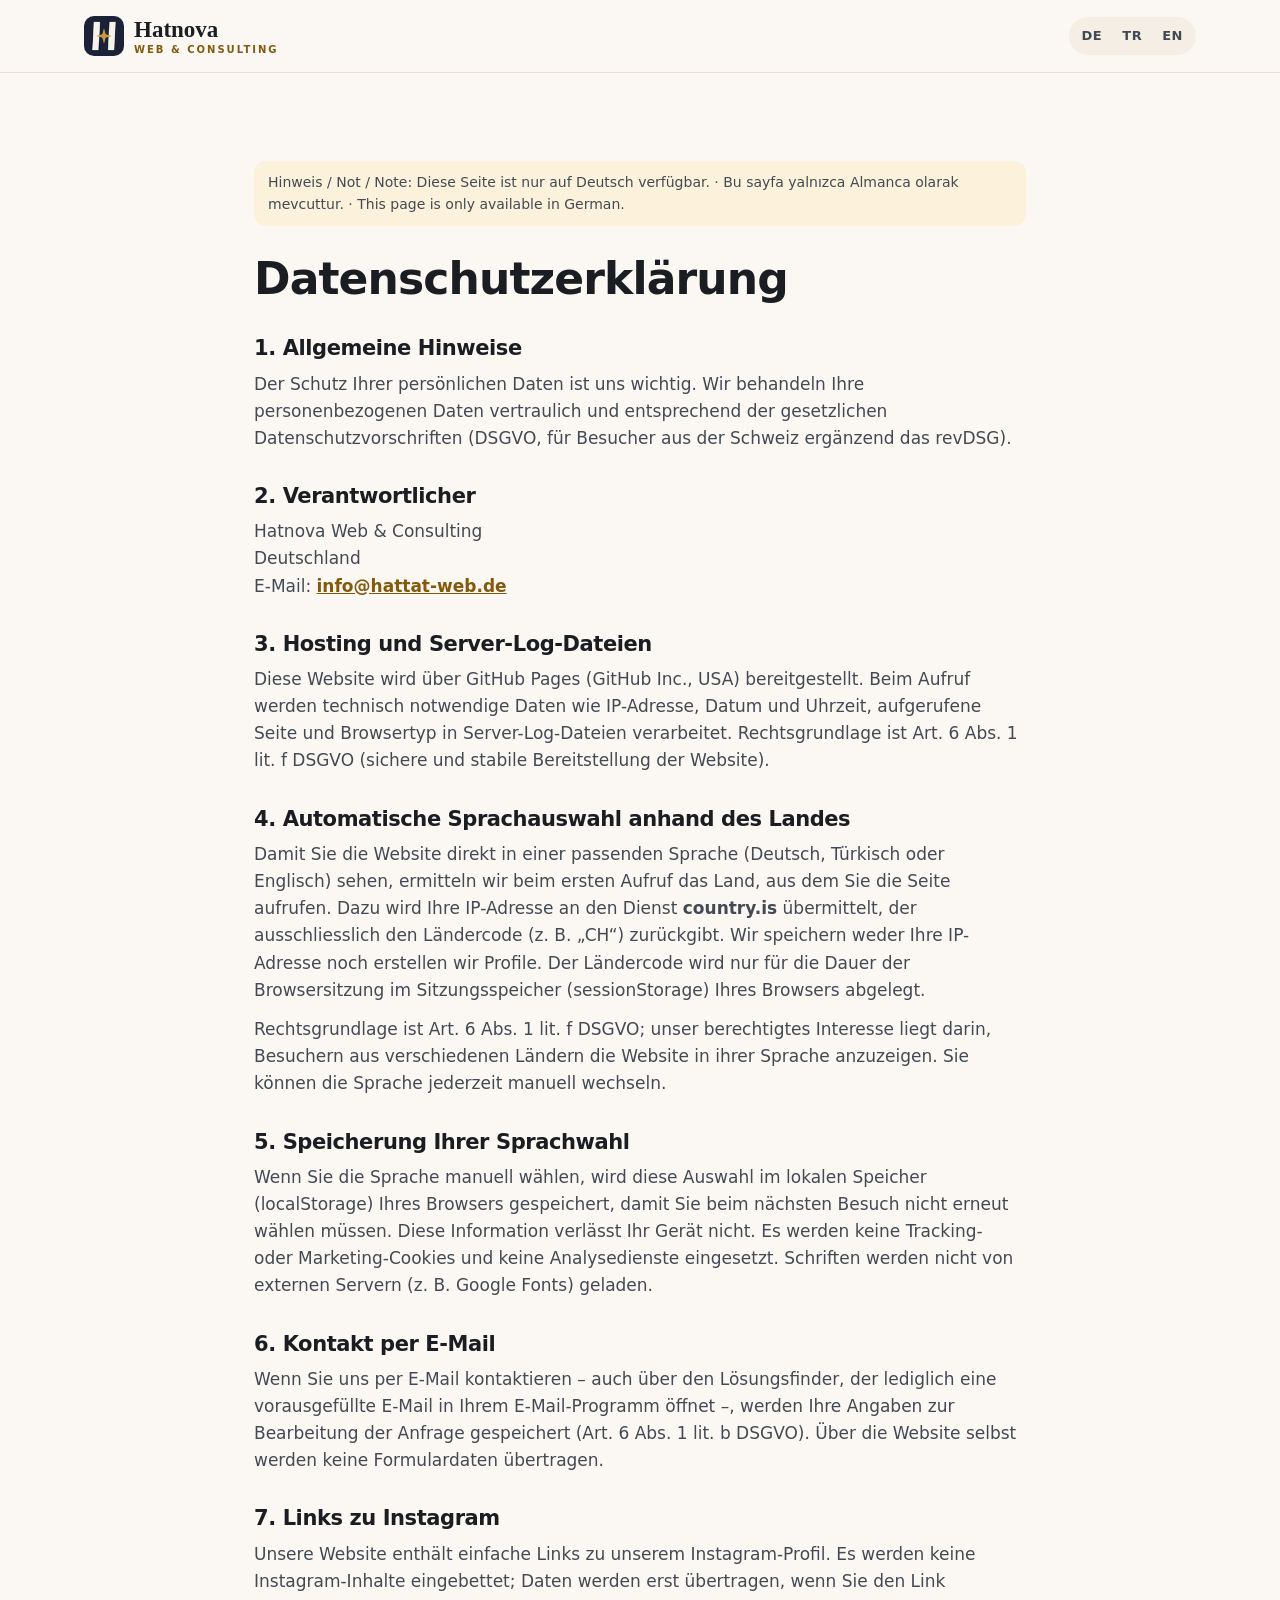
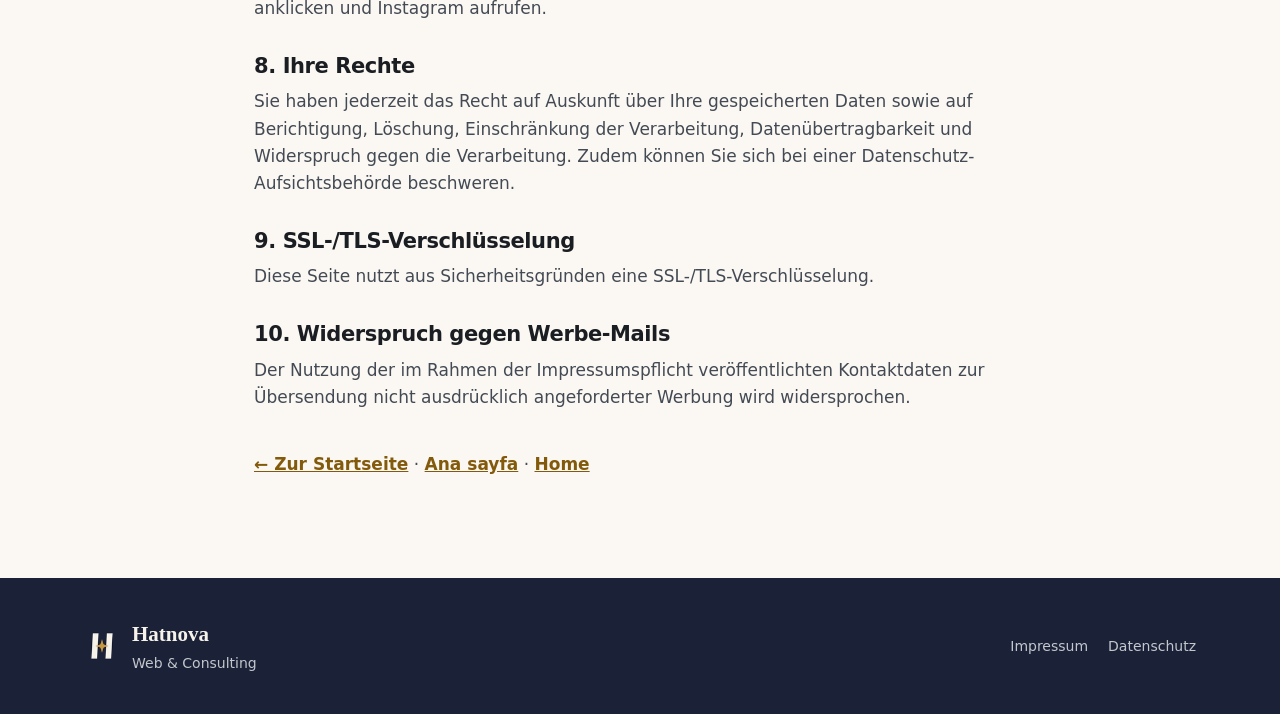
<file: datenschutz.html>
<!DOCTYPE html>
<html lang="de">
<head>
<meta charset="UTF-8">
<meta name="viewport" content="width=device-width, initial-scale=1">
<title>Datenschutzerklärung | Hatnova Web &amp; Consulting</title>
<meta name="robots" content="noindex, follow">
<link rel="canonical" href="https://hattat-web.de/datenschutz.html">
<link rel="icon" href="assets/mark-32.png" sizes="32x32" type="image/png">
<link rel="stylesheet" href="assets/style.css">
</head>
<body>
<header class="site-header"><div class="wrap header-in">
  <a class="brand" href="de/"><img src="assets/mark-64.png" width="40" height="40" alt=""><span class="brand-txt"><strong>Hatnova</strong><small>WEB &amp; CONSULTING</small></span></a>
  <div class="header-actions" style="margin-left:auto"><div class="langs"><a href="de/">DE</a><a href="tr/">TR</a><a href="./">EN</a></div></div>
</div></header>
<main class="sec legal"><div class="wrap">
<p class="legal-note">Hinweis / Not / Note: Diese Seite ist nur auf Deutsch verfügbar. · Bu sayfa yalnızca Almanca olarak mevcuttur. · This page is only available in German.</p>
<h1>Datenschutzerklärung</h1>

<h2>1. Allgemeine Hinweise</h2>
<p>Der Schutz Ihrer persönlichen Daten ist uns wichtig. Wir behandeln Ihre personenbezogenen Daten vertraulich und entsprechend der gesetzlichen Datenschutzvorschriften (DSGVO, für Besucher aus der Schweiz ergänzend das revDSG).</p>

<h2>2. Verantwortlicher</h2>
<!-- TODO: Name und vollständige Anschrift wie im Impressum ergänzen. -->
<p>Hatnova Web &amp; Consulting<br>Deutschland<br>E-Mail: <a href="mailto:info@hattat-web.de">info@hattat-web.de</a></p>

<h2>3. Hosting und Server-Log-Dateien</h2>
<p>Diese Website wird über GitHub Pages (GitHub Inc., USA) bereitgestellt. Beim Aufruf werden technisch notwendige Daten wie IP-Adresse, Datum und Uhrzeit, aufgerufene Seite und Browsertyp in Server-Log-Dateien verarbeitet. Rechtsgrundlage ist Art. 6 Abs. 1 lit. f DSGVO (sichere und stabile Bereitstellung der Website).</p>

<h2>4. Automatische Sprachauswahl anhand des Landes</h2>
<p>Damit Sie die Website direkt in einer passenden Sprache (Deutsch, Türkisch oder Englisch) sehen, ermitteln wir beim ersten Aufruf das Land, aus dem Sie die Seite aufrufen. Dazu wird Ihre IP-Adresse an den Dienst <strong>country.is</strong> übermittelt, der ausschliesslich den Ländercode (z. B. „CH“) zurückgibt. Wir speichern weder Ihre IP-Adresse noch erstellen wir Profile. Der Ländercode wird nur für die Dauer der Browsersitzung im Sitzungsspeicher (sessionStorage) Ihres Browsers abgelegt.</p>
<p>Rechtsgrundlage ist Art. 6 Abs. 1 lit. f DSGVO; unser berechtigtes Interesse liegt darin, Besuchern aus verschiedenen Ländern die Website in ihrer Sprache anzuzeigen. Sie können die Sprache jederzeit manuell wechseln.</p>

<h2>5. Speicherung Ihrer Sprachwahl</h2>
<p>Wenn Sie die Sprache manuell wählen, wird diese Auswahl im lokalen Speicher (localStorage) Ihres Browsers gespeichert, damit Sie beim nächsten Besuch nicht erneut wählen müssen. Diese Information verlässt Ihr Gerät nicht. Es werden keine Tracking- oder Marketing-Cookies und keine Analysedienste eingesetzt. Schriften werden nicht von externen Servern (z. B. Google Fonts) geladen.</p>

<h2>6. Kontakt per E-Mail</h2>
<p>Wenn Sie uns per E-Mail kontaktieren – auch über den Lösungsfinder, der lediglich eine vorausgefüllte E-Mail in Ihrem E-Mail-Programm öffnet –, werden Ihre Angaben zur Bearbeitung der Anfrage gespeichert (Art. 6 Abs. 1 lit. b DSGVO). Über die Website selbst werden keine Formulardaten übertragen.</p>

<h2>7. Links zu Instagram</h2>
<p>Unsere Website enthält einfache Links zu unserem Instagram-Profil. Es werden keine Instagram-Inhalte eingebettet; Daten werden erst übertragen, wenn Sie den Link anklicken und Instagram aufrufen.</p>

<h2>8. Ihre Rechte</h2>
<p>Sie haben jederzeit das Recht auf Auskunft über Ihre gespeicherten Daten sowie auf Berichtigung, Löschung, Einschränkung der Verarbeitung, Datenübertragbarkeit und Widerspruch gegen die Verarbeitung. Zudem können Sie sich bei einer Datenschutz-Aufsichtsbehörde beschweren.</p>

<h2>9. SSL-/TLS-Verschlüsselung</h2>
<p>Diese Seite nutzt aus Sicherheitsgründen eine SSL-/TLS-Verschlüsselung.</p>

<h2>10. Widerspruch gegen Werbe-Mails</h2>
<p>Der Nutzung der im Rahmen der Impressumspflicht veröffentlichten Kontaktdaten zur Übersendung nicht ausdrücklich angeforderter Werbung wird widersprochen.</p>

<p class="legal-back"><a href="de/">← Zur Startseite</a> · <a href="tr/">Ana sayfa</a> · <a href="./">Home</a></p>
</div></main>
<footer class="site-footer"><div class="wrap footer-in"><div class="footer-brand"><img src="assets/mark-64.png" width="36" height="36" alt=""><div><strong>Hatnova</strong><span class="footer-sub">Web &amp; Consulting</span></div></div>
<nav class="footer-links"><a href="impressum.html">Impressum</a><a href="datenschutz.html">Datenschutz</a></nav></div></footer>
</body>
</html>
</file>
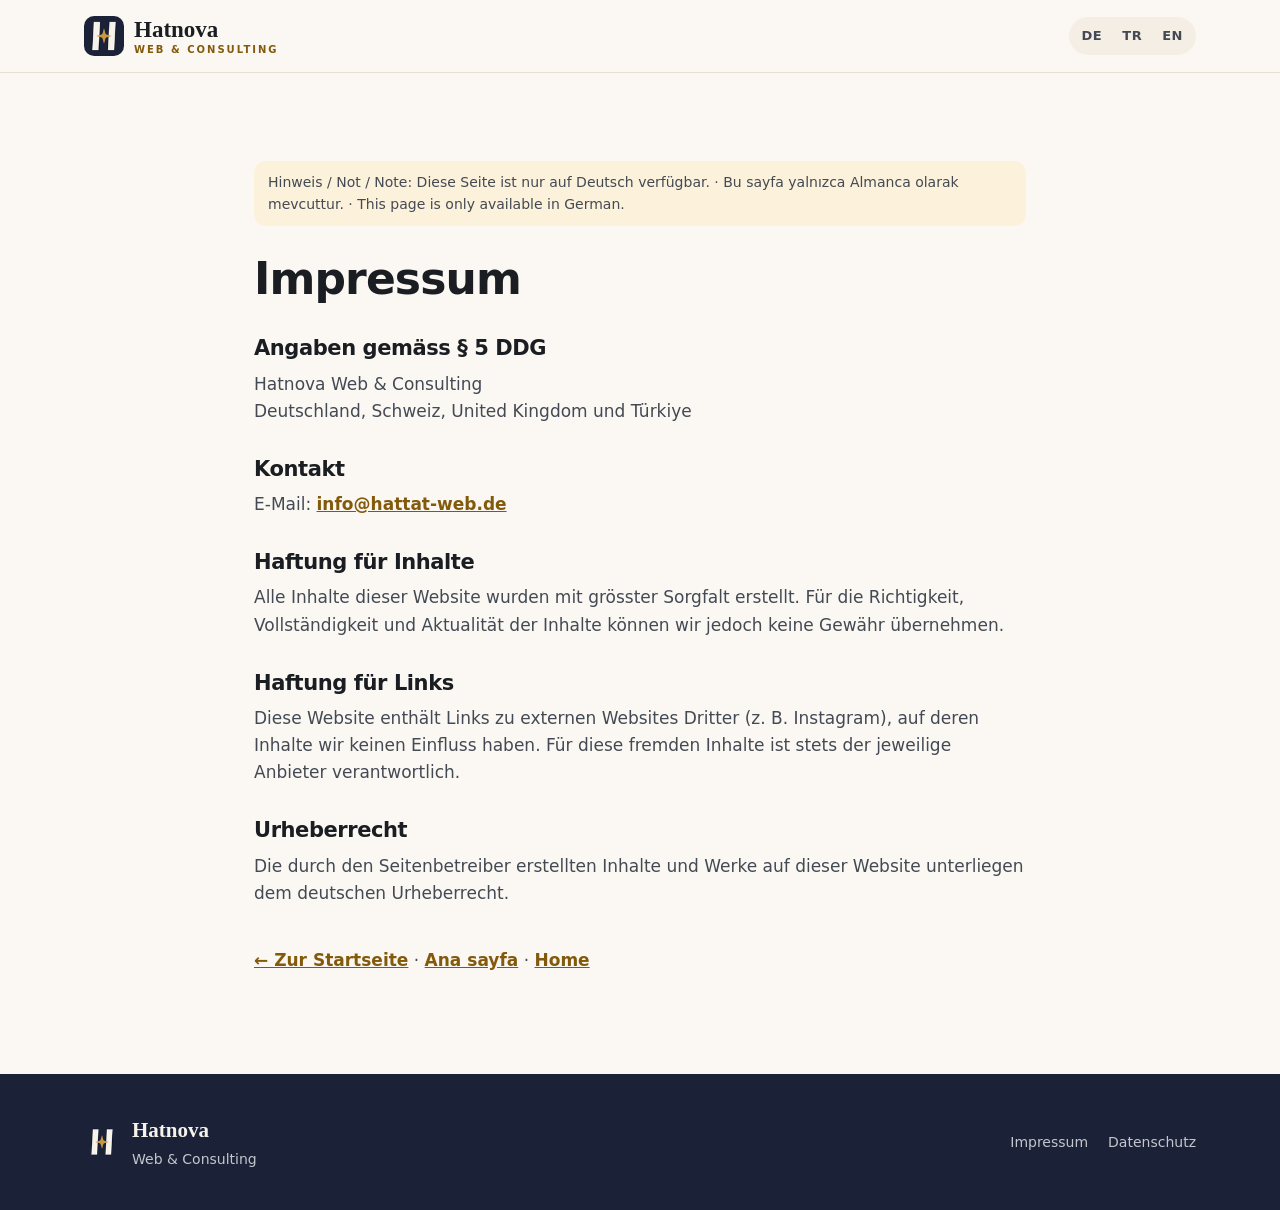
<file: impressum.html>
<!DOCTYPE html>
<html lang="de">
<head>
<meta charset="UTF-8">
<meta name="viewport" content="width=device-width, initial-scale=1">
<title>Impressum | Hatnova Web &amp; Consulting</title>
<meta name="robots" content="noindex, follow">
<link rel="canonical" href="https://hattat-web.de/impressum.html">
<link rel="icon" href="assets/mark-32.png" sizes="32x32" type="image/png">
<link rel="stylesheet" href="assets/style.css">
</head>
<body>
<header class="site-header"><div class="wrap header-in">
  <a class="brand" href="de/"><img src="assets/mark-64.png" width="40" height="40" alt=""><span class="brand-txt"><strong>Hatnova</strong><small>WEB &amp; CONSULTING</small></span></a>
  <div class="header-actions" style="margin-left:auto"><div class="langs"><a href="de/">DE</a><a href="tr/">TR</a><a href="./">EN</a></div></div>
</div></header>
<main class="sec legal"><div class="wrap">
<p class="legal-note">Hinweis / Not / Note: Diese Seite ist nur auf Deutsch verfügbar. · Bu sayfa yalnızca Almanca olarak mevcuttur. · This page is only available in German.</p>
<h1>Impressum</h1>

<h2>Angaben gemäss § 5 DDG</h2>
<p>Hatnova Web &amp; Consulting<br>
Deutschland, Schweiz, United Kingdom und Türkiye</p>

<h2>Kontakt</h2>
<p>E-Mail: <a href="mailto:info@hattat-web.de">info@hattat-web.de</a></p>

<h2>Haftung für Inhalte</h2>
<p>Alle Inhalte dieser Website wurden mit grösster Sorgfalt erstellt. Für die Richtigkeit, Vollständigkeit und Aktualität der Inhalte können wir jedoch keine Gewähr übernehmen.</p>

<h2>Haftung für Links</h2>
<p>Diese Website enthält Links zu externen Websites Dritter (z. B. Instagram), auf deren Inhalte wir keinen Einfluss haben. Für diese fremden Inhalte ist stets der jeweilige Anbieter verantwortlich.</p>

<h2>Urheberrecht</h2>
<p>Die durch den Seitenbetreiber erstellten Inhalte und Werke auf dieser Website unterliegen dem deutschen Urheberrecht.</p>

<p class="legal-back"><a href="de/">← Zur Startseite</a> · <a href="tr/">Ana sayfa</a> · <a href="./">Home</a></p>
</div></main>
<footer class="site-footer"><div class="wrap footer-in"><div class="footer-brand"><img src="assets/mark-64.png" width="36" height="36" alt=""><div><strong>Hatnova</strong><span class="footer-sub">Web &amp; Consulting</span></div></div>
<nav class="footer-links"><a href="impressum.html">Impressum</a><a href="datenschutz.html">Datenschutz</a></nav></div></footer>
</body>
</html>
</file>
<file: assets/style.css>
/* Hatnova Web & Consulting – freundlich, hell, nahbar.
   Markenfarben aus dem Logo (Gold + Anthrazit), aber auf hellem Grund statt Luxus-Schwarz. */
:root{
  --bg:#FBF8F3; --bg-alt:#F4EEE4; --surface:#FFFFFF;
  --ink:#1A1D21; --ink-2:#434A54; --muted:#69717C; --line:#E8E0D2;
  --gold:#E3AC3F; --gold-hi:#F0C064; --gold-ink:#835A0C; --tint:#FCF1DA;
  --dark:#1B2137; --dark-2:#262D49; --serif:Georgia,"Times New Roman",serif;
  --green:#1E7F55;
  --r:18px; --r-sm:12px;
  --shadow:0 1px 2px rgba(26,29,33,.05),0 8px 24px rgba(26,29,33,.06);
  --shadow-lg:0 2px 6px rgba(26,29,33,.06),0 24px 48px rgba(26,29,33,.10);
  --font:system-ui,-apple-system,"Segoe UI",Roboto,"Helvetica Neue",Arial,"Noto Sans",sans-serif;
  --wrap:1160px;
}
*,*::before,*::after{box-sizing:border-box}
[hidden]{display:none!important}
html{scroll-behavior:smooth;-webkit-text-size-adjust:100%}
body{margin:0;font-family:var(--font);font-size:17px;line-height:1.6;color:var(--ink);background:var(--bg);overflow-x:hidden;-webkit-font-smoothing:antialiased}
img,svg{display:block;max-width:100%}
a{color:inherit}
h1,h2,h3{line-height:1.15;margin:0;letter-spacing:-.02em;text-wrap:balance}
p{margin:0}
.wrap{max-width:var(--wrap);margin:0 auto;padding:0 24px}
svg.i{width:20px;height:20px;flex:none;fill:none;stroke:currentColor;stroke-width:2;stroke-linecap:round;stroke-linejoin:round}
:focus-visible{outline:3px solid var(--gold);outline-offset:2px;border-radius:6px}
.skip{position:absolute;left:-999px;top:8px;z-index:999;background:var(--ink);color:#fff;padding:10px 16px;border-radius:8px}
.skip:focus{left:8px}
[id]{scroll-margin-top:84px}

/* Buttons */
.btn{display:inline-flex;align-items:center;justify-content:center;gap:8px;font:600 16px/1 var(--font);padding:15px 22px;border-radius:999px;text-decoration:none;border:2px solid transparent;cursor:pointer;transition:transform .15s,background .2s,border-color .2s,box-shadow .2s;white-space:nowrap}
.btn:hover{transform:translateY(-1px)}
.btn-gold{background:var(--gold);color:var(--ink);box-shadow:0 6px 18px rgba(227,172,63,.35)}
.btn-gold:hover{background:var(--gold-hi)}
.btn-ghost{background:transparent;color:var(--ink);border-color:var(--ink)}
.btn-ghost:hover{background:var(--ink);color:#fff}
.btn-sm{padding:10px 16px;font-size:14px}
.btn-block{width:100%;white-space:normal;text-align:center}
.btn-row{display:flex;flex-wrap:wrap;gap:12px}

/* Language hint bar */
.langbar{background:var(--dark);color:#fff;font-size:15px}
.langbar-in{display:flex;align-items:center;gap:14px;padding-top:10px;padding-bottom:10px;flex-wrap:wrap}
.langbar-go{color:var(--gold-hi);font-weight:700}
.langbar-x{margin-left:auto;background:none;border:0;color:#fff;cursor:pointer;padding:4px;border-radius:6px}

/* Header */
.site-header{position:sticky;top:0;z-index:50;background:rgba(251,248,243,.9);backdrop-filter:saturate(1.4) blur(12px);-webkit-backdrop-filter:saturate(1.4) blur(12px);border-bottom:1px solid var(--line)}
.header-in{display:flex;align-items:center;gap:24px;height:72px}
.brand{display:flex;align-items:center;gap:10px;text-decoration:none}
.brand img{border-radius:10px}
.brand-txt{display:flex;flex-direction:column;line-height:1.1}
.brand-txt strong{font-family:var(--serif);font-size:23px;font-weight:700;letter-spacing:0;line-height:1}
.brand-txt small{font-size:10px;color:var(--gold-ink);letter-spacing:.2em;font-weight:600;margin-top:3px}
.nav{display:flex;gap:4px;margin-left:auto}
.nav a{text-decoration:none;font-size:15px;font-weight:500;color:var(--ink-2);padding:8px 12px;border-radius:999px}
.nav a:hover{background:var(--bg-alt);color:var(--ink)}
.header-actions{display:flex;align-items:center;gap:12px}
.langs{display:flex;background:var(--bg-alt);border-radius:999px;padding:3px}
.langs a{font-size:13px;font-weight:700;text-decoration:none;color:var(--ink-2);padding:6px 10px;border-radius:999px;letter-spacing:.04em}
.langs a.on{background:var(--surface);color:var(--ink);box-shadow:0 1px 3px rgba(0,0,0,.1)}
.burger{display:none;background:none;border:0;padding:8px;cursor:pointer;color:var(--ink);border-radius:10px}
.burger svg.i{width:26px;height:26px}

/* Hero */
.hero{padding:64px 0 56px;position:relative;overflow:hidden}
.hero::before{content:"";position:absolute;right:-180px;top:-140px;width:620px;height:620px;border-radius:50%;background:radial-gradient(circle,var(--tint) 0%,rgba(252,241,218,0) 70%);z-index:-1}
.hero-grid{display:grid;grid-template-columns:1.1fr .9fr;gap:56px;align-items:center}
.eyebrow{display:inline-block;font-size:14px;font-weight:600;color:var(--gold-ink);background:var(--tint);padding:6px 14px;border-radius:999px;margin-bottom:20px}
.hero h1{font-size:clamp(36px,5.2vw,60px);font-weight:800;margin-bottom:20px}
.hero h1 mark{background:linear-gradient(transparent 62%,var(--gold-hi) 62%);color:inherit;padding:0 .08em}
.lead{font-size:19px;color:var(--ink-2);max-width:580px;margin-bottom:28px}
.checks{list-style:none;padding:0;margin:28px 0 0;display:flex;flex-wrap:wrap;gap:10px 22px;font-size:15px;color:var(--ink-2)}
.checks li{display:flex;align-items:center;gap:8px}
.checks svg.i{color:var(--green);width:18px;height:18px;stroke-width:3}

/* Hero mockups */
.hero-visual{position:relative;height:420px}
.mock{position:absolute;width:82%;background:var(--surface);border-radius:14px;box-shadow:var(--shadow-lg);overflow:hidden;transition:transform .8s cubic-bezier(.2,.8,.2,1),opacity .8s,z-index 0s .4s;border:1px solid var(--line)}
.mock-bar{display:flex;align-items:center;gap:6px;padding:10px 12px;background:#F3F1EE;border-bottom:1px solid var(--line)}
.mock-bar i{width:9px;height:9px;border-radius:50%;background:#DDD7CE}
.mock-bar span{margin-left:10px;font-size:11px;color:var(--muted);background:#fff;padding:3px 10px;border-radius:999px;flex:1;max-width:220px;overflow:hidden;text-overflow:ellipsis;white-space:nowrap}
.mock-body{padding:16px}
.mk-nav{display:flex;align-items:center;gap:8px;margin-bottom:16px}
.mk-nav b{font-size:13px;margin-right:auto}
.mk-nav span{width:28px;height:6px;border-radius:3px;background:#E7E2DA}
.mk-hero{display:grid;grid-template-columns:1fr 1fr;gap:14px;margin-bottom:14px}
.mk-l em{display:block;height:12px;border-radius:4px;background:var(--c1);margin-bottom:8px;width:90%}
.mk-l em.s{width:65%;opacity:.5}
.mk-l u{display:block;width:70px;height:22px;border-radius:999px;background:var(--c2);margin-top:14px}
.mk-img{height:96px;border-radius:10px;background:var(--c3)}
.mk-cards{display:grid;grid-template-columns:repeat(3,1fr);gap:8px}
.mk-cards span{height:46px;border-radius:8px;background:var(--c4)}
.m1{--c1:#7A2E2E;--c2:#C8553D;--c3:linear-gradient(135deg,#F2C6A0,#C8553D);--c4:#F7E6DA;}
.m2{--c1:#2F4A3A;--c2:#5E8C61;--c3:linear-gradient(135deg,#D9C3A0,#8B6B44);--c4:#EAF0E6;}
.m3{--c1:#3B2E5A;--c2:#D46A9F;--c3:linear-gradient(135deg,#F9D3E3,#B983C9);--c4:#F3EAF7;}
.mock.pos0{transform:translate(14%,4%) rotate(2deg);z-index:3;opacity:1}
.mock.pos1{transform:translate(4%,18%) rotate(-3deg) scale(.94);z-index:2;opacity:.9}
.mock.pos2{transform:translate(0,32%) rotate(-6deg) scale(.88);z-index:1;opacity:.6}
.hero-badge{position:absolute;left:0;bottom:12px;z-index:5;display:flex;align-items:center;gap:8px;background:var(--surface);padding:10px 16px;border-radius:999px;box-shadow:var(--shadow);font-size:14px;font-weight:600}
.hero-badge svg.i{color:var(--gold-ink)}

/* Markets */
.markets{padding:8px 0 64px}
.markets-h{font-size:15px;font-weight:600;color:var(--muted);text-align:center;letter-spacing:0;margin-bottom:22px}
.market-grid{display:grid;grid-template-columns:repeat(3,1fr);gap:16px}
.market{display:flex;gap:14px;align-items:flex-start;background:var(--surface);border:1px solid var(--line);border-radius:var(--r);padding:20px}
.flag{flex:none;width:44px;height:44px;border-radius:12px;overflow:hidden;box-shadow:0 0 0 1px rgba(0,0,0,.06)}
.flag svg{width:100%;height:100%}
.market h3{font-size:17px;margin-bottom:4px}
.market p{font-size:15px;color:var(--ink-2);line-height:1.5}

/* Sections */
.sec{padding:88px 0}
.sec-alt{background:var(--bg-alt)}
.sec-head{max-width:720px;margin-bottom:44px}
.sec-head.center{margin-left:auto;margin-right:auto;text-align:center}
.tag{font-size:14px;font-weight:700;color:var(--gold-ink);text-transform:uppercase;letter-spacing:.1em;margin-bottom:12px}
.sec h2{font-size:clamp(28px,3.6vw,42px);font-weight:800;margin-bottom:14px}
.sec-lead{font-size:18px;color:var(--ink-2)}

/* Steps */
.steps{list-style:none;padding:0;margin:0;display:grid;grid-template-columns:repeat(3,1fr);gap:20px;counter-reset:s}
.step{background:var(--surface);border:1px solid var(--line);border-radius:var(--r);padding:28px;position:relative}
.step-n{display:inline-grid;place-items:center;width:44px;height:44px;border-radius:50%;background:var(--ink);color:#fff;font-weight:800;font-size:18px;margin-bottom:18px}
.step:nth-child(2) .step-n{background:var(--gold);color:var(--ink)}
.step:nth-child(3) .step-n{background:var(--green)}
.step h3{font-size:20px;margin-bottom:8px}
.step p{color:var(--ink-2);font-size:16px}

/* Cards */
.cards3{display:grid;grid-template-columns:repeat(3,1fr);gap:20px}
.card{background:var(--surface);border-radius:var(--r);padding:28px;border:1px solid var(--line);transition:transform .2s,box-shadow .2s}
.card:hover{transform:translateY(-3px);box-shadow:var(--shadow)}
.ico{display:inline-grid;place-items:center;width:48px;height:48px;border-radius:14px;background:var(--tint);color:var(--gold-ink);margin-bottom:18px}
.ico svg.i{width:24px;height:24px}
.ico-lg{width:56px;height:56px}
.card h3{font-size:19px;margin-bottom:8px}
.card p{color:var(--ink-2);font-size:16px}

/* Finder */
.finder{display:grid;grid-template-columns:1.15fr .85fr;gap:48px;align-items:start}
.finder-form{margin-top:28px}
.finder-form fieldset{border:0;padding:0;margin:0 0 22px}
.finder-form legend{font-weight:700;font-size:15px;margin-bottom:10px;padding:0}
.chips{display:flex;flex-wrap:wrap;gap:8px}
.chips label{cursor:pointer}
.chips input{position:absolute;opacity:0;pointer-events:none}
.chips span{display:inline-block;padding:9px 16px;border-radius:999px;background:var(--surface);border:1.5px solid var(--line);font-size:15px;font-weight:500;transition:all .15s}
.chips label:hover span{border-color:var(--ink-2)}
.chips input:checked+span{background:var(--ink);border-color:var(--ink);color:#fff}
.chips input:focus-visible+span{outline:3px solid var(--gold);outline-offset:2px}
.finder-r{position:sticky;top:100px}
.result{background:var(--surface);border-radius:var(--r);padding:28px;box-shadow:var(--shadow-lg);border:1px solid var(--line);min-height:260px}
.result-empty{display:flex;flex-direction:column;align-items:center;justify-content:center;text-align:center;gap:12px;color:var(--muted);min-height:200px}
.result-empty svg.i{width:32px;height:32px;color:var(--gold)}
.result-k{font-size:13px;font-weight:700;text-transform:uppercase;letter-spacing:.1em;color:var(--gold-ink);margin-bottom:6px}
.result h3{font-size:26px;margin-bottom:16px}
.ticks{list-style:none;padding:0;margin:0 0 18px}
.ticks li{display:flex;gap:10px;align-items:flex-start;padding:6px 0;font-size:16px}
.ticks svg.i{color:var(--green);width:18px;height:18px;stroke-width:3;margin-top:4px}
.staged{background:var(--tint);border-radius:var(--r-sm);padding:12px 14px;font-size:15px;margin-bottom:18px;color:var(--ink-2)}
.result-note{font-size:13px;color:var(--muted);margin-top:12px;text-align:center}
.result.pop{animation:pop .35s ease}
@keyframes pop{0%{transform:scale(.98)}60%{transform:scale(1.01)}100%{transform:scale(1)}}

/* Industries */
.ind-list{list-style:none;padding:0;margin:0 auto;display:flex;flex-wrap:wrap;justify-content:center;gap:10px;max-width:900px}
.ind-list li{background:var(--surface);border:1px solid var(--line);padding:10px 18px;border-radius:999px;font-weight:500;font-size:15px}
.ind-list .ind-more{background:var(--tint);border-color:transparent;color:var(--gold-ink);font-weight:700}
.ind-note{text-align:center;margin-top:24px;color:var(--ink-2)}

/* Packages */
.pkgs{display:grid;grid-template-columns:repeat(3,1fr);gap:20px;align-items:stretch}
.pkg{background:var(--surface);border:1px solid var(--line);border-radius:var(--r);padding:30px;display:flex;flex-direction:column;position:relative}
.pkg-hot{border:2px solid var(--gold);box-shadow:var(--shadow-lg)}
.pkg-badge{position:absolute;top:-13px;left:30px;background:var(--gold);color:var(--ink);font-size:13px;font-weight:700;padding:4px 12px;border-radius:999px}
.pkg h3{font-size:24px;margin-bottom:6px}
.pkg-for{color:var(--ink-2);font-size:15px;margin-bottom:18px;min-height:48px}
.pkg .ticks{flex:1}
.pkg-price{font-size:14px;color:var(--muted);border-top:1px dashed var(--line);padding-top:14px;margin-bottom:16px}

/* Why (dark band for contrast) */
.sec-dark{background:var(--dark);color:#fff}
.sec-dark .tag{color:var(--gold-hi)}
.cards4{display:grid;grid-template-columns:repeat(4,1fr);gap:20px}
.why{background:var(--dark-2);border-radius:var(--r);padding:26px;border:1px solid rgba(255,255,255,.06)}
.why .ico{background:rgba(227,172,63,.14);color:var(--gold-hi)}
.why h3{font-size:18px;margin-bottom:8px}
.why p{color:#C3C7CD;font-size:15px}

/* Projects */
.projects{display:grid;grid-template-columns:1fr 1fr;gap:20px}
.project{display:grid;grid-template-columns:150px 1fr;gap:22px;align-items:center;background:var(--surface);border:1px solid var(--line);border-radius:var(--r);padding:20px}
.project-art{height:130px;border-radius:14px;position:relative;overflow:hidden}
.p1 .project-art{background:linear-gradient(135deg,#1F5F8B,#4FA3C7)}
.p2 .project-art{background:linear-gradient(135deg,#B33A2B,#E58A3A)}
.project-art span{position:absolute;border-radius:50%;background:rgba(255,255,255,.18)}
.project-art span:nth-child(1){width:90px;height:90px;right:-20px;top:-20px}
.project-art span:nth-child(2){width:50px;height:50px;left:16px;bottom:16px;background:rgba(255,255,255,.3)}
.project-art span:nth-child(3){width:22px;height:22px;left:76px;top:30px;background:rgba(255,255,255,.5)}
.project h3{font-size:18px;margin-bottom:6px}
.project p{color:var(--ink-2);font-size:15px}
.project-tags{display:flex;gap:6px;margin-top:10px;flex-wrap:wrap}
.project-tags span{font-size:12px;font-weight:600;background:var(--bg-alt);padding:3px 10px;border-radius:999px;color:var(--ink-2)}

/* FAQ */
.faq-wrap{display:grid;grid-template-columns:.8fr 1.2fr;gap:48px;align-items:start}
.faq-more{color:var(--ink-2);margin-top:4px}
.faq-more a{font-weight:700;color:var(--gold-ink)}
.faq details{background:var(--surface);border-radius:var(--r-sm);border:1px solid var(--line);margin-bottom:10px}
.faq summary{list-style:none;display:flex;justify-content:space-between;align-items:center;gap:16px;padding:18px 20px;cursor:pointer}
.faq summary::-webkit-details-marker{display:none}
.faq summary h3{font-size:17px;font-weight:700;letter-spacing:-.01em}
.faq summary svg.i{transition:transform .2s;color:var(--muted)}
.faq details[open] summary svg.i{transform:rotate(180deg)}
.faq details p{padding:0 20px 18px;color:var(--ink-2);font-size:16px}

/* Contact */
.contact{display:grid;grid-template-columns:1.1fr .9fr;gap:48px;align-items:center}
.contact-list{list-style:none;padding:0;margin:28px 0 0;display:grid;grid-template-columns:1fr 1fr;gap:18px}
.contact-list li{display:flex;gap:12px;align-items:flex-start}
.contact-list li>svg.i{width:40px;height:40px;padding:10px;border-radius:12px;background:var(--tint);color:var(--gold-ink)}
.contact-list small{display:block;font-size:13px;color:var(--muted)}
.contact-list a,.contact-list span{font-weight:600;text-decoration:none;word-break:break-word}
.contact-list a:hover{text-decoration:underline}
.contact-box{background:var(--surface);border-radius:var(--r);padding:32px;box-shadow:var(--shadow-lg);border:1px solid var(--line);display:flex;flex-direction:column;gap:12px}
.contact-box h3{font-size:24px}
.contact-box p{color:var(--ink-2);margin-bottom:8px}

/* Footer */
.site-footer{background:var(--dark);color:#C3C7CD;padding:40px 0;font-size:14px}
.footer-in{display:flex;flex-wrap:wrap;align-items:center;justify-content:space-between;gap:20px}
.footer-brand{display:flex;align-items:center;gap:12px}
.footer-brand img{border-radius:8px}
.footer-brand strong{display:block;color:#F7F3EA;font-family:var(--serif);font-size:21px;letter-spacing:0}
.footer-links{display:flex;flex-wrap:wrap;gap:6px 20px}
.footer-links a{text-decoration:none}
.footer-links a:hover{color:#fff;text-decoration:underline}
.footer-copy{width:100%;color:#8B9097;font-size:13px}

/* Reveal */
.js .reveal{opacity:0;transform:translateY(16px);transition:opacity .6s ease,transform .6s ease}
.js .reveal.in{opacity:1;transform:none}
@media (prefers-reduced-motion:reduce){*{transition:none!important;animation:none!important;scroll-behavior:auto!important}.js .reveal{opacity:1;transform:none}}

/* Responsive */
@media (max-width:1040px){
  .nav{position:fixed;inset:72px 0 auto 0;flex-direction:column;background:var(--bg);border-bottom:1px solid var(--line);padding:12px 24px 20px;gap:2px;display:none;box-shadow:var(--shadow)}
  .nav.open{display:flex}
  .nav a{padding:12px 8px;font-size:17px}
  .burger{display:block}
  .header-actions{margin-left:auto}
  .cards4{grid-template-columns:repeat(2,1fr)}
}
@media (max-width:900px){
  .hero-grid,.finder,.faq-wrap,.contact{grid-template-columns:1fr}
  .hero-visual{height:340px;max-width:520px;width:100%;margin:0 auto}
  .market-grid,.steps,.cards3,.pkgs,.projects{grid-template-columns:1fr}
  .finder-r{position:static}
  .pkg-for{min-height:0}
}
@media (max-width:600px){
  body{font-size:16px}
  .wrap{padding:0 16px}
  .hide-sm{display:none}
  .brand-txt small{display:none}
  .hero{padding:36px 0 40px}
  .lead{font-size:17px}
  .sec{padding:64px 0}
  .hero-visual{height:300px;margin-bottom:28px}
  .mock{width:86%}
  .cards4,.contact-list{grid-template-columns:1fr}
  .project{grid-template-columns:1fr}
  .project-art{height:90px}
  .btn-row .btn{flex:1 1 100%}
}

/* Rechtsseiten */
.legal .wrap{max-width:820px}
.legal h1{font-size:clamp(32px,4vw,44px);font-weight:800;margin:0 0 24px}
.legal h2{font-size:21px;margin:32px 0 10px}
.legal p{color:var(--ink-2);margin-bottom:12px}
.legal a{color:var(--gold-ink);font-weight:600}
.legal .btn{color:var(--ink)}
.legal-note{font-size:14px;background:var(--tint);padding:10px 14px;border-radius:var(--r-sm);margin-bottom:28px!important}
.legal-back{margin-top:40px!important}
</file>
